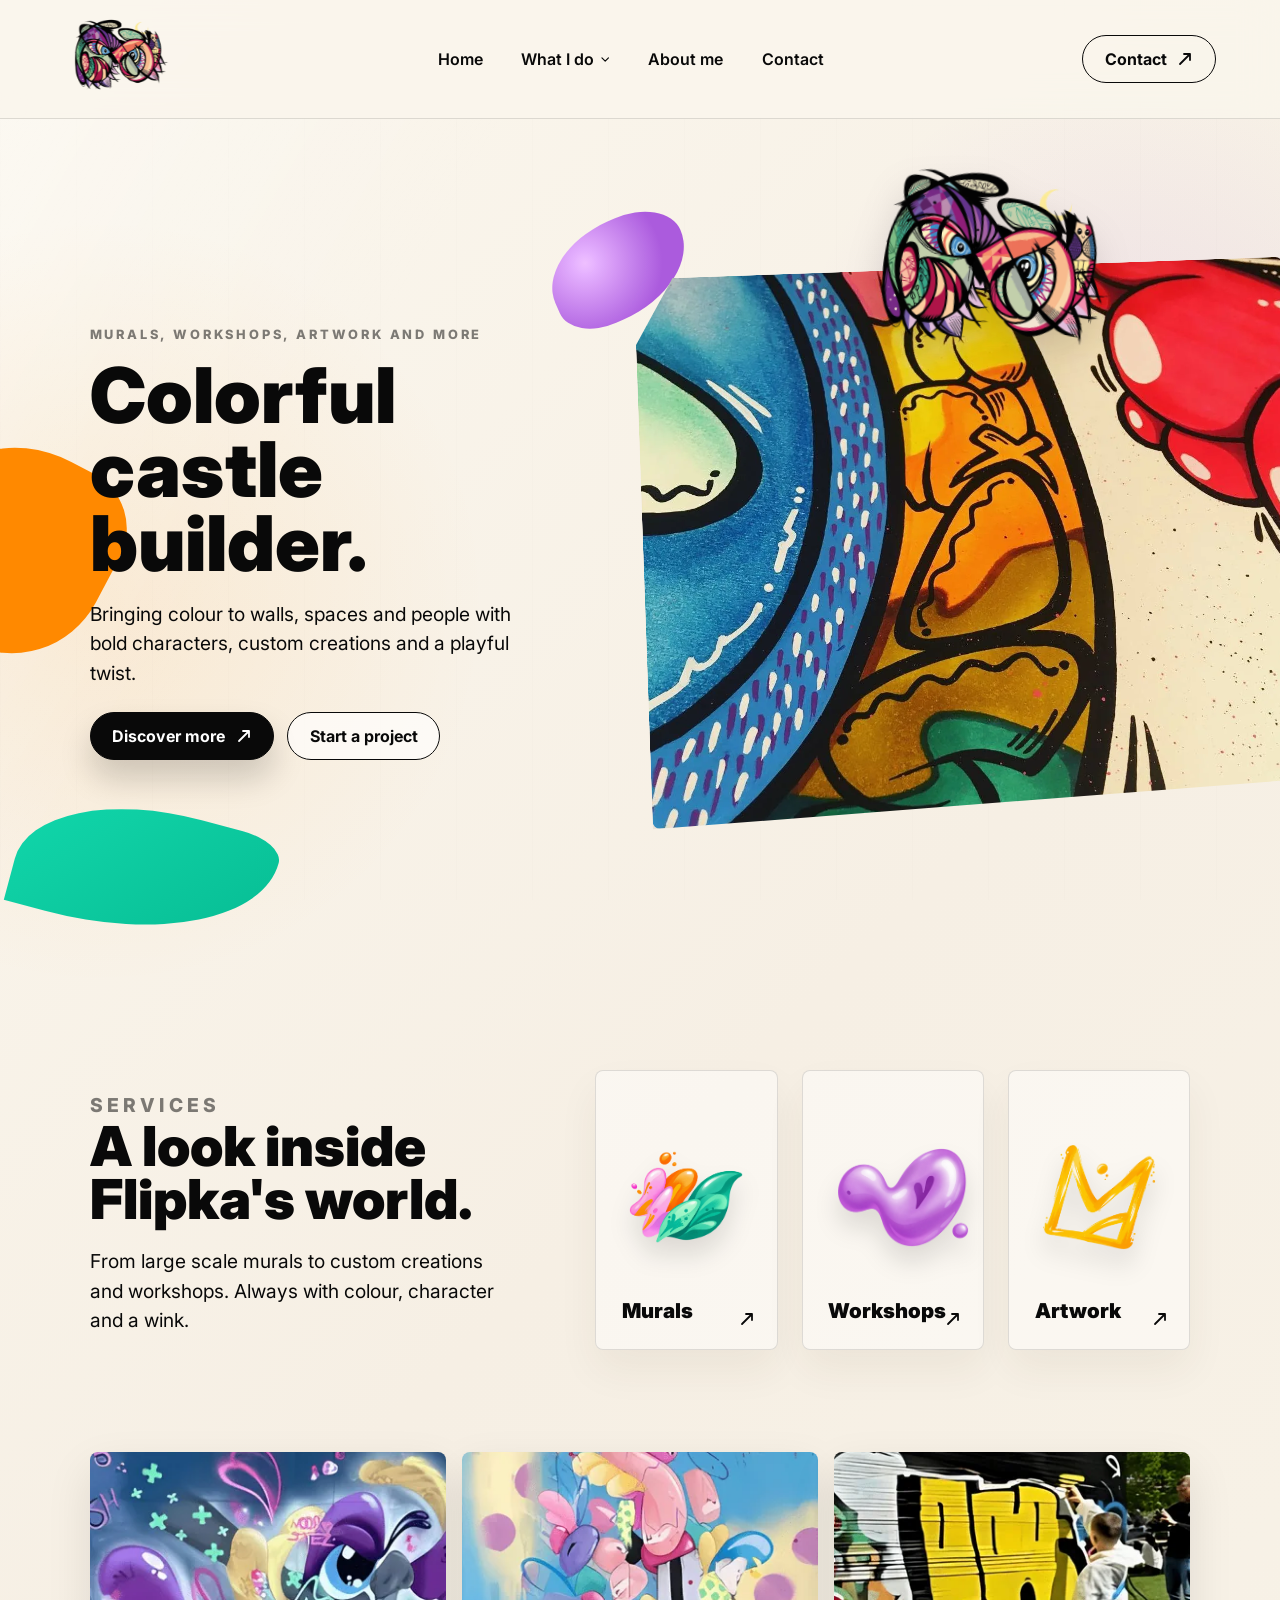
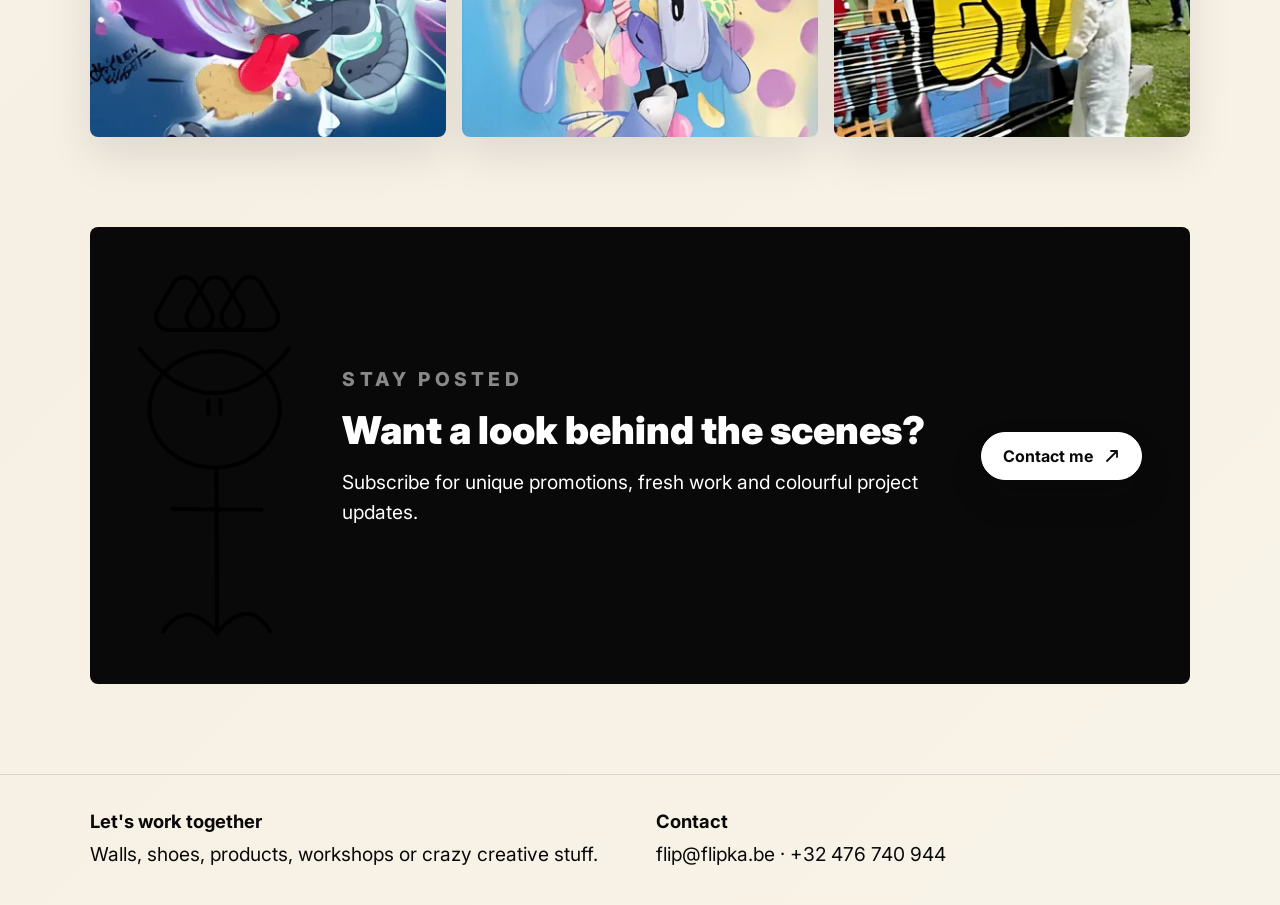
<file: index.html>
<!doctype html>
<html lang="en">
  <head>
    <meta charset="utf-8">
    <meta name="viewport" content="width=device-width, initial-scale=1">
    <title>Flipka | Colorful castle builder</title>
    <link rel="icon" type="image/png" href="assets/flipka-favicon.png">
    <meta name="description" content="Flipka redesign prototype for murals, workshops, artwork and playful custom creations.">
    <link rel="preconnect" href="https://fonts.googleapis.com">
    <link rel="preconnect" href="https://fonts.gstatic.com" crossorigin>
    <link href="https://fonts.googleapis.com/css2?family=Inter:wght@500;600;700;800;900&display=swap" rel="stylesheet">
    <link rel="stylesheet" href="styles.css?v=20261006-mobile-arrows-3">
  </head>
  <body>
    <header class="site-header">
      <a class="brand" href="index.html" aria-label="Flipka home">
        <img src="assets/optimized/flipka-logo-color.webp" alt="Flipka" decoding="async" fetchpriority="high">
      </a>
      <button class="menu-toggle" type="button" aria-label="Open navigation" aria-expanded="false">
        <span></span>
        <span></span>
      </button>
      <nav class="main-nav" aria-label="Primary navigation">
        <a href="index.html">Home</a>
        <div class="nav-dropdown">
          <button class="nav-dropdown-toggle" type="button" aria-expanded="false">
            What I do <svg class="chevron-icon" viewBox="0 0 16 16" aria-hidden="true"><path d="m3 6 5 5 5-5"></path></svg>
          </button>
          <div class="nav-dropdown-menu" hidden>
            <a href="murals.html">Murals</a>
            <a href="workshops.html">Workshops</a>
            <a href="artwork.html">Artwork</a>
            <a href="shoes.html">Shoes</a>
            <a href="on-demand.html">On demand</a>
          </div>
        </div>
        <a href="about-me.html?v=about-clean">About me</a>
        <a href="contact.html">Contact</a>
      </nav>
      <a class="header-cta" href="contact.html">Contact <svg class="arrow-icon" viewBox="0 0 16 16" aria-hidden="true"><path d="M3 13 L13 3 M7 3 L13 3 L13 9"></path></svg></a>
    </header>

    <main>
      <section class="hero" aria-labelledby="hero-title">
        <div class="paint paint-orange"></div>
        <div class="paint paint-purple"></div>
        <div class="paint paint-green"></div>
        <div class="hero-copy">
          <p class="eyebrow">Murals, workshops, artwork and more</p>
          <h1 id="hero-title">Colorful castle builder.</h1>
          <p class="hero-text">Bringing colour to walls, spaces and people with bold characters, custom creations and a playful twist.</p>
          <div class="hero-actions">
            <a class="button button-dark" href="#services">Discover more <svg class="arrow-icon" viewBox="0 0 16 16" aria-hidden="true"><path d="M3 13 L13 3 M7 3 L13 3 L13 9"></path></svg></a>
            <a class="button button-light" href="contact.html">Start a project</a>
          </div>
        </div>
        <div class="hero-stage" aria-label="Flipka mural preview">
          <img class="hero-photo" src="assets/optimized/hero-mural.webp" alt="Colorful Flipka mural" decoding="async" fetchpriority="high">
          <img class="hero-art" src="assets/optimized/flipka-artwork.webp" alt="" decoding="async" fetchpriority="high">
        </div>
      </section>

      <section id="services" class="services" aria-labelledby="services-title">
        <div class="section-intro">
          <p class="eyebrow">Services</p>
          <h2 id="services-title">A look inside Flipka's world.</h2>
          <p>From large scale murals to custom creations and workshops. Always with colour, character and a wink.</p>
        </div>
        <div class="service-grid">
          <a class="service-card" href="murals.html">
            <img class="card-art" src="assets/optimized/icon-murals-trim.webp" alt="" aria-hidden="true" decoding="async" fetchpriority="high">
            <span>Murals</span>
            <svg class="arrow-icon service-arrow" viewBox="0 0 16 16" aria-hidden="true"><path d="M3 13 L13 3 M7 3 L13 3 L13 9"></path></svg>
          </a>
          <a class="service-card" href="workshops.html">
            <img class="card-art" src="assets/optimized/icon-workshops-trim.webp" alt="" aria-hidden="true" decoding="async" fetchpriority="high">
            <span>Workshops</span>
            <svg class="arrow-icon service-arrow" viewBox="0 0 16 16" aria-hidden="true"><path d="M3 13 L13 3 M7 3 L13 3 L13 9"></path></svg>
          </a>
          <a class="service-card" href="artwork.html">
            <img class="card-art" src="assets/optimized/home-artwork-old.webp?v=20261012-home-artwork" alt="" aria-hidden="true" decoding="async" loading="lazy">
            <span>Artwork</span>
            <svg class="arrow-icon service-arrow" viewBox="0 0 16 16" aria-hidden="true"><path d="M3 13 L13 3 M7 3 L13 3 L13 9"></path></svg>
          </a>
        </div>
      </section>

      <section class="portfolio-strip" aria-label="Flipka work samples">
        <img src="assets/optimized/portfolio-1.webp" alt="Flipka colorful artwork sample" decoding="async" loading="lazy">
        <img src="assets/optimized/portfolio-2.webp" alt="Flipka colorful artwork sample" decoding="async" loading="lazy">
        <img src="assets/optimized/portfolio-3.webp" alt="Flipka colorful artwork sample" decoding="async" loading="lazy">
      </section>

      <section class="newsletter" aria-labelledby="newsletter-title">
        <img src="assets/optimized/flipka-character.webp" alt="" decoding="async" loading="lazy">
        <div>
          <p class="eyebrow">Stay posted</p>
          <h2 id="newsletter-title">Want a look behind the scenes?</h2>
          <p>Subscribe for unique promotions, fresh work and colourful project updates.</p>
        </div>
        <a class="button button-dark" href="contact.html">Contact me <svg class="arrow-icon" viewBox="0 0 16 16" aria-hidden="true"><path d="M3 13 L13 3 M7 3 L13 3 L13 9"></path></svg></a>
      </section>
    </main>

    <footer class="site-footer">
      <div>
        <strong>Let's work together</strong>
        <p>Walls, shoes, products, workshops or crazy creative stuff.</p>
      </div>
      <div>
        <strong>Contact</strong>
        <p><a href="mailto:flip@flipka.be">flip@flipka.be</a> · +32 476 740 944</p>
      </div>
    </footer>

    <script src="script.js?v=20261005-dropdown-hidden"></script>
  </body>
</html>
</file>
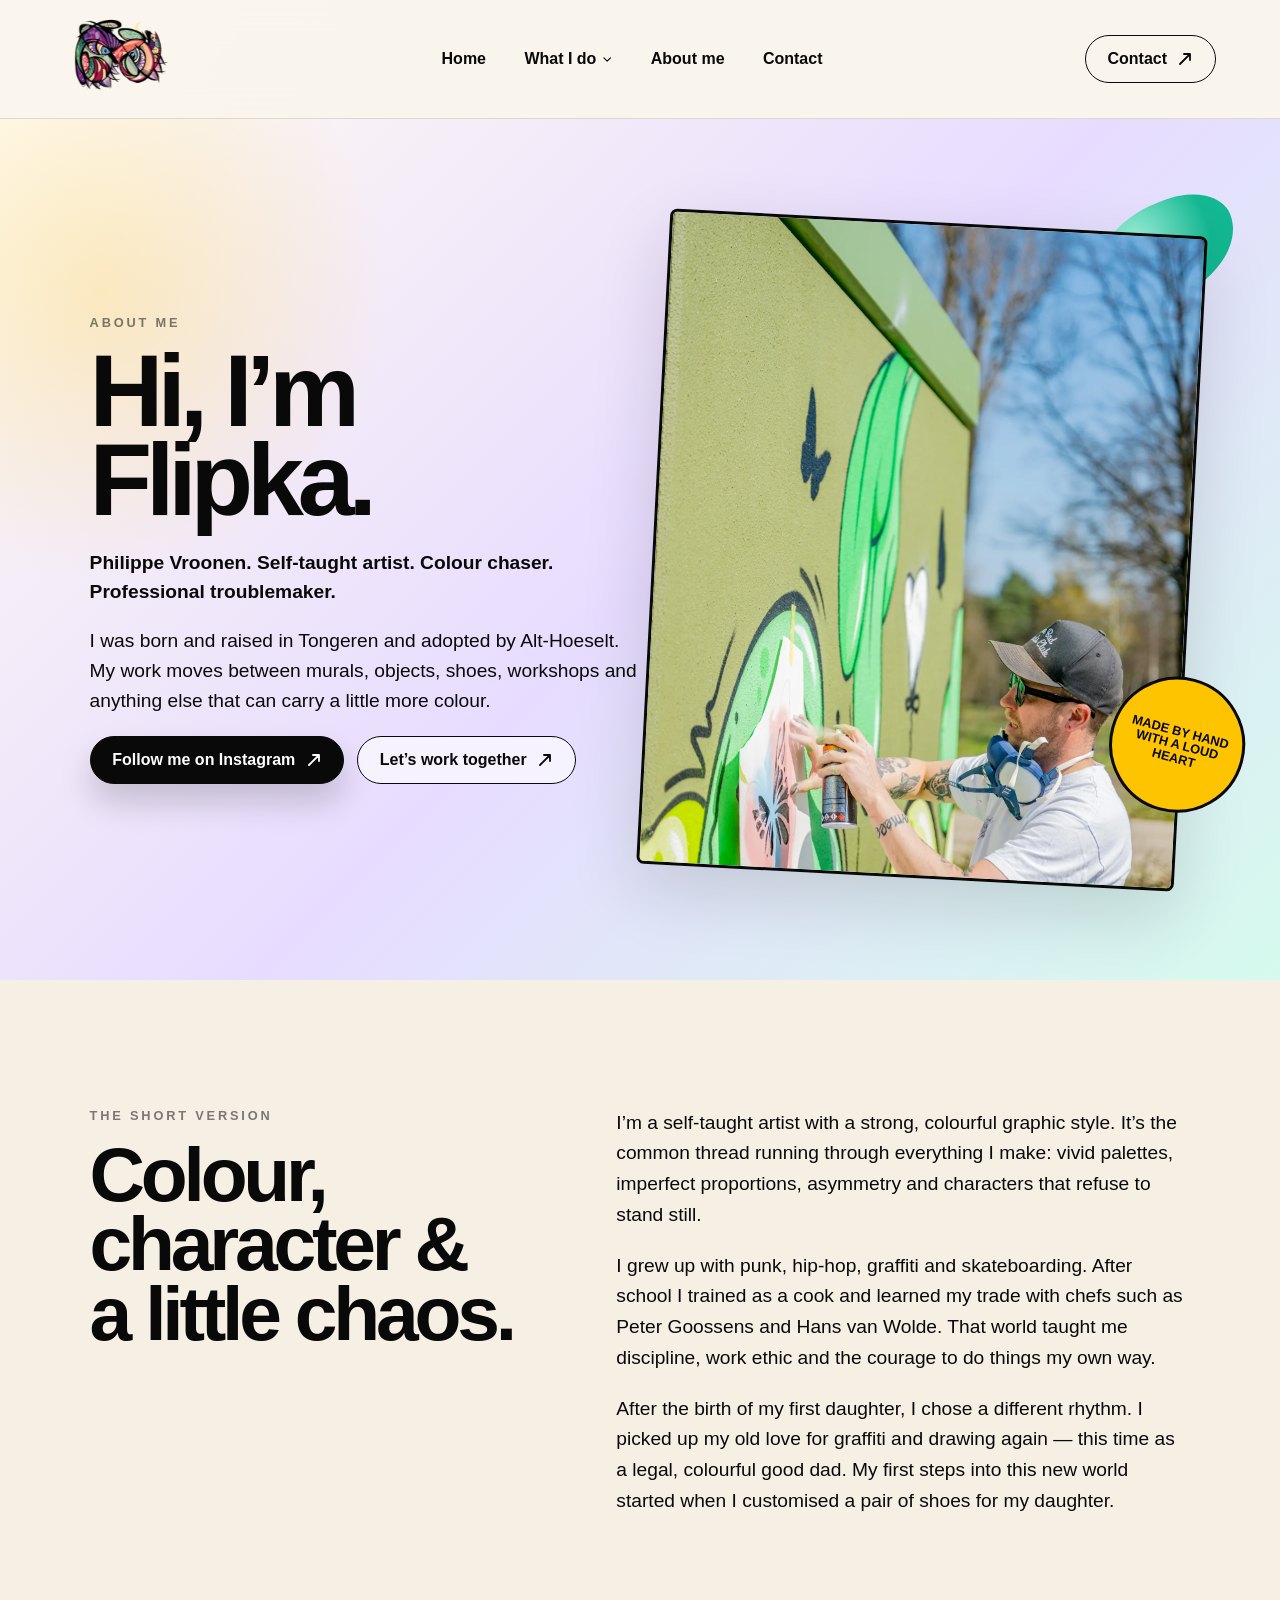
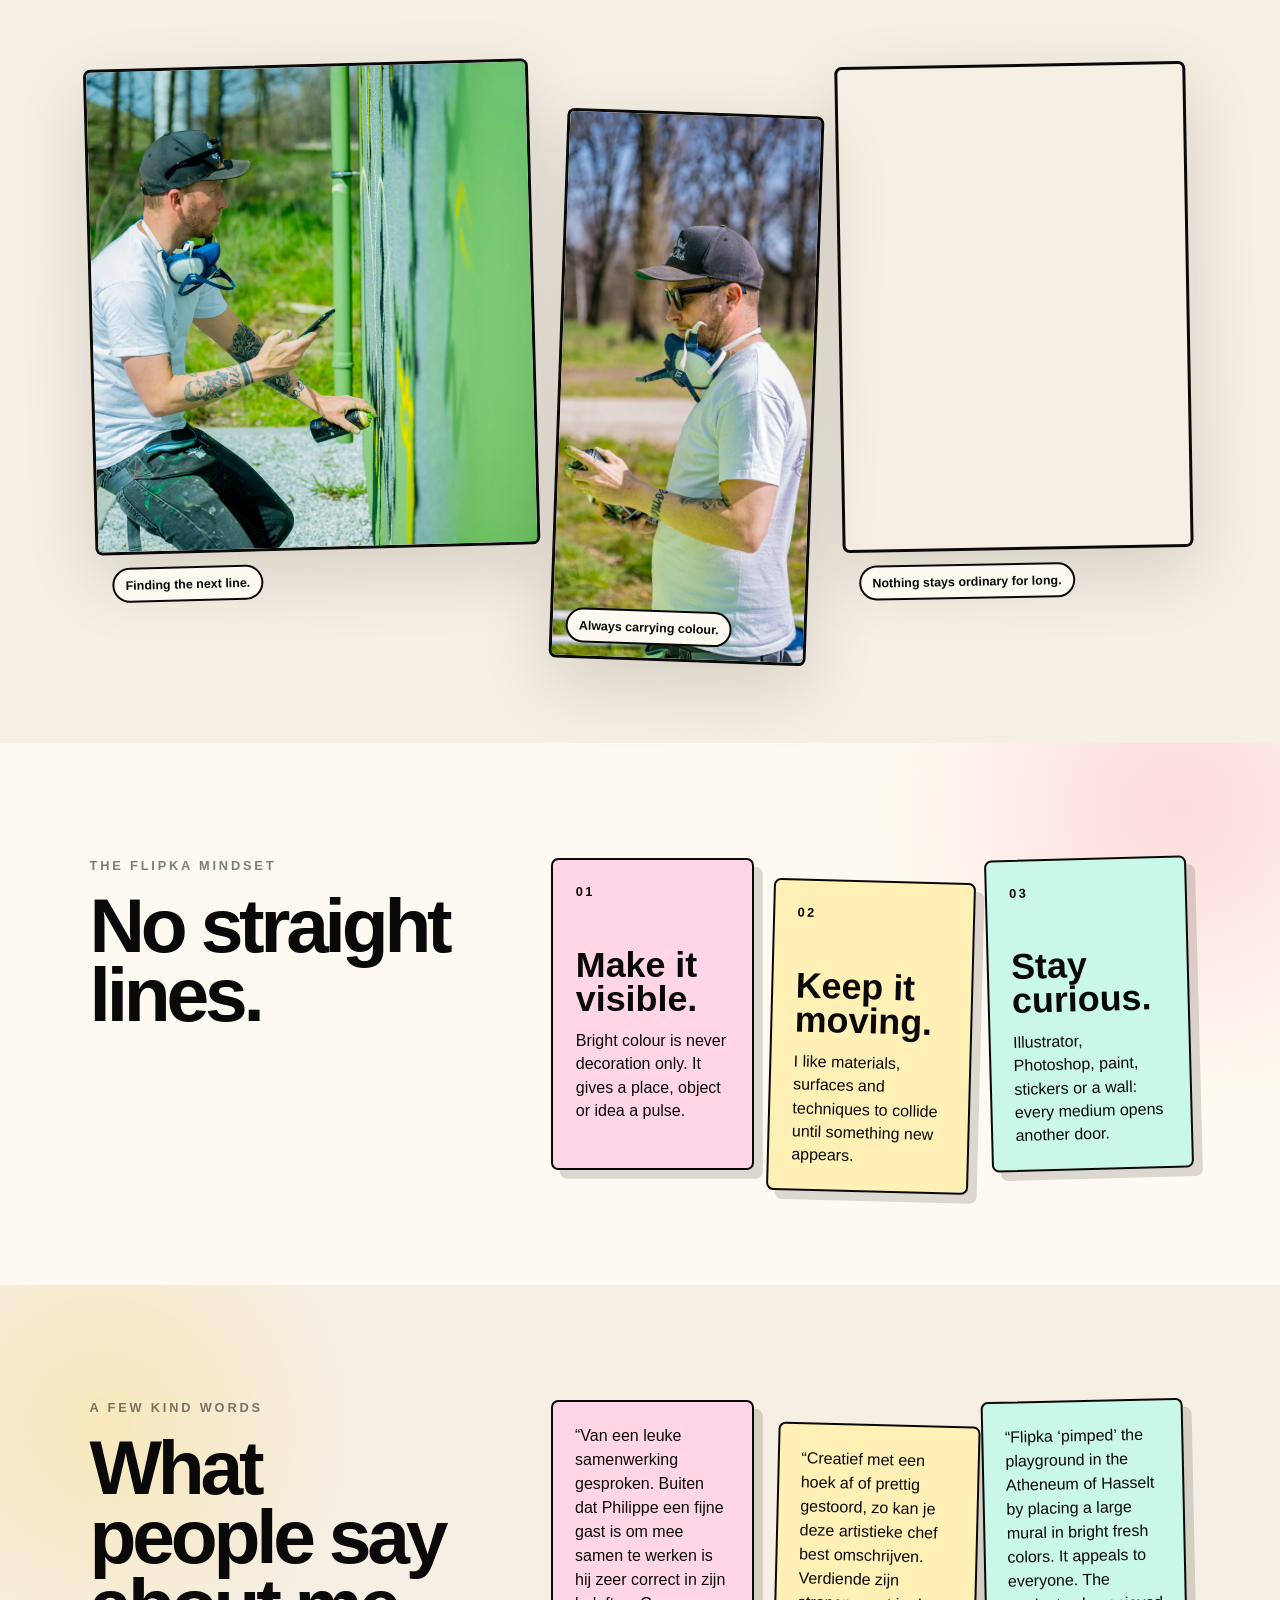
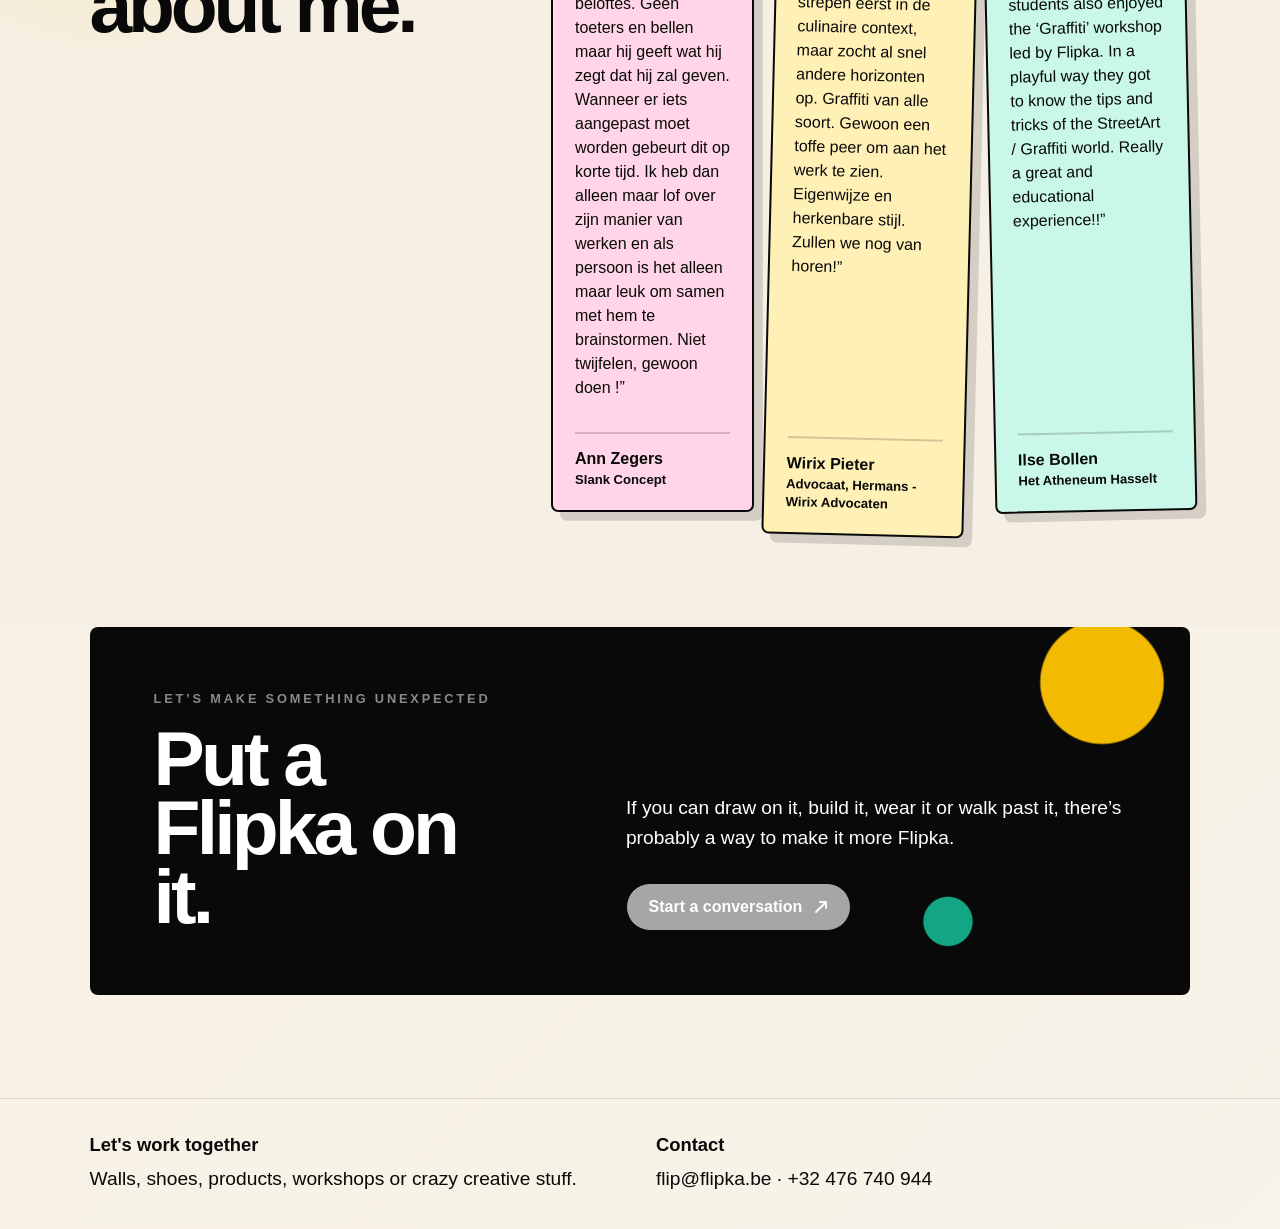
<file: about-me.html>
<!doctype html>
<html lang="en">
  <head>
    <meta charset="utf-8">
    <meta name="viewport" content="width=device-width, initial-scale=1">
    <title>About me | Flipka</title>
    <link rel="icon" type="image/png" href="assets/flipka-favicon.png">
    <link rel="stylesheet" href="styles.css?v=20261012-media-1">
  </head>
  <body>
    <header class="site-header">
      <a class="brand" href="index.html" aria-label="Flipka home">
        <img src="assets/optimized/flipka-logo-color.webp" alt="Flipka" decoding="async" fetchpriority="high">
      </a>
      <button class="menu-toggle" type="button" aria-label="Open navigation" aria-expanded="false">
        <span></span>
        <span></span>
      </button>
      <nav class="main-nav" aria-label="Primary navigation">
        <a href="index.html">Home</a>
        <div class="nav-dropdown">
          <button class="nav-dropdown-toggle" type="button" aria-expanded="false">
            What I do <svg class="chevron-icon" viewBox="0 0 16 16" aria-hidden="true"><path d="m3 6 5 5 5-5"></path></svg>
          </button>
          <div class="nav-dropdown-menu" hidden>
            <a href="murals.html">Murals</a>
            <a href="workshops.html">Workshops</a>
            <a href="artwork.html">Artwork</a>
            <a href="shoes.html">Shoes</a>
            <a href="on-demand.html">On demand</a>
          </div>
        </div>
        <a href="about-me.html">About me</a>
        <a href="contact.html">Contact</a>
      </nav>
      <a class="header-cta" href="contact.html">Contact <svg class="arrow-icon" viewBox="0 0 16 16" aria-hidden="true"><path d="M3 13 L13 3 M7 3 L13 3 L13 9"></path></svg></a>
    </header>

    <main class="about-page">
      <section class="about-hero" aria-labelledby="about-title">
        <div class="about-hero-copy">
          <p class="eyebrow">About me</p>
          <h1 id="about-title">Hi, I’m Flipka.</h1>
          <p class="about-hero-lead">Philippe Vroonen. Self-taught artist. Colour chaser. Professional troublemaker.</p>
          <p>I was born and raised in Tongeren and adopted by Alt-Hoeselt. My work moves between murals, objects, shoes, workshops and anything else that can carry a little more colour.</p>
          <div class="about-hero-actions">
            <a class="button button-dark" href="https://www.instagram.com/Flipvroonen/" target="_blank" rel="noreferrer">Follow me on Instagram <svg class="arrow-icon" viewBox="0 0 16 16" aria-hidden="true"><path d="M3 13 L13 3 M7 3 L13 3 L13 9"></path></svg></a>
            <a class="button button-light" href="contact.html">Let’s work together <svg class="arrow-icon" viewBox="0 0 16 16" aria-hidden="true"><path d="M3 13 L13 3 M7 3 L13 3 L13 9"></path></svg></a>
          </div>
        </div>
        <figure class="about-hero-image">
          <img src="assets/optimized/about-mural-spray.webp" alt="Flipka painting a colourful mural outdoors" decoding="async" loading="eager" fetchpriority="high">
          <span class="about-hero-sticker">made by hand<br>with a loud heart</span>
        </figure>
      </section>

      <section class="about-story" aria-labelledby="about-story-title">
        <div class="about-story-heading">
          <p class="eyebrow">The short version</p>
          <h2 id="about-story-title">Colour, character &amp; a little chaos.</h2>
        </div>
        <div class="about-story-copy">
          <p>I’m a self-taught artist with a strong, colourful graphic style. It’s the common thread running through everything I make: vivid palettes, imperfect proportions, asymmetry and characters that refuse to stand still.</p>
          <p>I grew up with punk, hip-hop, graffiti and skateboarding. After school I trained as a cook and learned my trade with chefs such as Peter Goossens and Hans van Wolde. That world taught me discipline, work ethic and the courage to do things my own way.</p>
          <p>After the birth of my first daughter, I chose a different rhythm. I picked up my old love for graffiti and drawing again — this time as a legal, colourful good dad. My first steps into this new world started when I customised a pair of shoes for my daughter.</p>
        </div>
      </section>

      <section class="about-photo-grid" aria-label="Flipka at work">
        <figure class="about-photo about-photo-detail">
          <img src="assets/optimized/about-mural-detail.webp" alt="Flipka working on a green mural" decoding="async" loading="lazy">
          <figcaption>Finding the next line.</figcaption>
        </figure>
        <figure class="about-photo about-photo-portrait">
          <img src="assets/optimized/about-flipka-portrait.webp" alt="Portrait of Flipka with spray paint" decoding="async" loading="lazy">
          <figcaption>Always carrying colour.</figcaption>
        </figure>
        <figure class="about-photo about-photo-skateboards">
          <img src="assets/optimized/about-skateboards.webp" alt="Flipka checking a colourful skateboard installation" decoding="async" loading="lazy">
          <figcaption>Nothing stays ordinary for long.</figcaption>
        </figure>
      </section>

      <section class="about-principles" aria-labelledby="about-principles-title">
        <div class="about-principles-intro">
          <p class="eyebrow">The Flipka mindset</p>
          <h2 id="about-principles-title">No straight lines.</h2>
        </div>
        <div class="about-principle-grid">
          <article class="about-principle about-principle-pink">
            <span>01</span>
            <h3>Make it visible.</h3>
            <p>Bright colour is never decoration only. It gives a place, object or idea a pulse.</p>
          </article>
          <article class="about-principle about-principle-yellow">
            <span>02</span>
            <h3>Keep it moving.</h3>
            <p>I like materials, surfaces and techniques to collide until something new appears.</p>
          </article>
          <article class="about-principle about-principle-green">
            <span>03</span>
            <h3>Stay curious.</h3>
            <p>Illustrator, Photoshop, paint, stickers or a wall: every medium opens another door.</p>
          </article>
        </div>
      </section>

      <section class="about-reviews" aria-labelledby="about-reviews-title">
        <div class="about-reviews-intro">
          <p class="eyebrow">A few kind words</p>
          <h2 id="about-reviews-title">What people say about me.</h2>
        </div>
        <div class="about-review-grid">
          <article class="about-review about-review-pink">
            <blockquote>“Van een leuke samenwerking gesproken. Buiten dat Philippe een fijne gast is om mee samen te werken is hij zeer correct in zijn beloftes. Geen toeters en bellen maar hij geeft wat hij zegt dat hij zal geven. Wanneer er iets aangepast moet worden gebeurt dit op korte tijd. Ik heb dan alleen maar lof over zijn manier van werken en als persoon is het alleen maar leuk om samen met hem te brainstormen. Niet twijfelen, gewoon doen !”</blockquote>
            <footer><strong>Ann Zegers</strong><span>Slank Concept</span></footer>
          </article>
          <article class="about-review about-review-yellow">
            <blockquote>“Creatief met een hoek af of prettig gestoord, zo kan je deze artistieke chef best omschrijven. Verdiende zijn strepen eerst in de culinaire context, maar zocht al snel andere horizonten op. Graffiti van alle soort. Gewoon een toffe peer om aan het werk te zien. Eigenwijze en herkenbare stijl. Zullen we nog van horen!”</blockquote>
            <footer><strong>Wirix Pieter</strong><span>Advocaat, Hermans - Wirix Advocaten</span></footer>
          </article>
          <article class="about-review about-review-green">
            <blockquote>“Flipka ‘pimped’ the playground in the Atheneum of Hasselt by placing a large mural in bright fresh colors. It appeals to everyone. The students also enjoyed the ‘Graffiti’ workshop led by Flipka. In a playful way they got to know the tips and tricks of the StreetArt / Graffiti world. Really a great and educational experience!!”</blockquote>
            <footer><strong>Ilse Bollen</strong><span>Het Atheneum Hasselt</span></footer>
          </article>
        </div>
      </section>

      <section class="about-cta" aria-labelledby="about-cta-title">
        <div>
          <p class="eyebrow">Let’s make something unexpected</p>
          <h2 id="about-cta-title">Put a Flipka on it.</h2>
        </div>
        <div class="about-cta-copy">
          <p>If you can draw on it, build it, wear it or walk past it, there’s probably a way to make it more Flipka.</p>
          <a class="button button-light" href="contact.html">Start a conversation <svg class="arrow-icon" viewBox="0 0 16 16" aria-hidden="true"><path d="M3 13 L13 3 M7 3 L13 3 L13 9"></path></svg></a>
        </div>
      </section>
    </main>

    <footer class="site-footer">
      <div>
        <strong>Let's work together</strong>
        <p>Walls, shoes, products, workshops or crazy creative stuff.</p>
      </div>
      <div>
        <strong>Contact</strong>
        <p><a href="mailto:flip@flipka.be">flip@flipka.be</a> · +32 476 740 944</p>
      </div>
    </footer>

    <script src="script.js?v=20261005-dropdown-hidden"></script>
  </body>
</html>
</file>
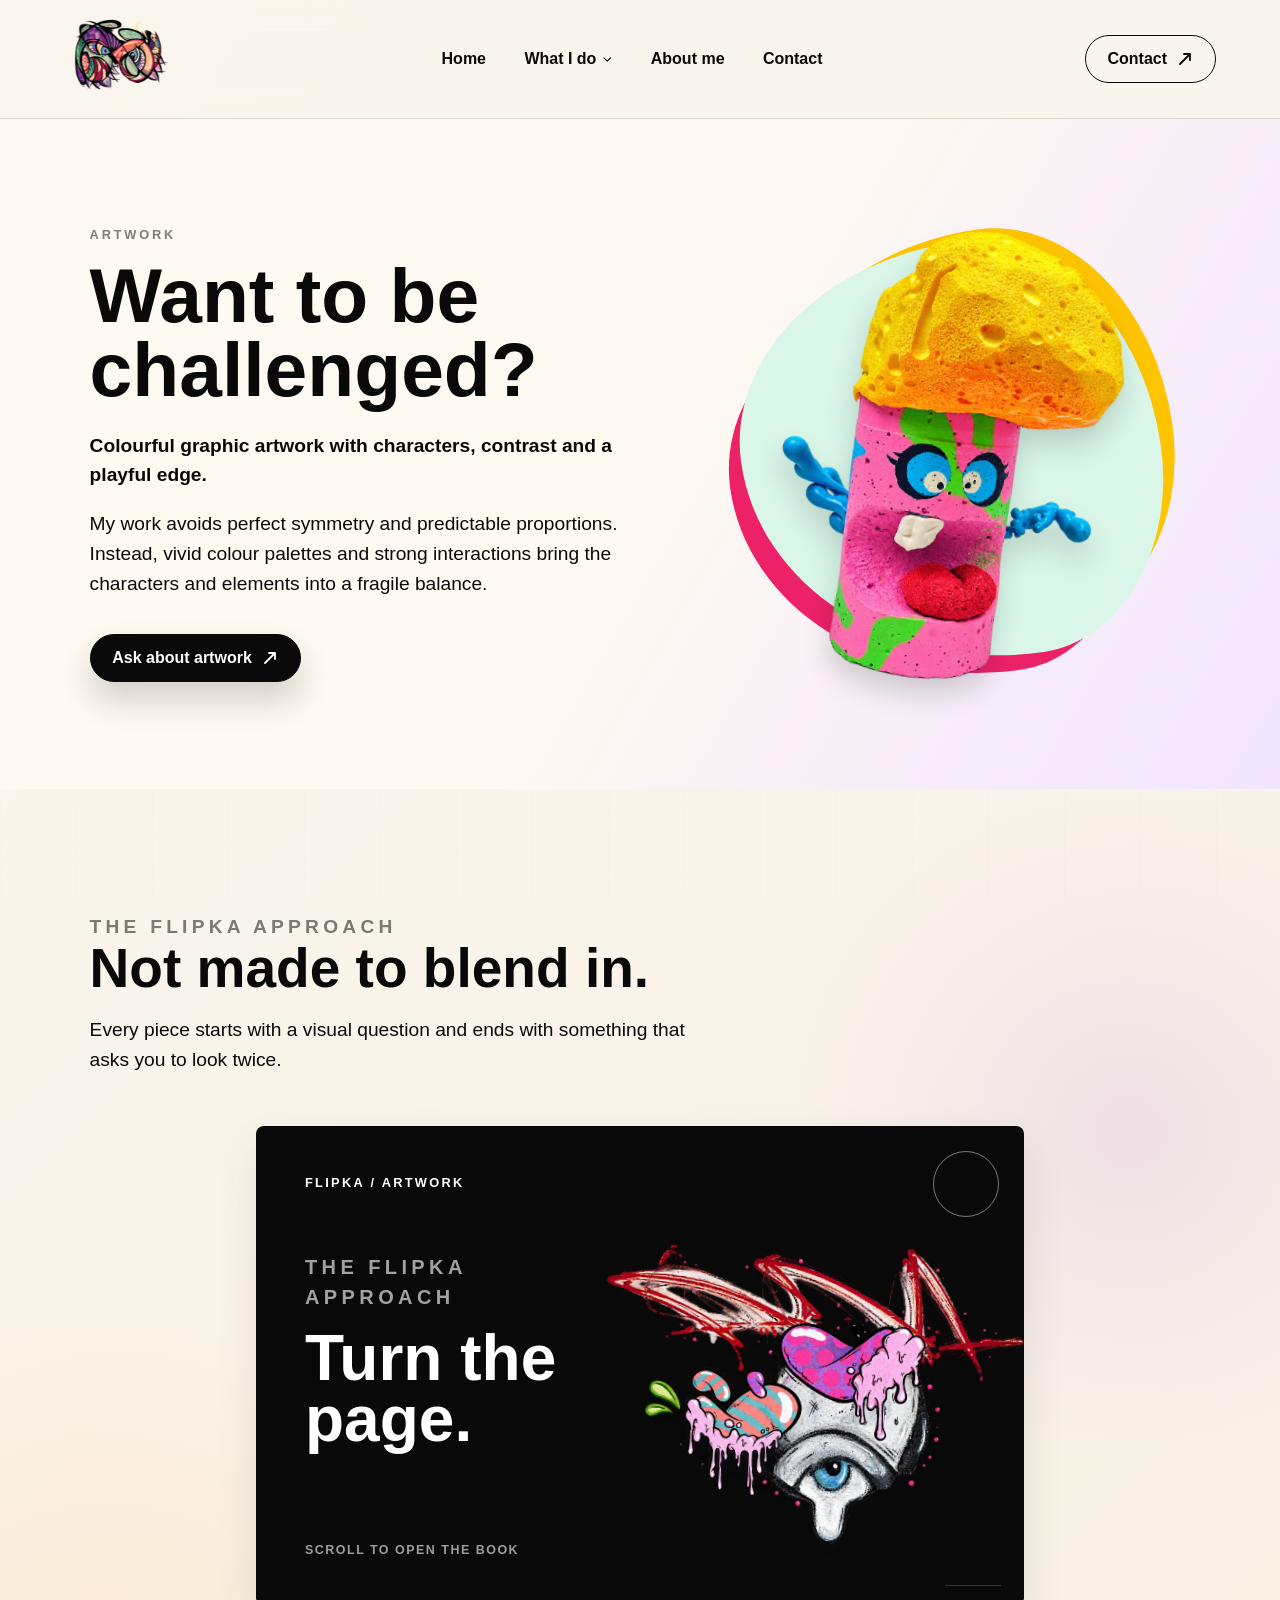
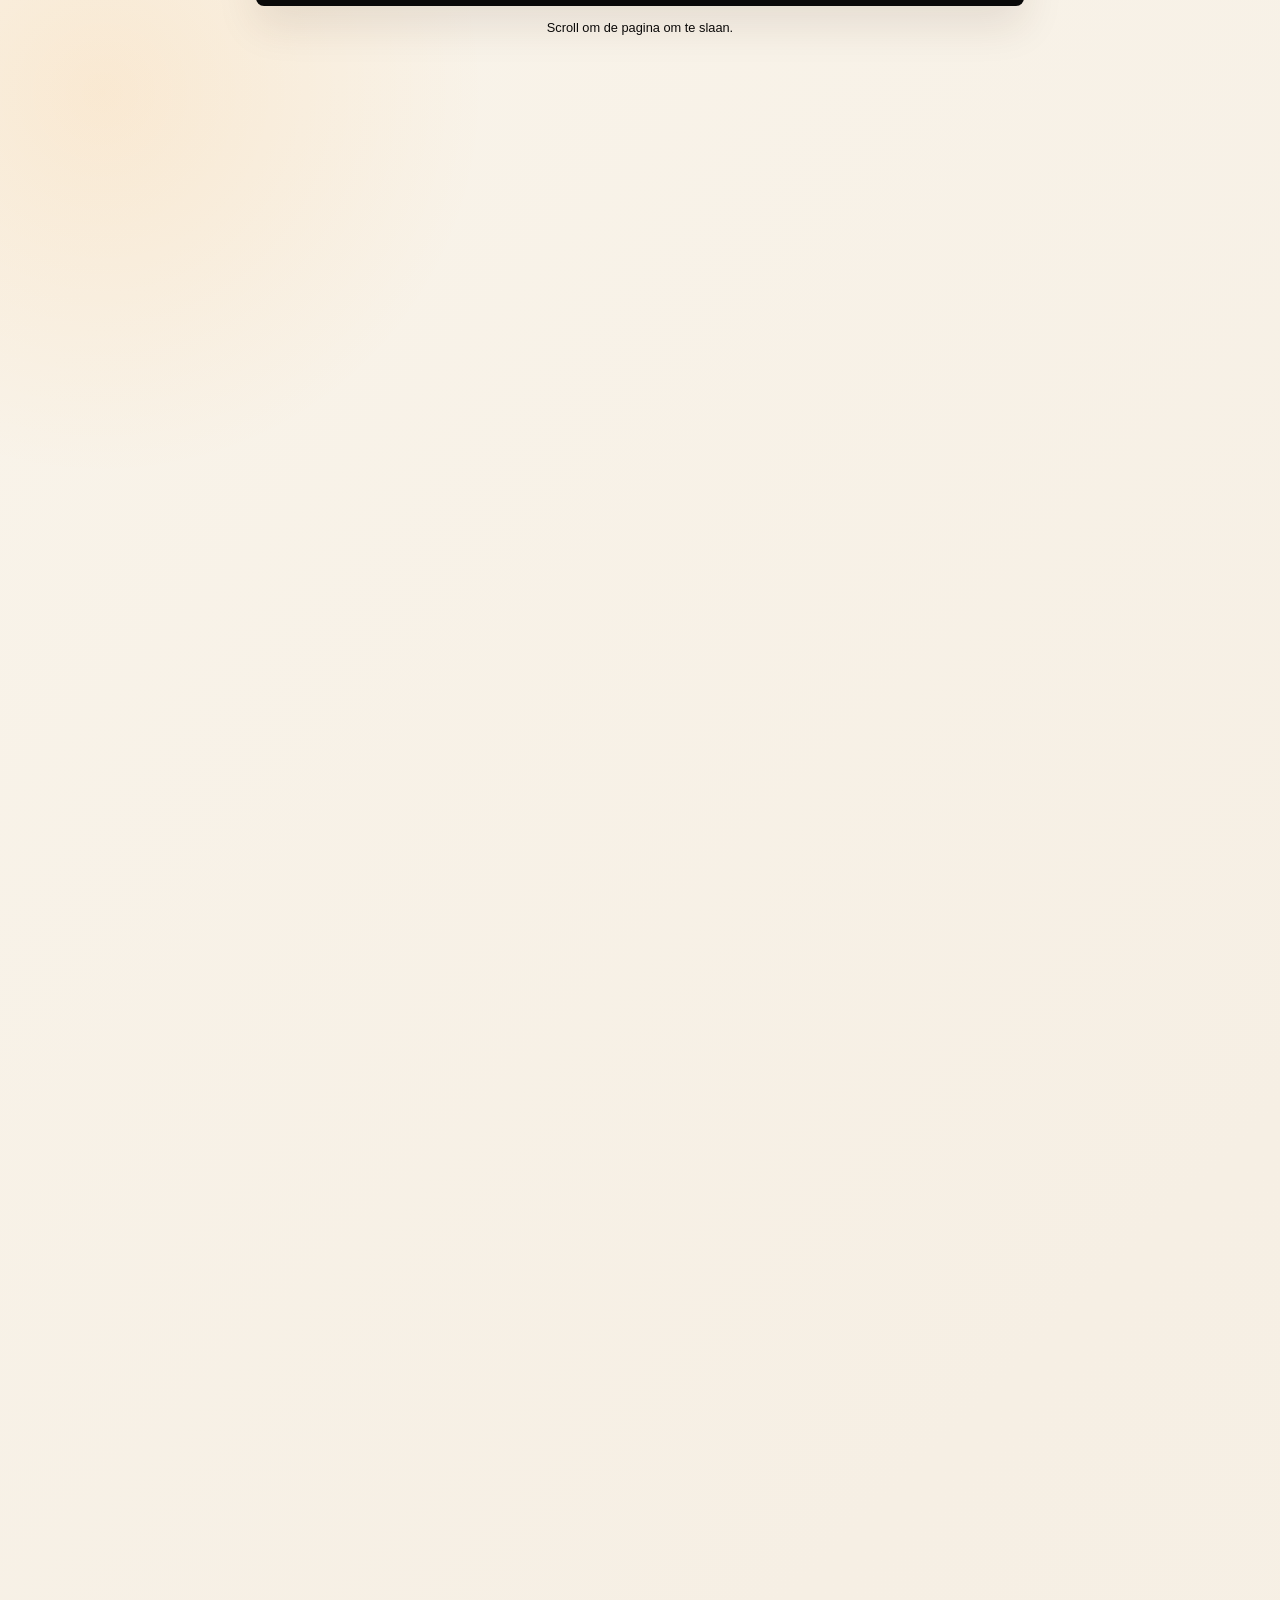
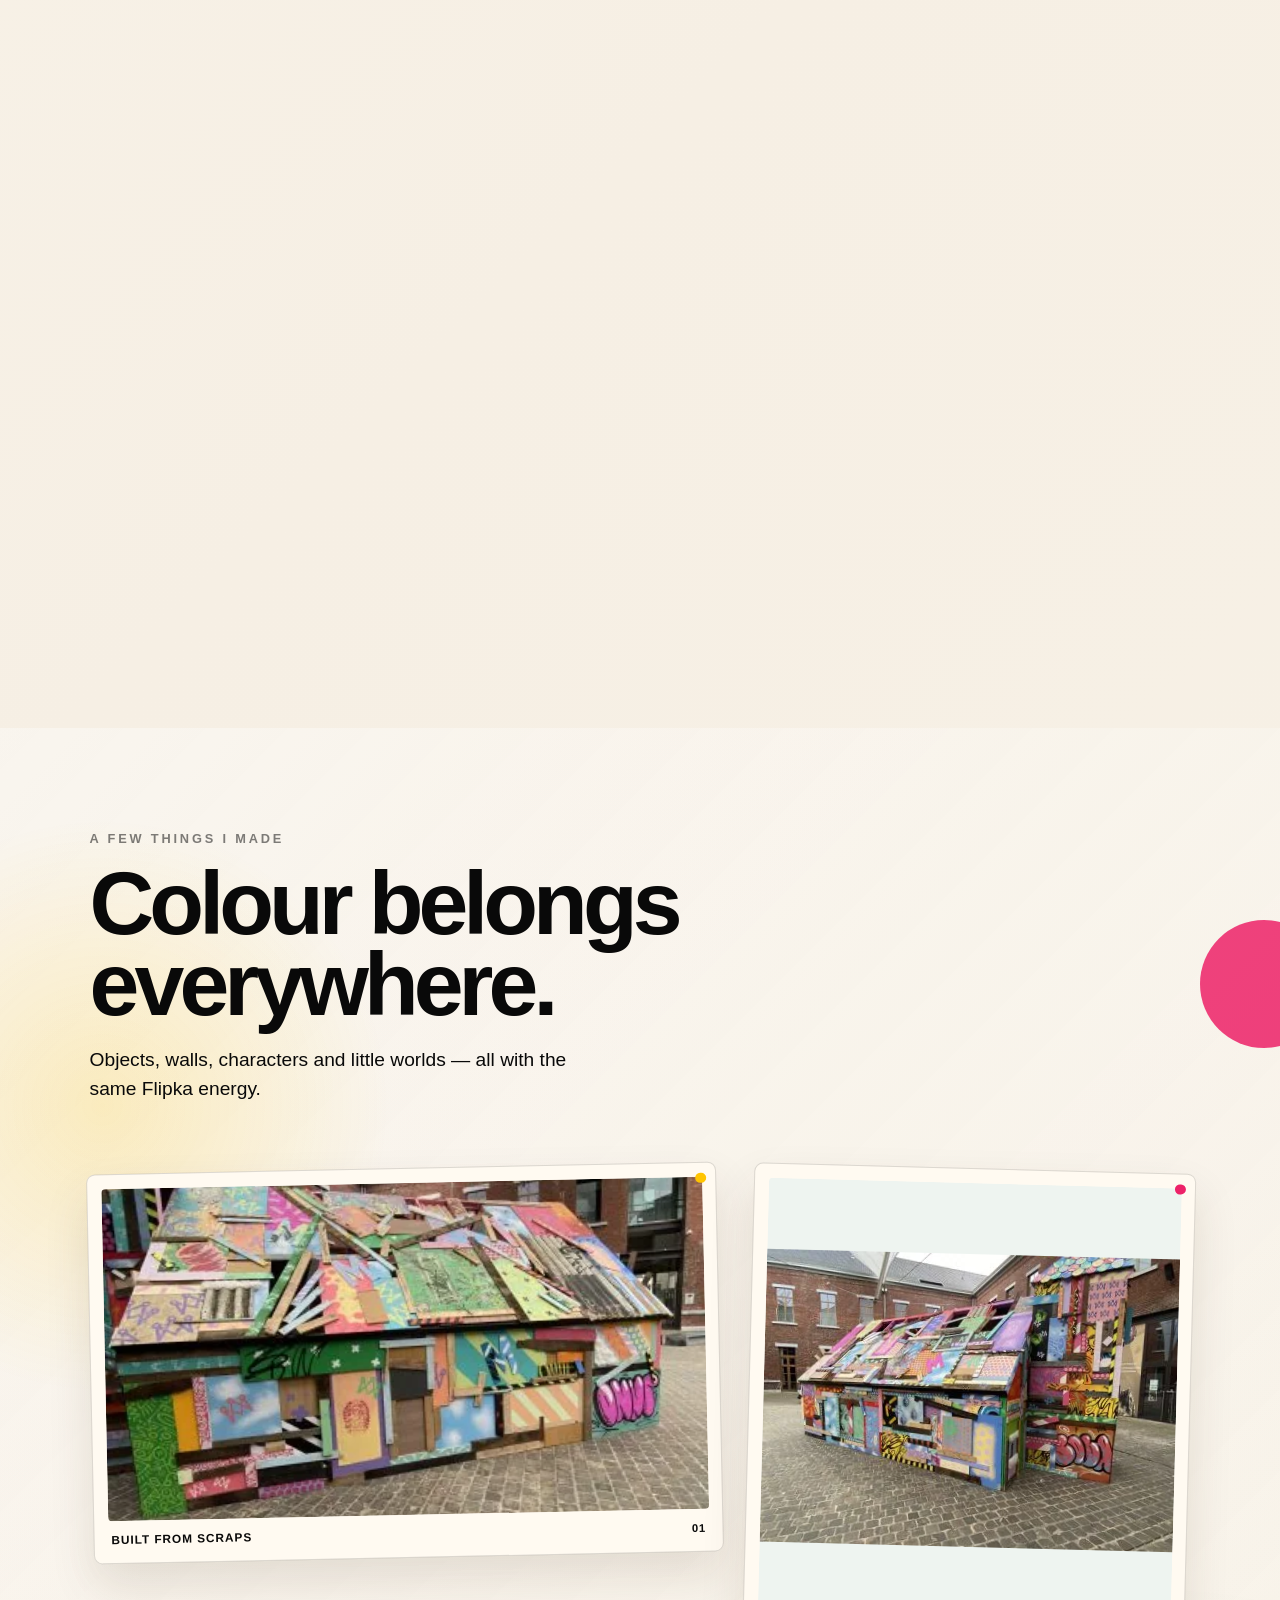
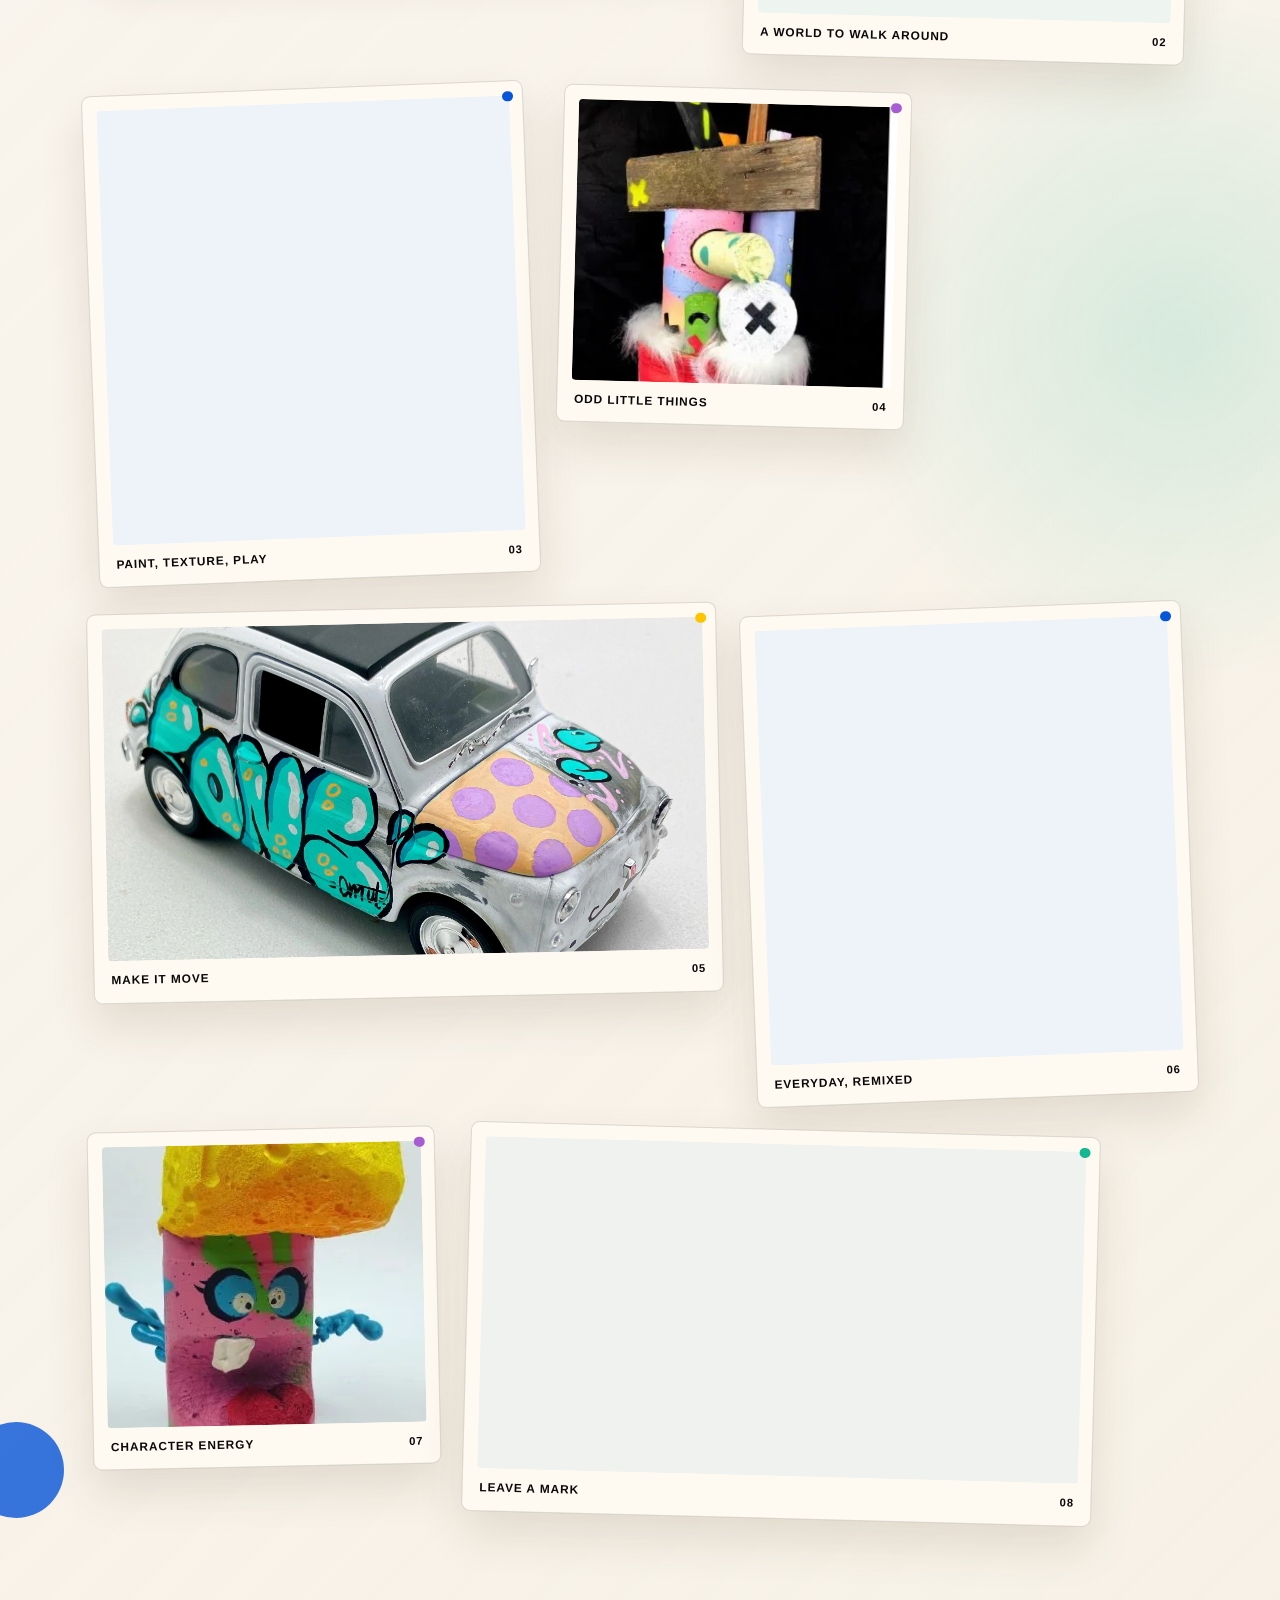
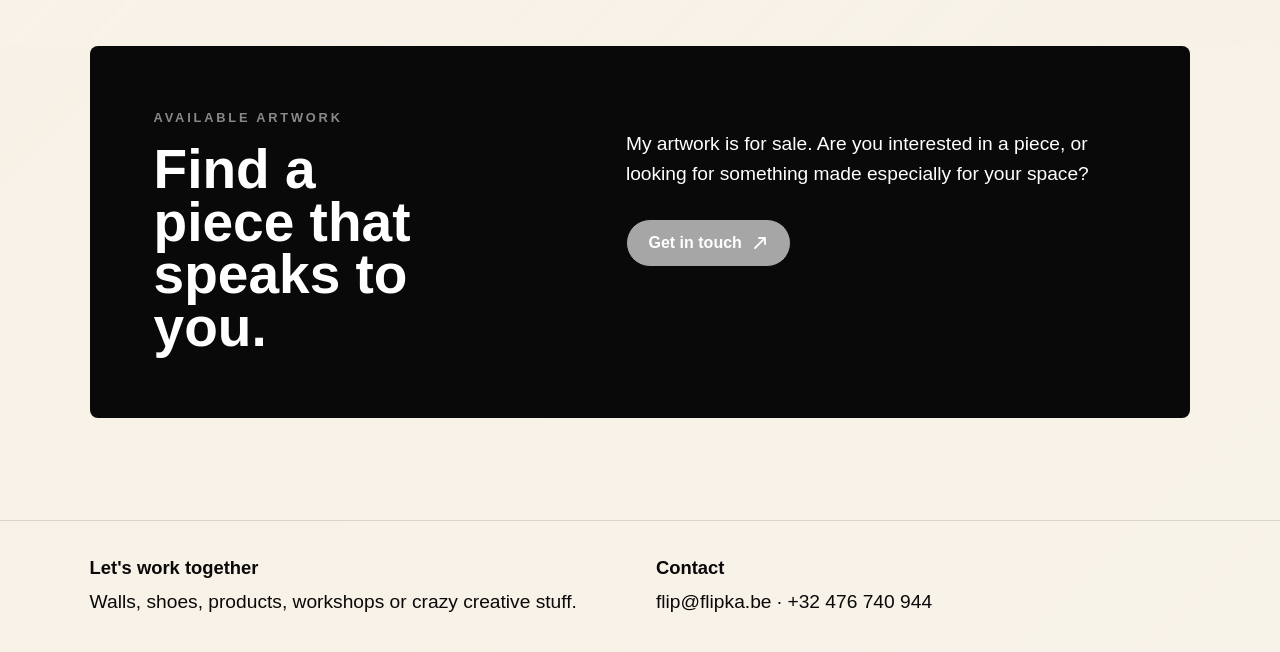
<file: artwork.html>
<!doctype html>
<html lang="en">
  <head>
    <meta charset="utf-8">
    <meta name="viewport" content="width=device-width, initial-scale=1">
    <title>Artwork | Flipka</title>
    <link rel="icon" type="image/png" href="assets/flipka-favicon.png">
    <link rel="stylesheet" href="styles.css?v=20261012-artwork-gallery-1">
  </head>
  <body>
    <header class="site-header">
      <a class="brand" href="index.html" aria-label="Flipka home">
        <img src="assets/optimized/flipka-logo-color.webp" alt="Flipka" decoding="async" fetchpriority="high">
      </a>
      <button class="menu-toggle" type="button" aria-label="Open navigation" aria-expanded="false">
        <span></span>
        <span></span>
      </button>
      <nav class="main-nav" aria-label="Primary navigation">
        <a href="index.html">Home</a>
        <div class="nav-dropdown">
          <button class="nav-dropdown-toggle" type="button" aria-expanded="false">
            What I do <svg class="chevron-icon" viewBox="0 0 16 16" aria-hidden="true"><path d="m3 6 5 5 5-5"></path></svg>
          </button>
          <div class="nav-dropdown-menu" hidden>
            <a href="murals.html">Murals</a>
            <a href="workshops.html">Workshops</a>
            <a href="artwork.html">Artwork</a>
            <a href="shoes.html">Shoes</a>
            <a href="on-demand.html">On demand</a>
          </div>
        </div>
        <a href="about-me.html?v=about-clean">About me</a>
        <a href="contact.html">Contact</a>
      </nav>
      <a class="header-cta" href="contact.html">Contact <svg class="arrow-icon" viewBox="0 0 16 16" aria-hidden="true"><path d="M3 13 L13 3 M7 3 L13 3 L13 9"></path></svg></a>
    </header>

    <main class="artwork-page">
      <section class="artwork-hero" aria-labelledby="artwork-title">
        <div class="artwork-hero-copy">
          <p class="eyebrow">Artwork</p>
          <h1 id="artwork-title">Want to be challenged?</h1>
          <p class="artwork-lead">Colourful graphic artwork with characters, contrast and a playful edge.</p>
          <p>My work avoids perfect symmetry and predictable proportions. Instead, vivid colour palettes and strong interactions bring the characters and elements into a fragile balance.</p>
          <a class="button button-dark" href="contact.html">Ask about artwork <svg class="arrow-icon" viewBox="0 0 16 16" aria-hidden="true"><path d="M3 13 L13 3 M7 3 L13 3 L13 9"></path></svg></a>
        </div>
        <div class="artwork-hero-art" aria-hidden="true">
          <div class="artwork-hero-shape"></div>
          <img src="assets/optimized/icon-artwork-trim.webp?v=20261012-character" alt="" decoding="async" fetchpriority="high">
        </div>
      </section>

      <section class="artwork-principles" aria-labelledby="principles-title">
        <div class="section-intro">
          <p class="eyebrow">The Flipka approach</p>
          <h2 id="principles-title">Not made to blend in.</h2>
          <p>Every piece starts with a visual question and ends with something that asks you to look twice.</p>
        </div>
        <div class="artwork-flipbook-scroll" data-flipbook-scroll>
          <div class="artwork-flipbook" data-flipbook>
            <div class="artwork-book" aria-live="polite">
              <article class="artwork-book-page artwork-book-cover" data-page="0">
                <span>FLIPKA / ARTWORK</span>
                <div>
                  <p class="eyebrow">The Flipka approach</p>
                  <h3>Turn the page.</h3>
                </div>
                <small>Scroll to open the book</small>
                <img class="artwork-book-page-art" src="assets/optimized/artwork-book-cover.webp?v=20261012-book-art" alt="" decoding="async" loading="lazy">
              </article>
              <article class="artwork-book-page artwork-principle-pink" data-page="1">
                <span>01</span>
                <h3>Bold colour</h3>
                <p>Vivid palettes that keep the energy moving through every detail.</p>
                <small>Scroll to turn the page</small>
                <img class="artwork-book-page-art" src="assets/optimized/artwork-book-bold.webp?v=20261012-book-art" alt="" decoding="async" loading="lazy">
              </article>
              <article class="artwork-book-page artwork-principle-green" data-page="2">
                <span>02</span>
                <h3>Unbalanced on purpose</h3>
                <p>Asymmetry, unexpected proportions and characters with their own rhythm.</p>
                <small>Scroll to turn the page</small>
                <img class="artwork-book-page-art" src="assets/optimized/artwork-book-unbalanced.webp?v=20261012-book-art" alt="" decoding="async" loading="lazy">
              </article>
              <article class="artwork-book-page artwork-principle-purple" data-page="3">
                <span>03</span>
                <h3>Made to connect</h3>
                <p>Strong interactions between shapes, messages and the people who see them.</p>
                <small>End of the book</small>
              </article>
            </div>
            <p class="artwork-flipbook-hint">Scroll om de pagina om te slaan.</p>
          </div>
        </div>
      </section>

      <section class="artwork-gallery" aria-labelledby="artwork-gallery-title">
        <div class="artwork-gallery-intro">
          <p class="eyebrow">A few things I made</p>
          <h2 id="artwork-gallery-title">Colour belongs everywhere.</h2>
          <p>Objects, walls, characters and little worlds — all with the same Flipka energy.</p>
        </div>
        <div class="artwork-gallery-grid">
          <figure class="artwork-gallery-card artwork-gallery-card-wide artwork-gallery-card-house">
            <img src="assets/optimized/artwork-gallery-01.webp?v=20261012-gallery" alt="Colourful handmade art house viewed from the front" loading="lazy" decoding="async">
            <figcaption><span>Built from scraps</span><strong>01</strong></figcaption>
          </figure>
          <figure class="artwork-gallery-card artwork-gallery-card-tall artwork-gallery-card-house-side">
            <img src="assets/optimized/artwork-gallery-02.webp?v=20261012-gallery" alt="Colourful handmade art house viewed from the side" loading="lazy" decoding="async">
            <figcaption><span>A world to walk around</span><strong>02</strong></figcaption>
          </figure>
          <figure class="artwork-gallery-card artwork-gallery-card-tall artwork-gallery-card-blue">
            <img src="assets/optimized/artwork-gallery-03.webp?v=20261012-gallery" alt="Blue canvas with a colourful illustrated character" loading="lazy" decoding="async">
            <figcaption><span>Paint, texture, play</span><strong>03</strong></figcaption>
          </figure>
          <figure class="artwork-gallery-card artwork-gallery-card-small artwork-gallery-card-object">
            <img src="assets/optimized/artwork-gallery-04.webp?v=20261012-gallery" alt="Small colourful painted sculptural object" loading="lazy" decoding="async">
            <figcaption><span>Odd little things</span><strong>04</strong></figcaption>
          </figure>
          <figure class="artwork-gallery-card artwork-gallery-card-wide artwork-gallery-card-car">
            <img src="assets/optimized/artwork-gallery-05.webp?v=20261012-gallery" alt="Toy car painted with turquoise and purple graffiti shapes" loading="lazy" decoding="async">
            <figcaption><span>Make it move</span><strong>05</strong></figcaption>
          </figure>
          <figure class="artwork-gallery-card artwork-gallery-card-tall artwork-gallery-card-pencil">
            <img src="assets/optimized/artwork-gallery-06.webp?v=20261012-gallery" alt="Hand-painted pink and yellow pencil-shaped object" loading="lazy" decoding="async">
            <figcaption><span>Everyday, remixed</span><strong>06</strong></figcaption>
          </figure>
          <figure class="artwork-gallery-card artwork-gallery-card-small artwork-gallery-card-mushroom">
            <img src="assets/optimized/artwork-gallery-07.webp?v=20261012-gallery" alt="Close-up of a colourful mushroom character" loading="lazy" decoding="async">
            <figcaption><span>Character energy</span><strong>07</strong></figcaption>
          </figure>
          <figure class="artwork-gallery-card artwork-gallery-card-wide artwork-gallery-card-mural">
            <img src="assets/optimized/artwork-gallery-08.webp?v=20261012-gallery" alt="Colourful illustrated mural with layered shapes and lettering" loading="lazy" decoding="async">
            <figcaption><span>Leave a mark</span><strong>08</strong></figcaption>
          </figure>
        </div>
      </section>

      <section class="artwork-availability" aria-labelledby="availability-title">
        <div>
          <p class="eyebrow">Available artwork</p>
          <h2 id="availability-title">Find a piece that speaks to you.</h2>
        </div>
        <div class="artwork-availability-copy">
          <p>My artwork is for sale. Are you interested in a piece, or looking for something made especially for your space?</p>
          <a class="button button-light" href="contact.html">Get in touch <svg class="arrow-icon" viewBox="0 0 16 16" aria-hidden="true"><path d="M3 13 L13 3 M7 3 L13 3 L13 9"></path></svg></a>
        </div>
      </section>
    </main>

    <footer class="site-footer">
      <div>
        <strong>Let's work together</strong>
        <p>Walls, shoes, products, workshops or crazy creative stuff.</p>
      </div>
      <div>
        <strong>Contact</strong>
        <p><a href="mailto:flip@flipka.be">flip@flipka.be</a> · +32 476 740 944</p>
      </div>
    </footer>

    <script src="script.js?v=20261012-artwork-scrollbook-5"></script>
  </body>
</html>
</file>
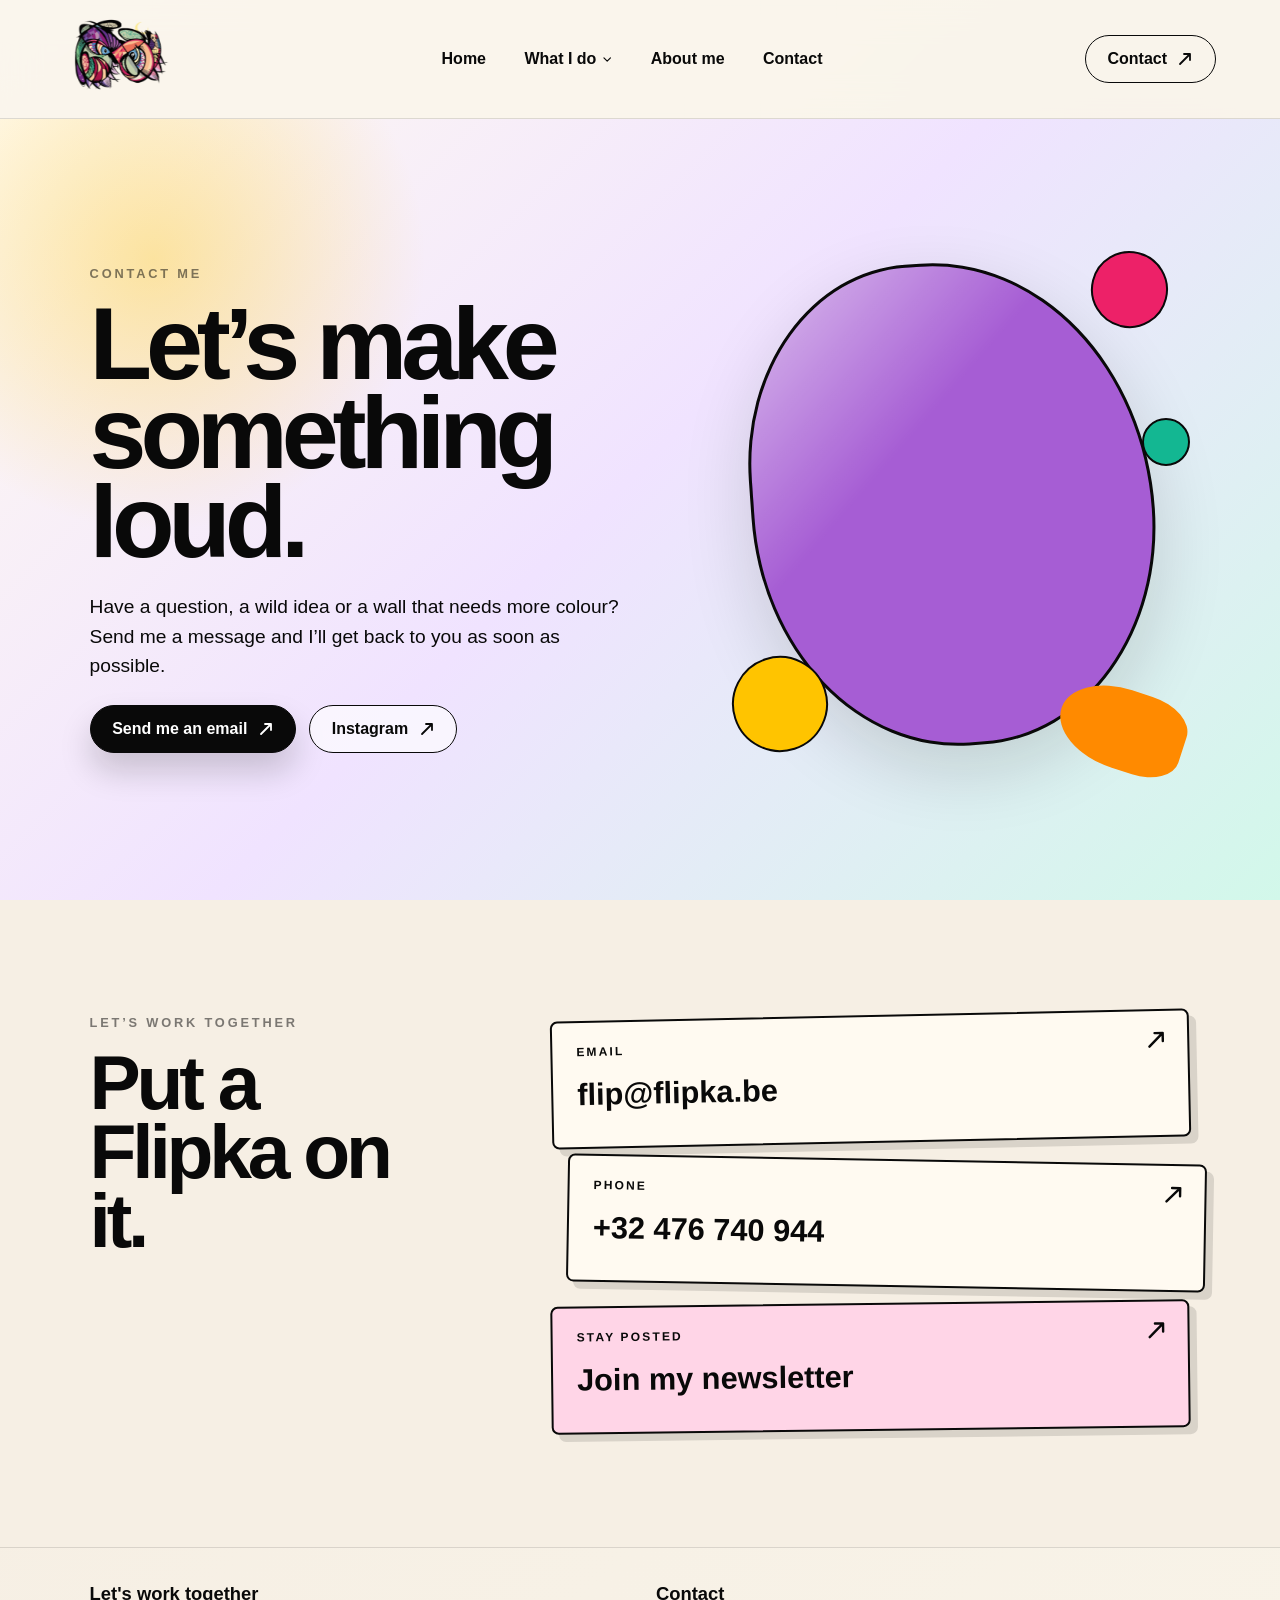
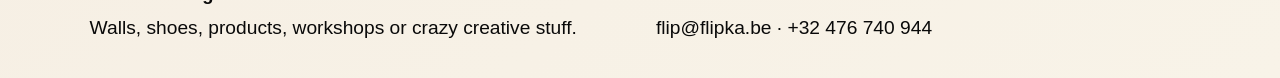
<file: contact.html>
<!doctype html>
<html lang="en">
  <head>
    <meta charset="utf-8">
    <meta name="viewport" content="width=device-width, initial-scale=1">
    <title>Contact | Flipka</title>
    <link rel="icon" type="image/png" href="assets/flipka-favicon.png">
    <link rel="stylesheet" href="styles.css?v=20261012-media-1">
  </head>
  <body class="contact-page">
    <header class="site-header">
      <a class="brand" href="index.html" aria-label="Flipka home">
        <img src="assets/optimized/flipka-logo-color.webp" alt="Flipka" decoding="async" fetchpriority="high">
      </a>
      <button class="menu-toggle" type="button" aria-label="Open navigation" aria-expanded="false">
        <span></span>
        <span></span>
      </button>
      <nav class="main-nav" aria-label="Primary navigation">
        <a href="index.html">Home</a>
        <div class="nav-dropdown">
          <button class="nav-dropdown-toggle" type="button" aria-expanded="false">
            What I do <svg class="chevron-icon" viewBox="0 0 16 16" aria-hidden="true"><path d="m3 6 5 5 5-5"></path></svg>
          </button>
          <div class="nav-dropdown-menu" hidden>
            <a href="murals.html">Murals</a>
            <a href="workshops.html">Workshops</a>
            <a href="artwork.html">Artwork</a>
            <a href="shoes.html">Shoes</a>
            <a href="on-demand.html">On demand</a>
          </div>
        </div>
        <a href="about-me.html">About me</a>
        <a href="contact.html" aria-current="page">Contact</a>
      </nav>
      <a class="header-cta" href="mailto:flip@flipka.be">Contact <svg class="arrow-icon" viewBox="0 0 16 16" aria-hidden="true"><path d="M3 13 L13 3 M7 3 L13 3 L13 9"></path></svg></a>
    </header>

    <main class="contact-main">
      <section class="contact-hero" aria-labelledby="contact-title">
        <div class="contact-copy">
          <p class="eyebrow">Contact me</p>
          <h1 id="contact-title">Let’s make something loud.</h1>
          <p class="contact-lead">Have a question, a wild idea or a wall that needs more colour? Send me a message and I’ll get back to you as soon as possible.</p>
          <div class="contact-actions">
            <a class="button button-dark" href="mailto:flip@flipka.be">Send me an email <svg class="arrow-icon" viewBox="0 0 16 16" aria-hidden="true"><path d="M3 13 L13 3 M7 3 L13 3 L13 9"></path></svg></a>
            <a class="button button-light" href="https://www.instagram.com/Flipvroonen/" target="_blank" rel="noreferrer">Instagram <svg class="arrow-icon" viewBox="0 0 16 16" aria-hidden="true"><path d="M3 13 L13 3 M7 3 L13 3 L13 9"></path></svg></a>
          </div>
        </div>
        <div class="contact-scribble" aria-hidden="true">
          <span class="contact-scribble-dot contact-scribble-dot-pink"></span>
          <span class="contact-scribble-dot contact-scribble-dot-yellow"></span>
          <span class="contact-scribble-dot contact-scribble-dot-green"></span>
        </div>
      </section>

      <section class="contact-details" aria-label="Contactgegevens">
        <div class="contact-detail-intro">
          <p class="eyebrow">Let’s work together</p>
          <h2>Put a Flipka on it.</h2>
        </div>
        <div class="contact-detail-list">
          <a class="contact-detail" href="mailto:flip@flipka.be">
            <span class="contact-detail-label">Email</span>
            <strong>flip@flipka.be</strong>
            <svg class="contact-detail-arrow" viewBox="0 0 16 16" aria-hidden="true"><path d="M3 13 L13 3 M7 3 L13 3 L13 9"></path></svg>
          </a>
          <a class="contact-detail" href="tel:+32476740944">
            <span class="contact-detail-label">Phone</span>
            <strong>+32 476 740 944</strong>
            <svg class="contact-detail-arrow" viewBox="0 0 16 16" aria-hidden="true"><path d="M3 13 L13 3 M7 3 L13 3 L13 9"></path></svg>
          </a>
          <a class="contact-detail contact-detail-pink" href="https://mailchi.mp/73aec5a082b0/flipka" target="_blank" rel="noreferrer">
            <span class="contact-detail-label">Stay posted</span>
            <strong>Join my newsletter</strong>
            <svg class="contact-detail-arrow" viewBox="0 0 16 16" aria-hidden="true"><path d="M3 13 L13 3 M7 3 L13 3 L13 9"></path></svg>
          </a>
        </div>
      </section>
    </main>

    <footer class="site-footer">
      <div>
        <strong>Let's work together</strong>
        <p>Walls, shoes, products, workshops or crazy creative stuff.</p>
      </div>
      <div>
        <strong>Contact</strong>
        <p><a href="mailto:flip@flipka.be">flip@flipka.be</a> · +32 476 740 944</p>
      </div>
    </footer>

    <script src="script.js?v=20261005-dropdown-hidden"></script>
  </body>
</html>
</file>
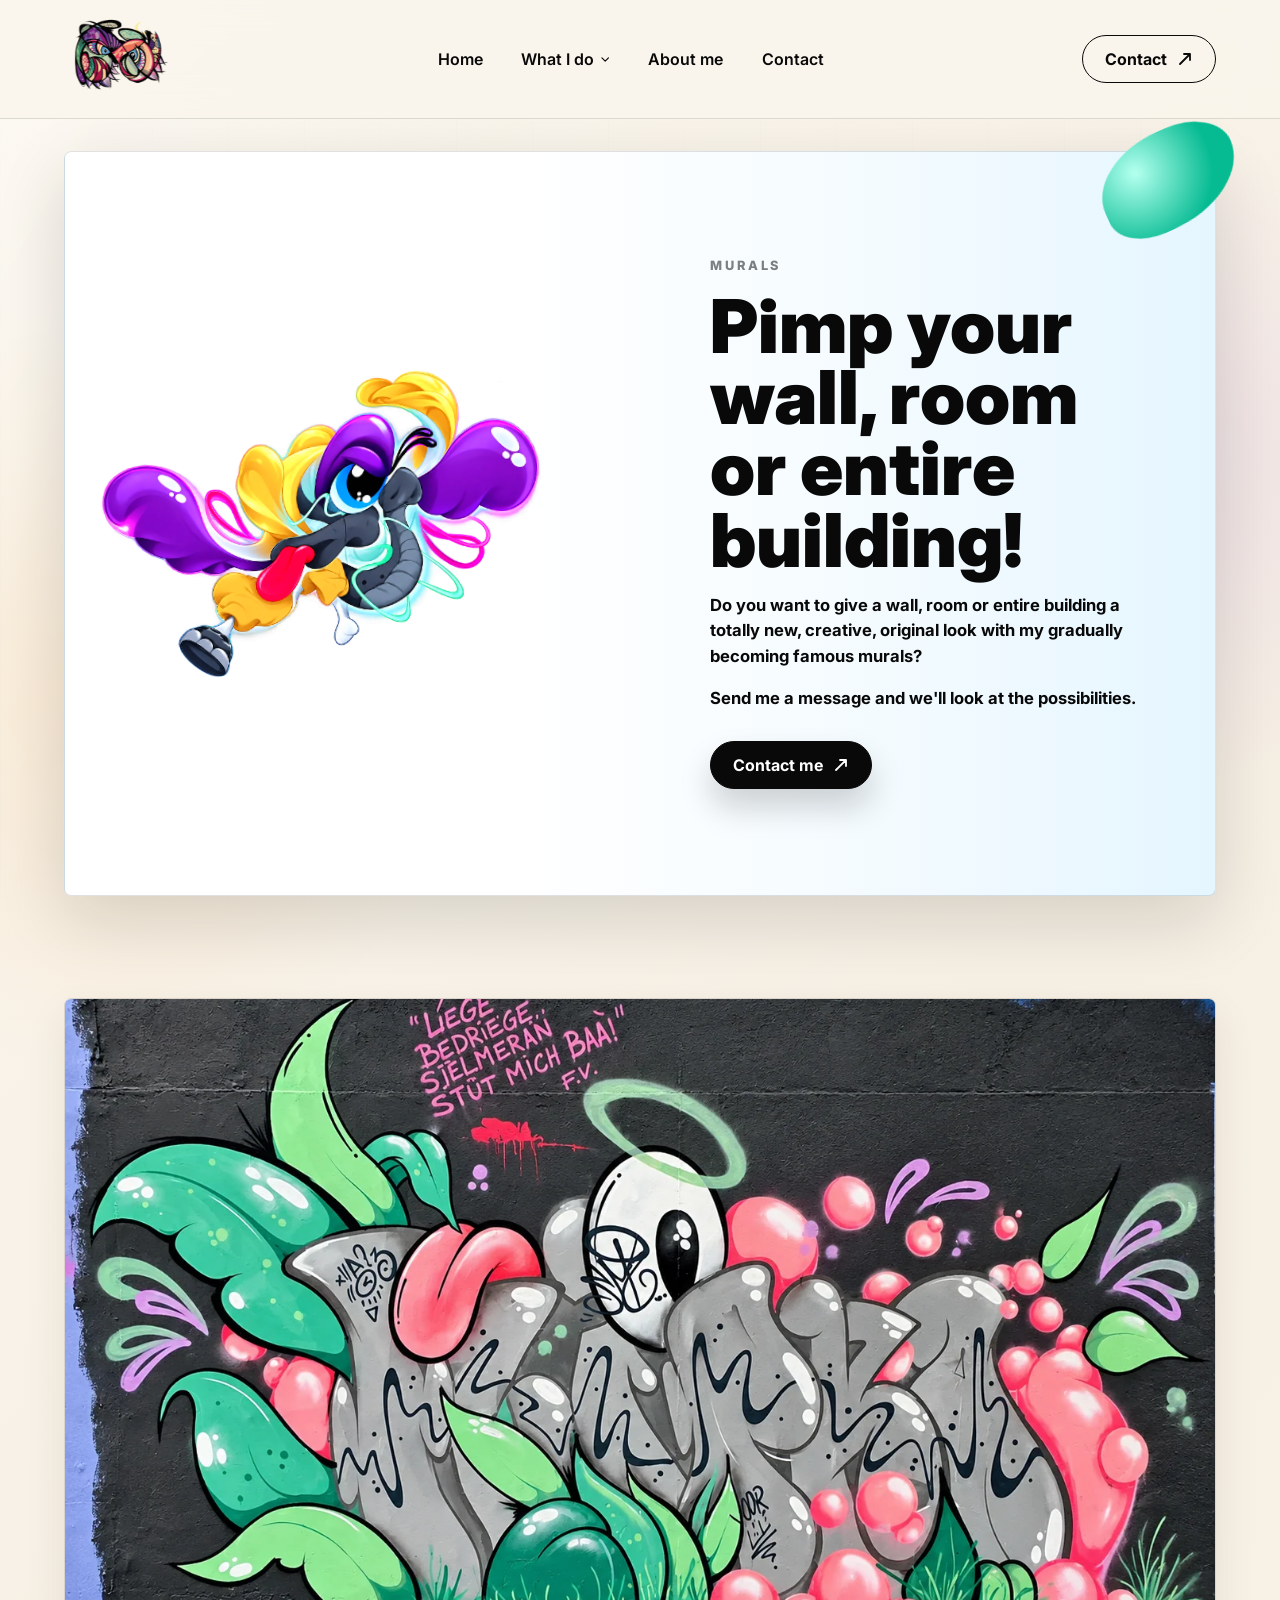
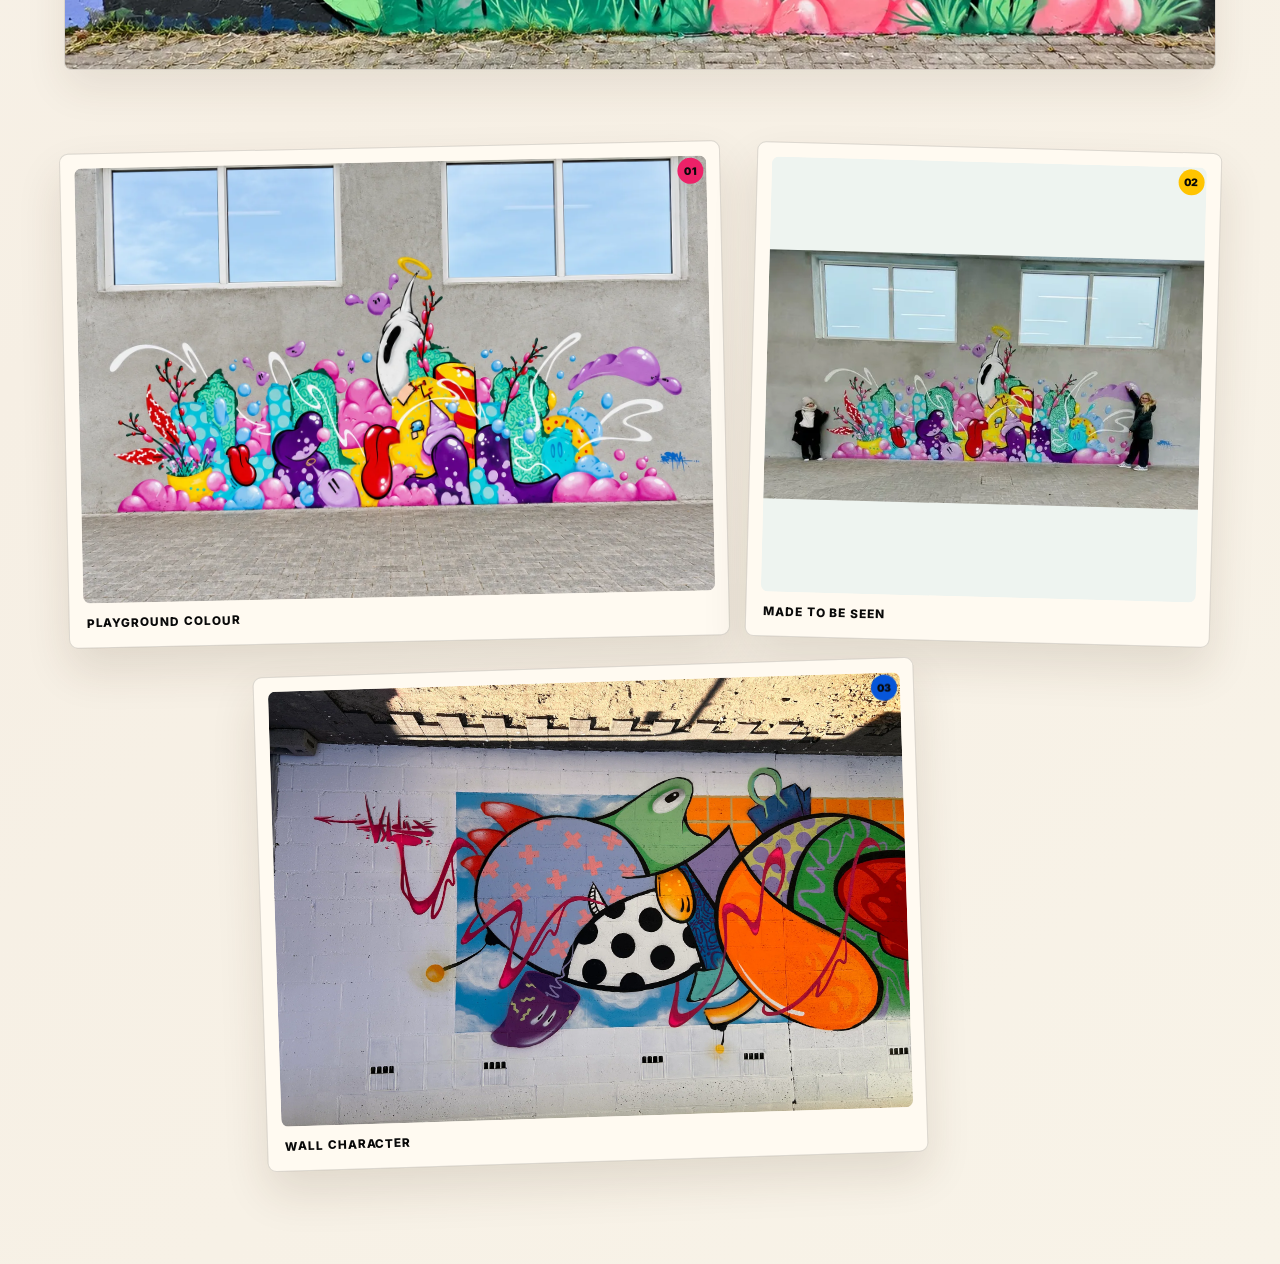
<file: murals.html>
<!doctype html>
<html lang="en">
  <head>
    <meta charset="utf-8">
    <meta name="viewport" content="width=device-width, initial-scale=1">
    <title>Murals | Flipka</title>
    <link rel="icon" type="image/png" href="assets/flipka-favicon.png">
    <link rel="preconnect" href="https://fonts.googleapis.com">
    <link rel="preconnect" href="https://fonts.gstatic.com" crossorigin>
    <link href="https://fonts.googleapis.com/css2?family=Inter:wght@500;600;700;800;900&display=swap" rel="stylesheet">
    <link rel="stylesheet" href="styles.css?v=20261012-mural-gallery-1">
  </head>
  <body>
    <header class="site-header">
      <a class="brand" href="index.html" aria-label="Flipka home">
        <img src="assets/optimized/flipka-logo-color.webp" alt="Flipka" decoding="async" fetchpriority="high">
      </a>
      <button class="menu-toggle" type="button" aria-label="Open navigation" aria-expanded="false">
        <span></span>
        <span></span>
      </button>
      <nav class="main-nav" aria-label="Primary navigation">
        <a href="index.html">Home</a>
        <div class="nav-dropdown">
          <button class="nav-dropdown-toggle" type="button" aria-expanded="false">
            What I do <svg class="chevron-icon" viewBox="0 0 16 16" aria-hidden="true"><path d="m3 6 5 5 5-5"></path></svg>
          </button>
          <div class="nav-dropdown-menu" hidden>
            <a href="murals.html">Murals</a>
            <a href="workshops.html">Workshops</a>
            <a href="artwork.html">Artwork</a>
            <a href="shoes.html">Shoes</a>
            <a href="on-demand.html">On demand</a>
          </div>
        </div>
        <a href="about-me.html?v=about-clean">About me</a>
        <a href="contact.html">Contact</a>
      </nav>
      <a class="header-cta" href="contact.html">Contact <svg class="arrow-icon" viewBox="0 0 16 16" aria-hidden="true"><path d="M3 13 L13 3 M7 3 L13 3 L13 9"></path></svg></a>
    </header>

    <main class="mural-page">
      <section class="mural-showcase" aria-labelledby="mural-title">
        <div class="mural-corner-blob" aria-hidden="true"></div>
        <div class="mural-wall-art" aria-label="Graffiti mural preview">
          <div class="spray-cloud spray-cloud-one"></div>
          <div class="spray-cloud spray-cloud-two"></div>
          <div class="paint-drip paint-drip-purple" aria-hidden="true"></div>
          <div class="paint-drip paint-drip-pink" aria-hidden="true"></div>
          <div class="paint-drip paint-drip-blue" aria-hidden="true"></div>
          <div class="paint-drip paint-drip-yellow" aria-hidden="true"></div>
          <img class="spray-art spray-art-base" src="assets/optimized/mural-graffiti-creature.webp" alt="Colorful Flipka graffiti creature sprayed on a wall" decoding="async" fetchpriority="high">
          <img class="spray-art spray-stripe stripe-one" src="assets/optimized/mural-graffiti-creature.webp" alt="" decoding="async" fetchpriority="high">
          <img class="spray-art spray-stripe stripe-two" src="assets/optimized/mural-graffiti-creature.webp" alt="" decoding="async" fetchpriority="high">
          <img class="spray-art spray-stripe stripe-three" src="assets/optimized/mural-graffiti-creature.webp" alt="" decoding="async" fetchpriority="high">
          <img class="spray-art spray-stripe stripe-four" src="assets/optimized/mural-graffiti-creature.webp" alt="" decoding="async" fetchpriority="high">
          <img class="spray-art spray-stripe stripe-five" src="assets/optimized/mural-graffiti-creature.webp" alt="" decoding="async" fetchpriority="high">
          <img class="spray-art spray-stripe stripe-six" src="assets/optimized/mural-graffiti-creature.webp" alt="" decoding="async" fetchpriority="high">
          <img class="spray-art spray-stripe stripe-seven" src="assets/optimized/mural-graffiti-creature.webp" alt="" decoding="async" fetchpriority="high">
          <img class="spray-art spray-art-finish" src="assets/optimized/mural-graffiti-creature.webp" alt="" decoding="async" fetchpriority="high">
        </div>

        <div class="mural-copy">
          <p class="eyebrow">Murals</p>
          <h1 id="mural-title">Pimp your wall, room or entire building!</h1>
          <p><strong>Do you want to give a wall, room or entire building a totally new, creative, original look with my gradually becoming famous murals?</strong></p>
          <p><strong>Send me a message and we'll look at the possibilities.</strong></p>
          <a class="button button-dark" href="contact.html">Contact me <svg class="arrow-icon" viewBox="0 0 16 16" aria-hidden="true"><path d="M3 13 L13 3 M7 3 L13 3 L13 9"></path></svg></a>
        </div>
      </section>

      <section class="mural-gallery" aria-label="Murals gallery">
        <figure class="mural-gallery-intro">
          <img src="assets/optimized/mural-intro.webp" alt="Kleurrijke graffiti mural van Flipka op een buitenmuur" decoding="async" loading="lazy">
        </figure>
        <div class="mural-photo-grid">
          <figure class="mural-photo-card mural-photo-card-school">
            <span class="mural-photo-index">01</span>
            <img src="assets/optimized/mural-basisschool.webp" alt="Kleurrijke mural op de muur van een basisschool, onder ramen" decoding="async" loading="lazy">
            <figcaption>Playground colour</figcaption>
          </figure>
          <figure class="mural-photo-card mural-photo-card-context">
            <span class="mural-photo-index">02</span>
            <img src="assets/optimized/mural-basisschool-context.webp" alt="De mural op de basisschool in beeld met twee mensen voor de muur" decoding="async" loading="lazy">
            <figcaption>Made to be seen</figcaption>
          </figure>
          <figure class="mural-photo-card mural-photo-card-new">
            <span class="mural-photo-index">03</span>
            <img src="assets/optimized/mural-gallery-03.webp?v=20261012-mural-gallery" alt="Kleurrijke graffiti mural met een speels personage op een bakstenen muur" loading="lazy" decoding="async">
            <figcaption>Wall character</figcaption>
          </figure>
        </div>
      </section>
    </main>

    <script src="script.js?v=20261005-dropdown-hidden"></script>
  </body>
</html>
</file>
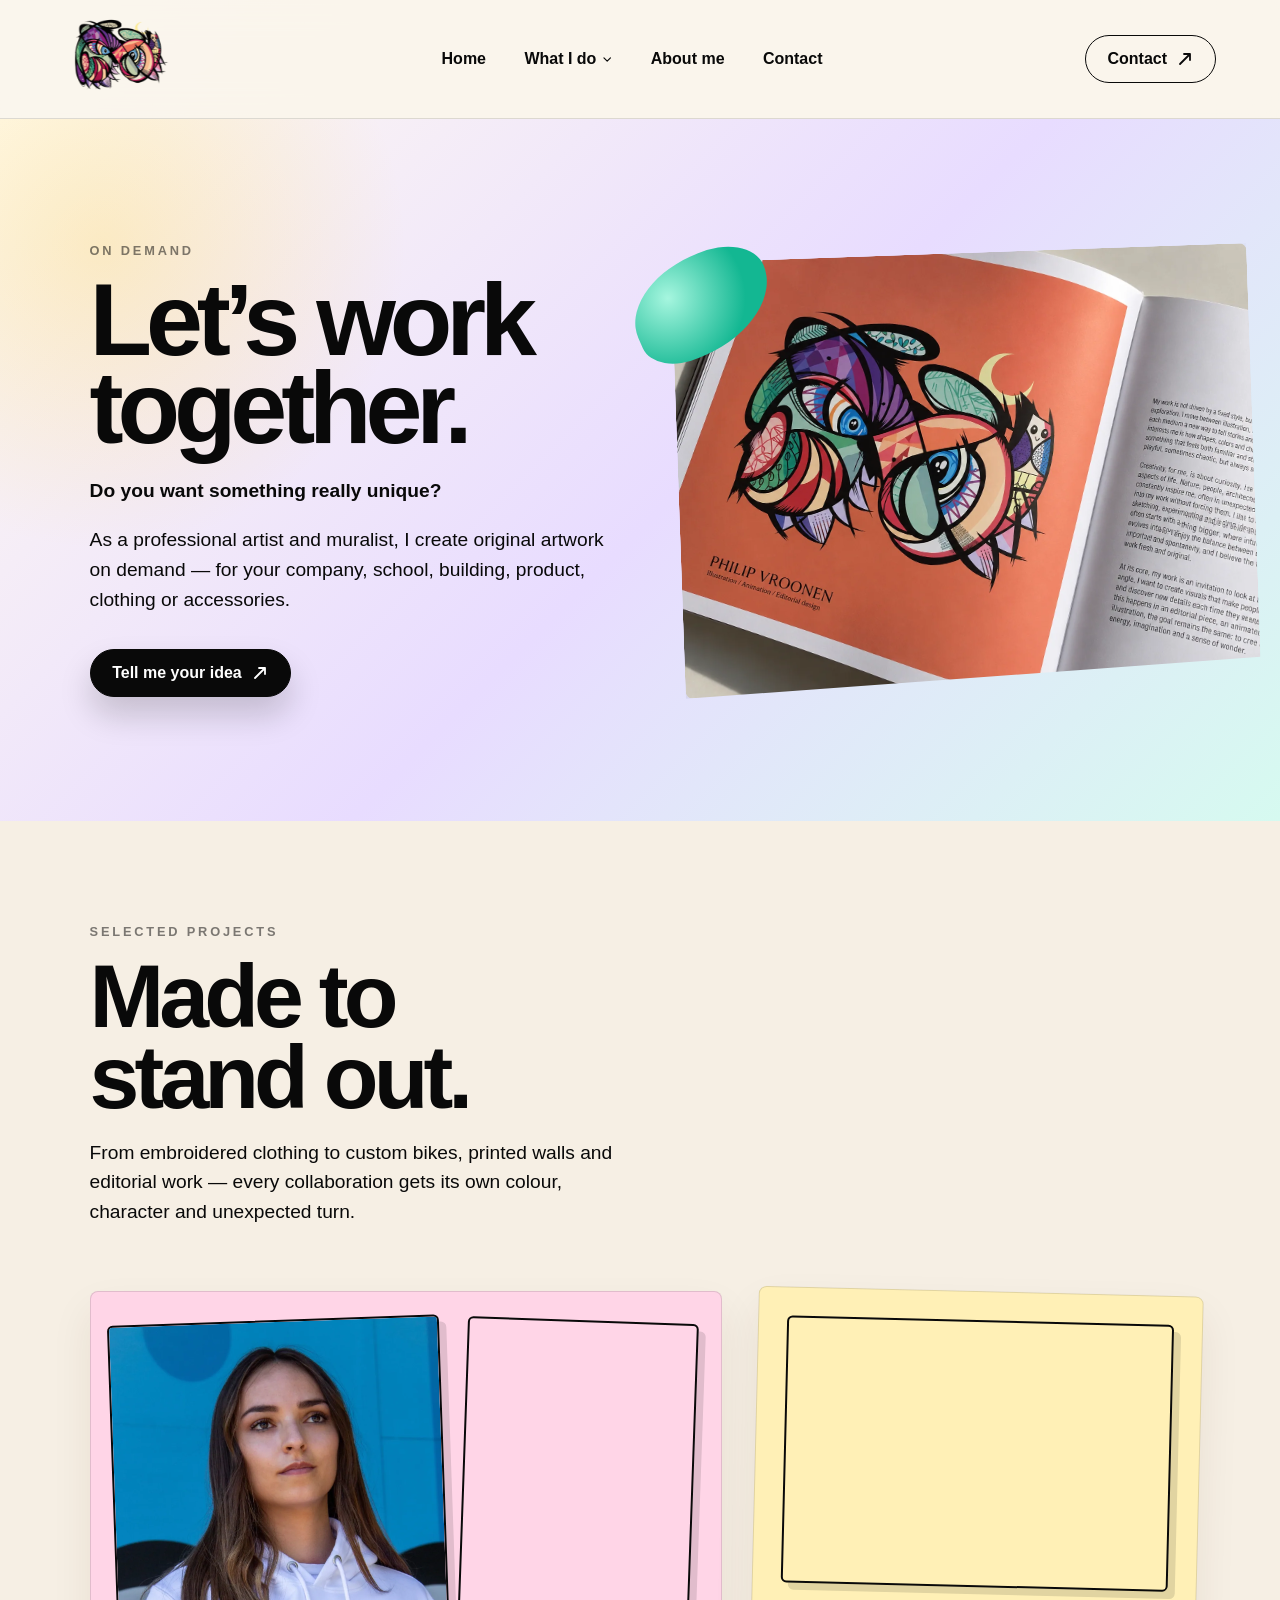
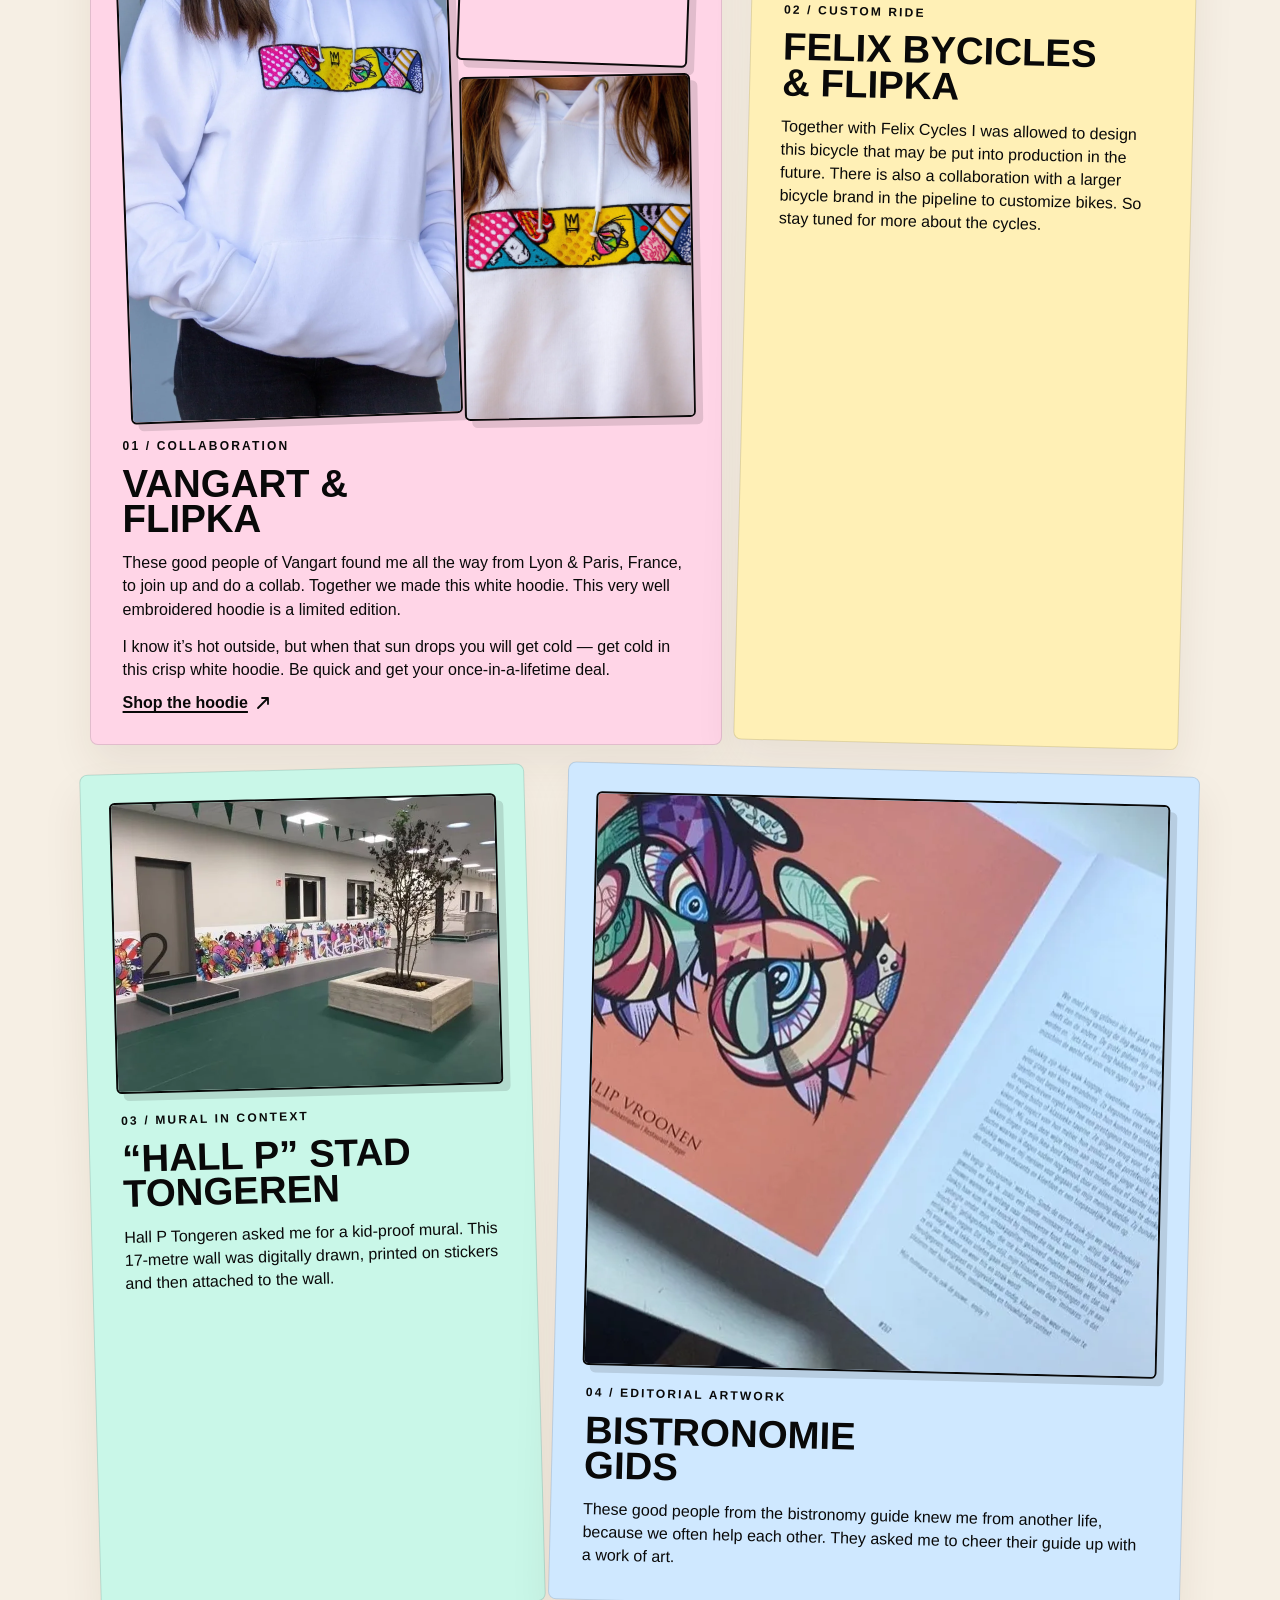
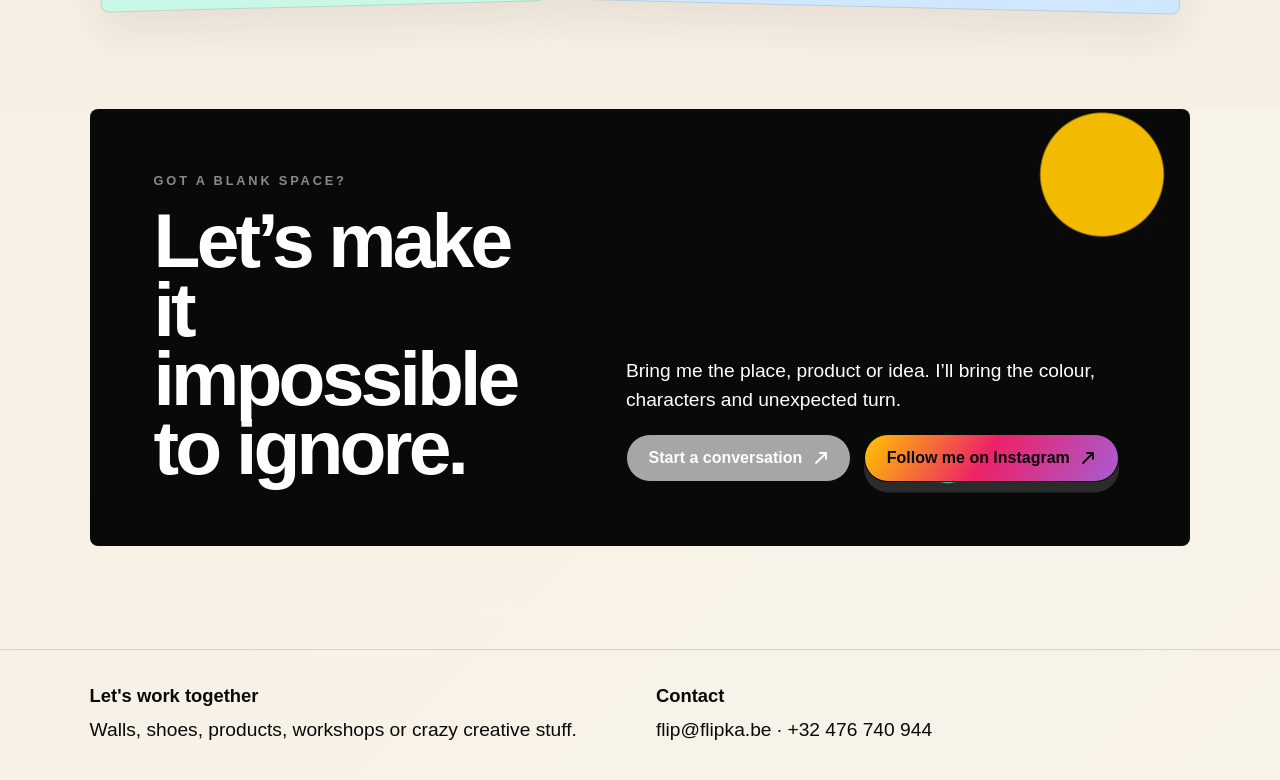
<file: on-demand.html>
<!doctype html>
<html lang="en">
  <head>
    <meta charset="utf-8">
    <meta name="viewport" content="width=device-width, initial-scale=1">
    <title>On demand | Flipka</title>
    <link rel="icon" type="image/png" href="assets/flipka-favicon.png">
    <link rel="stylesheet" href="styles.css?v=20261012-on-demand-page-12">
  </head>
  <body>
    <header class="site-header">
      <a class="brand" href="index.html" aria-label="Flipka home">
        <img src="assets/optimized/flipka-logo-color.webp" alt="Flipka" decoding="async" fetchpriority="high">
      </a>
      <button class="menu-toggle" type="button" aria-label="Open navigation" aria-expanded="false">
        <span></span>
        <span></span>
      </button>
      <nav class="main-nav" aria-label="Primary navigation">
        <a href="index.html">Home</a>
        <div class="nav-dropdown">
          <button class="nav-dropdown-toggle" type="button" aria-expanded="false">
            What I do <svg class="chevron-icon" viewBox="0 0 16 16" aria-hidden="true"><path d="m3 6 5 5 5-5"></path></svg>
          </button>
          <div class="nav-dropdown-menu" hidden>
            <a href="murals.html">Murals</a>
            <a href="workshops.html">Workshops</a>
            <a href="artwork.html">Artwork</a>
            <a href="shoes.html">Shoes</a>
            <a href="on-demand.html">On demand</a>
          </div>
        </div>
        <a href="about-me.html?v=about-clean">About me</a>
        <a href="contact.html">Contact</a>
      </nav>
      <a class="header-cta" href="contact.html">Contact <svg class="arrow-icon" viewBox="0 0 16 16" aria-hidden="true"><path d="M3 13 L13 3 M7 3 L13 3 L13 9"></path></svg></a>
    </header>

    <main class="on-demand-page">
      <section class="on-demand-hero" aria-labelledby="on-demand-title">
        <div class="on-demand-hero-copy">
          <p class="eyebrow">On demand</p>
          <h1 id="on-demand-title">Let’s work together.</h1>
          <p class="on-demand-lead">Do you want something really unique?</p>
          <p>As a professional artist and muralist, I create original artwork on demand — for your company, school, building, product, clothing or accessories.</p>
          <a class="button button-dark" href="contact.html">Tell me your idea <svg class="arrow-icon" viewBox="0 0 16 16" aria-hidden="true"><path d="M3 13 L13 3 M7 3 L13 3 L13 9"></path></svg></a>
        </div>
        <figure class="on-demand-hero-image">
          <img src="assets/optimized/on-demand-hero-book.webp" alt="Flipka artwork in a printed portfolio book" decoding="async" fetchpriority="high">
        </figure>
      </section>

      <section class="on-demand-projects" aria-labelledby="on-demand-projects-title">
        <div class="on-demand-projects-intro">
          <p class="eyebrow">Selected projects</p>
          <h2 id="on-demand-projects-title">Made to stand out.</h2>
          <p>From embroidered clothing to custom bikes, printed walls and editorial work — every collaboration gets its own colour, character and unexpected turn.</p>
        </div>

        <div class="on-demand-project-grid">
          <article class="on-demand-project on-demand-project-hoodie on-demand-project-pink">
            <div class="on-demand-project-media on-demand-project-media-hoodie">
              <img src="assets/optimized/on-demand-hoodie-01.webp" alt="Model wearing the white Vangart and Flipka hoodie" decoding="async" loading="lazy">
              <img src="assets/optimized/on-demand-hoodie-02.webp" alt="Detail of the embroidered Vangart and Flipka hoodie" decoding="async" loading="lazy">
              <img src="assets/optimized/on-demand-hoodie-03.webp" alt="Close-up of the colourful embroidery on the hoodie" decoding="async" loading="lazy">
            </div>
            <div class="on-demand-project-copy">
              <span>01 / collaboration</span>
              <h3>VANGART &amp; FLIPKA</h3>
              <p>These good people of Vangart found me all the way from Lyon &amp; Paris, France, to join up and do a collab. Together we made this white hoodie. This very well embroidered hoodie is a limited edition.</p>
              <p>I know it’s hot outside, but when that sun drops you will get cold — get cold in this crisp white hoodie. Be quick and get your once-in-a-lifetime deal.</p>
              <a class="on-demand-project-link" href="https://vangart.fr/" target="_blank" rel="noreferrer">Shop the hoodie <svg class="arrow-icon" viewBox="0 0 16 16" aria-hidden="true"><path d="M3 13 L13 3 M7 3 L13 3 L13 9"></path></svg></a>
            </div>
          </article>

          <article class="on-demand-project on-demand-project-bike on-demand-project-yellow">
            <div class="on-demand-project-media">
              <img src="assets/optimized/on-demand-bike.webp" alt="Custom colourful Felix Bicycles and Flipka bicycle" decoding="async" loading="lazy">
            </div>
            <div class="on-demand-project-copy">
              <span>02 / custom ride</span>
              <h3>FELIX BYCICLES &amp; FLIPKA</h3>
              <p>Together with Felix Cycles I was allowed to design this bicycle that may be put into production in the future. There is also a collaboration with a larger bicycle brand in the pipeline to customize bikes. So stay tuned for more about the cycles.</p>
            </div>
          </article>

          <article class="on-demand-project on-demand-project-hall on-demand-project-green">
            <div class="on-demand-project-media">
              <img src="assets/optimized/on-demand-hall-p.webp" alt="Hall P mural in Stad Tongeren around an indoor tree" decoding="async" loading="lazy">
            </div>
            <div class="on-demand-project-copy">
              <span>03 / mural in context</span>
              <h3>“HALL P” STAD TONGEREN</h3>
              <p>Hall P Tongeren asked me for a kid-proof mural. This 17-metre wall was digitally drawn, printed on stickers and then attached to the wall.</p>
            </div>
          </article>

          <article class="on-demand-project on-demand-project-bistronomy on-demand-project-blue">
            <div class="on-demand-project-media">
              <img src="assets/optimized/on-demand-bistronomy.webp" alt="Bistronomie guide featuring Flipka artwork" decoding="async" loading="lazy">
            </div>
            <div class="on-demand-project-copy">
              <span>04 / editorial artwork</span>
              <h3>BISTRONOMIE GIDS</h3>
              <p>These good people from the bistronomy guide knew me from another life, because we often help each other. They asked me to cheer their guide up with a work of art.</p>
            </div>
          </article>
        </div>
      </section>

      <section class="on-demand-cta" aria-labelledby="on-demand-cta-title">
        <div>
          <p class="eyebrow">Got a blank space?</p>
          <h2 id="on-demand-cta-title">Let’s make it impossible to ignore.</h2>
        </div>
        <div class="on-demand-cta-copy">
          <p>Bring me the place, product or idea. I’ll bring the colour, characters and unexpected turn.</p>
          <div class="on-demand-cta-actions">
            <a class="button button-light" href="contact.html">Start a conversation <svg class="arrow-icon" viewBox="0 0 16 16" aria-hidden="true"><path d="M3 13 L13 3 M7 3 L13 3 L13 9"></path></svg></a>
            <a class="button button-instagram" href="https://www.instagram.com/Flipvroonen/" target="_blank" rel="noreferrer">Follow me on Instagram <svg class="arrow-icon" viewBox="0 0 16 16" aria-hidden="true"><path d="M3 13 L13 3 M7 3 L13 3 L13 9"></path></svg></a>
          </div>
        </div>
      </section>
    </main>

    <footer class="site-footer">
      <div>
        <strong>Let's work together</strong>
        <p>Walls, shoes, products, workshops or crazy creative stuff.</p>
      </div>
      <div>
        <strong>Contact</strong>
        <p><a href="mailto:flip@flipka.be">flip@flipka.be</a> · +32 476 740 944</p>
      </div>
    </footer>

    <script src="script.js?v=20261005-dropdown-hidden"></script>
  </body>
</html>
</file>
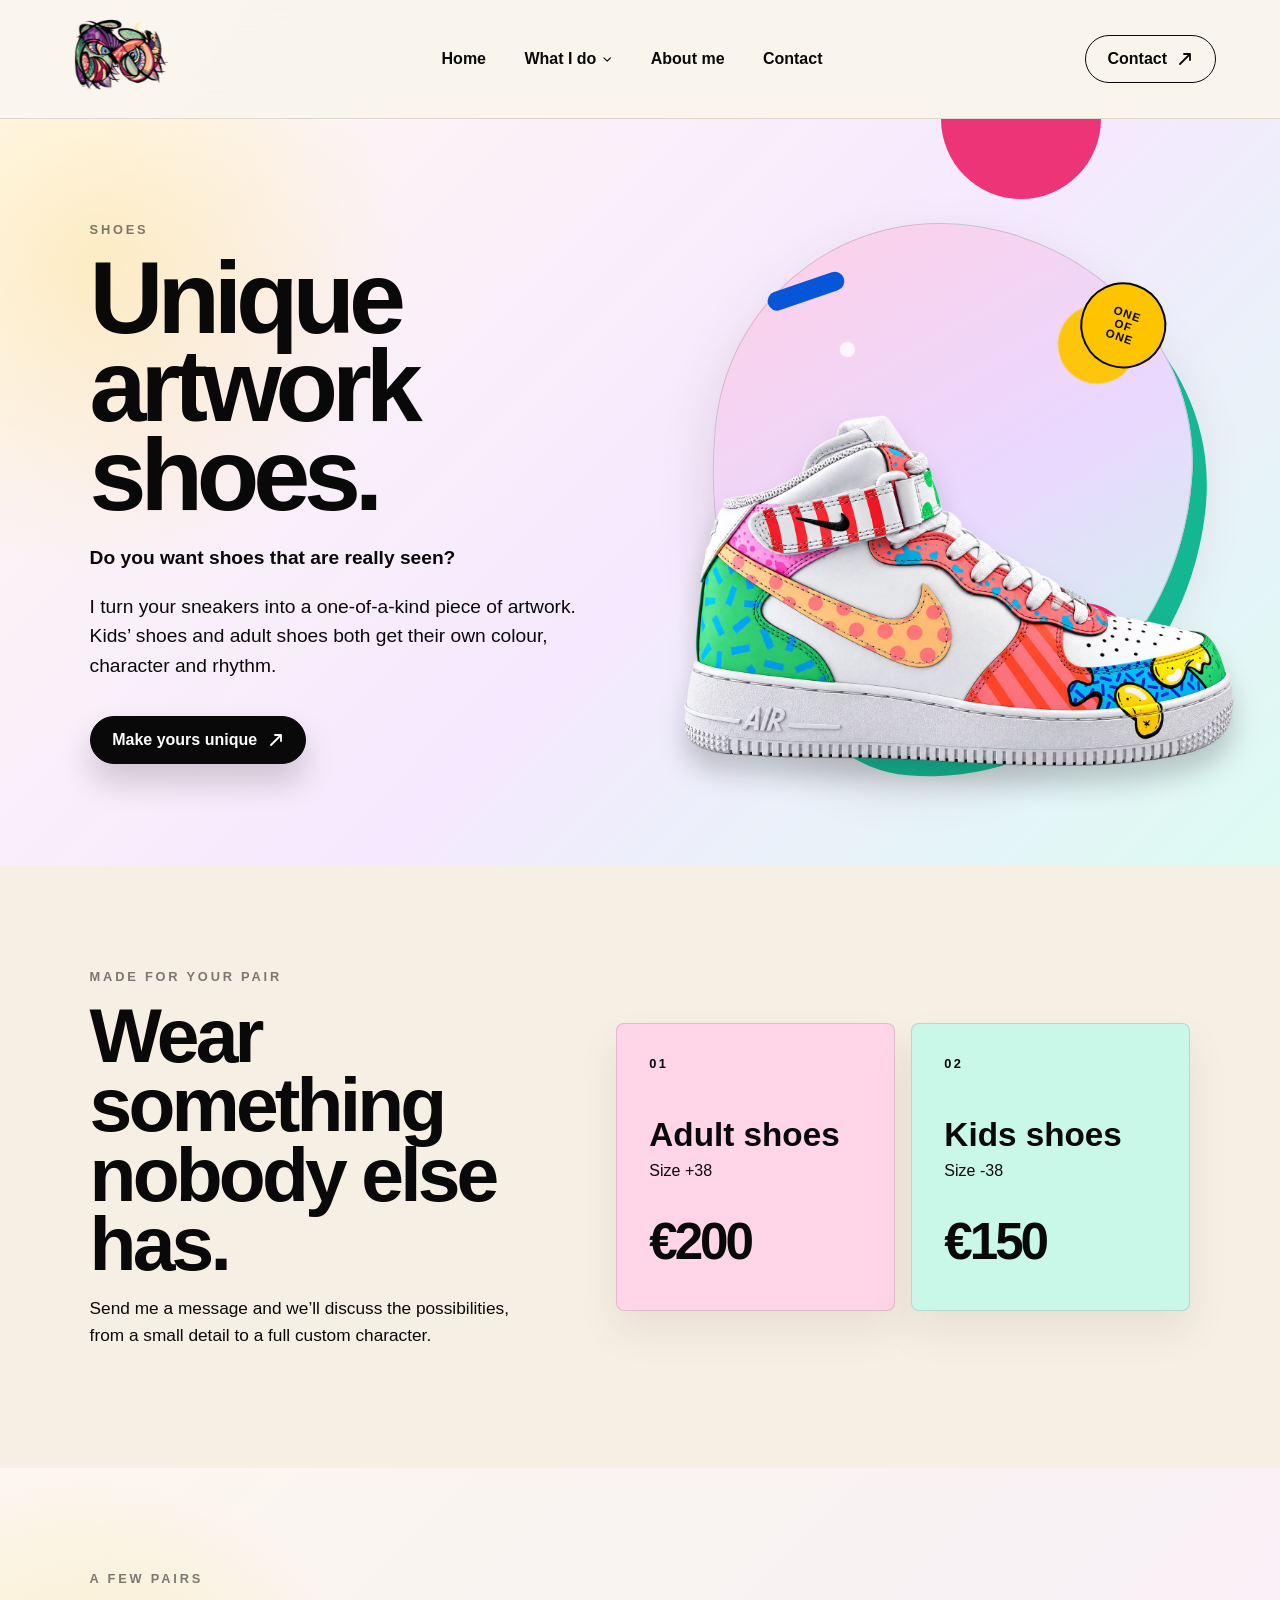
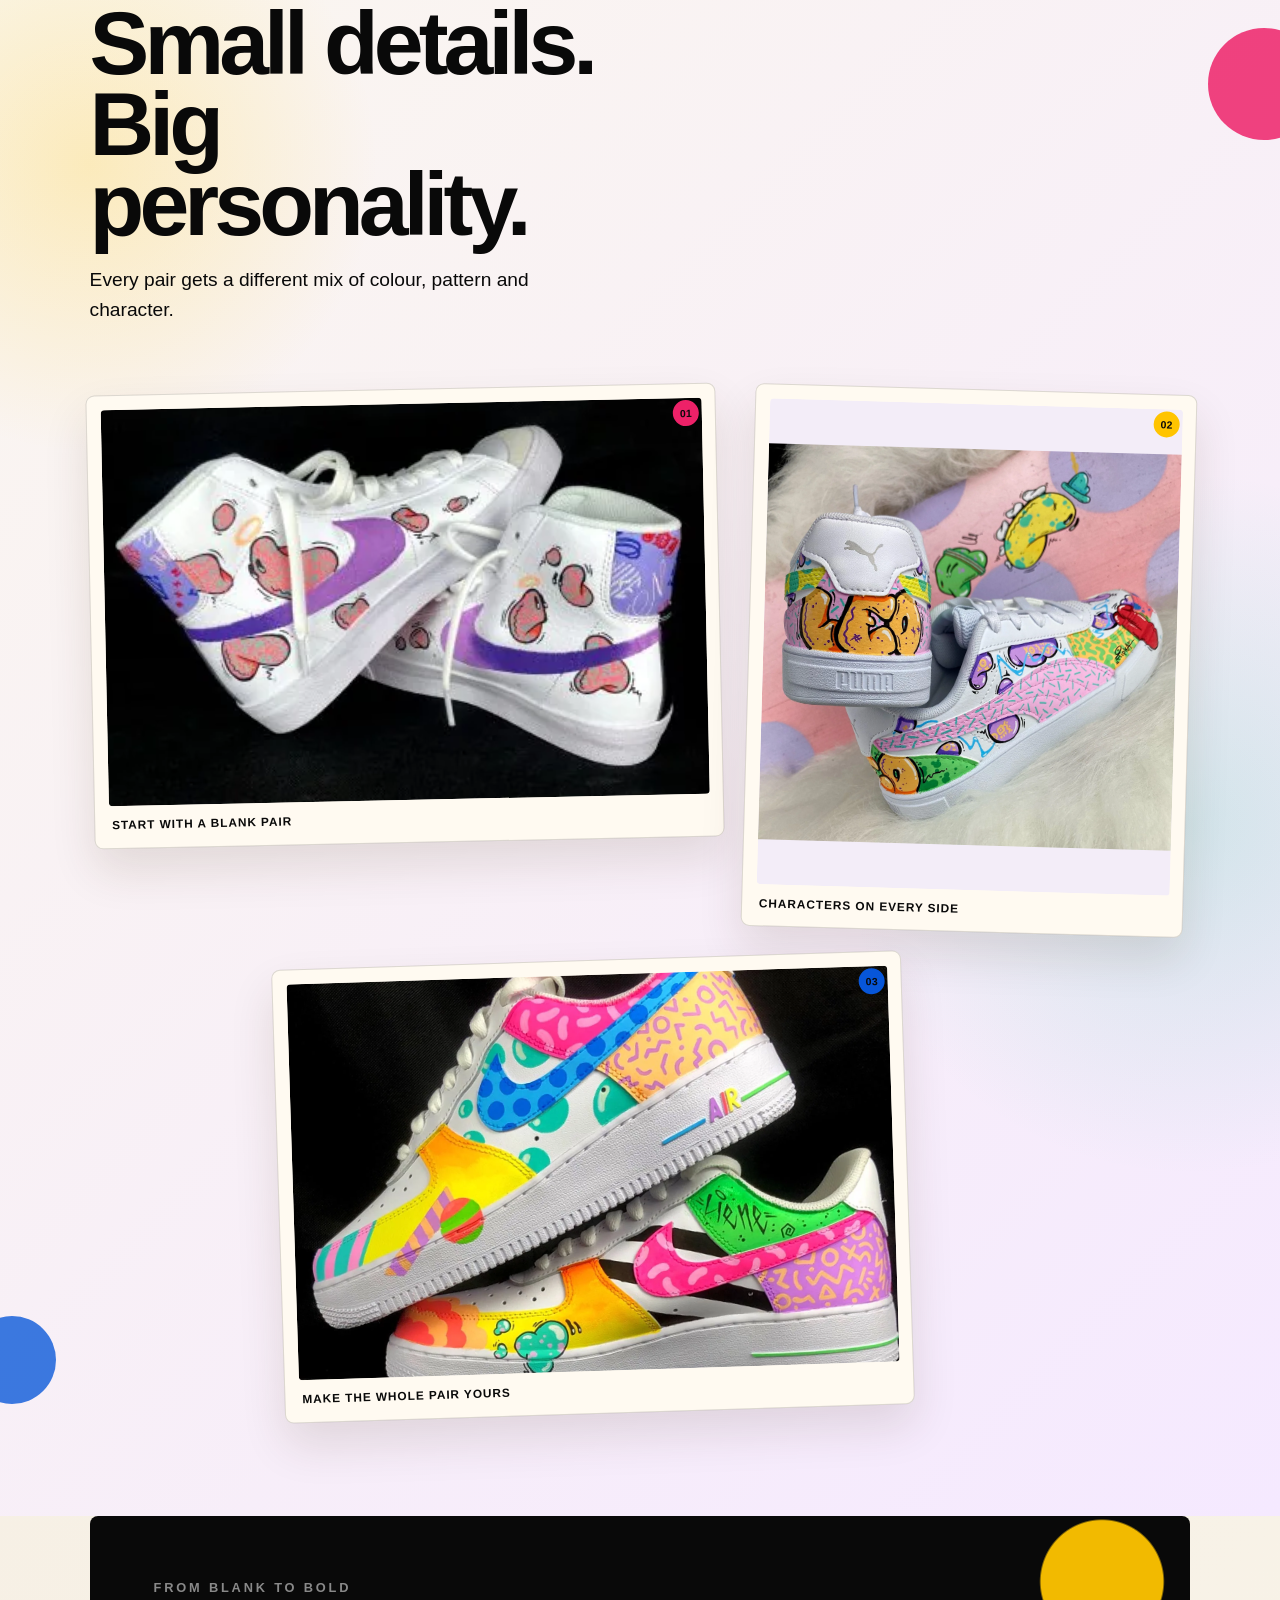
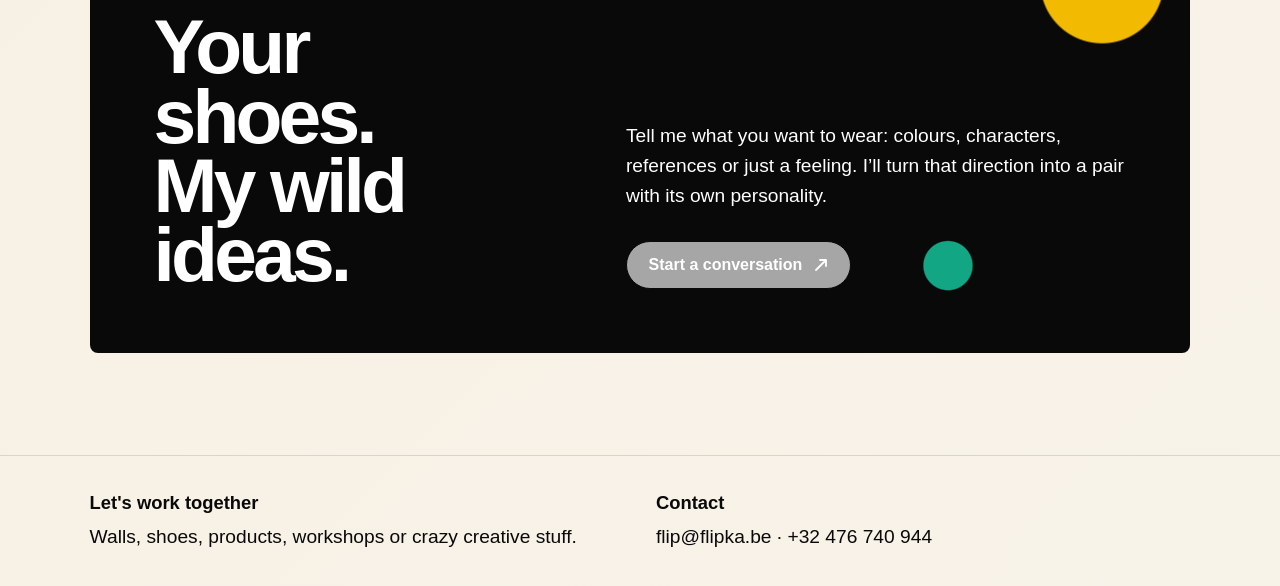
<file: shoes.html>
<!doctype html>
<html lang="en">
  <head>
    <meta charset="utf-8">
    <meta name="viewport" content="width=device-width, initial-scale=1">
    <title>Shoes | Flipka</title>
    <link rel="icon" type="image/png" href="assets/flipka-favicon.png">
    <link rel="stylesheet" href="styles.css?v=20261013-mobile-animation-3">
  </head>
  <body>
    <header class="site-header">
      <a class="brand" href="index.html" aria-label="Flipka home">
        <img src="assets/optimized/flipka-logo-color.webp" alt="Flipka" decoding="async" fetchpriority="high">
      </a>
      <button class="menu-toggle" type="button" aria-label="Open navigation" aria-expanded="false">
        <span></span>
        <span></span>
      </button>
      <nav class="main-nav" aria-label="Primary navigation">
        <a href="index.html">Home</a>
        <div class="nav-dropdown">
          <button class="nav-dropdown-toggle" type="button" aria-expanded="false">
            What I do <svg class="chevron-icon" viewBox="0 0 16 16" aria-hidden="true"><path d="m3 6 5 5 5-5"></path></svg>
          </button>
          <div class="nav-dropdown-menu" hidden>
            <a href="murals.html">Murals</a>
            <a href="workshops.html">Workshops</a>
            <a href="artwork.html">Artwork</a>
            <a href="shoes.html">Shoes</a>
            <a href="on-demand.html">On demand</a>
          </div>
        </div>
        <a href="about-me.html?v=about-clean">About me</a>
        <a href="contact.html">Contact</a>
      </nav>
      <a class="header-cta" href="contact.html">Contact <svg class="arrow-icon" viewBox="0 0 16 16" aria-hidden="true"><path d="M3 13 L13 3 M7 3 L13 3 L13 9"></path></svg></a>
    </header>

    <main class="shoes-page">
      <section class="shoes-hero" aria-labelledby="shoes-title">
        <div class="shoes-hero-copy">
          <p class="eyebrow">Shoes</p>
          <h1 id="shoes-title">Unique artwork shoes.</h1>
          <p class="shoes-lead">Do you want shoes that are really seen?</p>
          <p>I turn your sneakers into a one-of-a-kind piece of artwork. Kids’ shoes and adult shoes both get their own colour, character and rhythm.</p>
          <a class="button button-dark" href="contact.html">Make yours unique <svg class="arrow-icon" viewBox="0 0 16 16" aria-hidden="true"><path d="M3 13 L13 3 M7 3 L13 3 L13 9"></path></svg></a>
        </div>
        <div class="shoes-hero-art" aria-hidden="true">
          <div class="shoes-hero-sticker">ONE<br>OF<br>ONE</div>
          <img class="shoes-hero-image" src="assets/optimized/shoes-hero.webp?v=20261012-shoes-hero" alt="Felgekleurde custom artwork sneaker" decoding="async" fetchpriority="high">
        </div>
      </section>

      <section class="shoes-offer" aria-labelledby="shoes-offer-title">
        <div class="shoes-offer-intro">
          <p class="eyebrow">Made for your pair</p>
          <h2 id="shoes-offer-title">Wear something nobody else has.</h2>
          <p>Send me a message and we’ll discuss the possibilities, from a small detail to a full custom character.</p>
        </div>
        <div class="shoes-price-grid">
          <article class="shoes-price-card shoes-price-card-pink">
            <span>01</span>
            <h3>Adult shoes</h3>
            <p>Size +38</p>
            <strong>€200</strong>
          </article>
          <article class="shoes-price-card shoes-price-card-green">
            <span>02</span>
            <h3>Kids shoes</h3>
            <p>Size -38</p>
            <strong>€150</strong>
          </article>
        </div>
      </section>

      <section class="shoes-gallery" aria-labelledby="shoes-gallery-title">
        <div class="shoes-gallery-intro">
          <p class="eyebrow">A few pairs</p>
          <h2 id="shoes-gallery-title">Small details. Big personality.</h2>
          <p>Every pair gets a different mix of colour, pattern and character.</p>
        </div>
        <div class="shoes-gallery-grid">
          <figure class="shoes-gallery-card shoes-gallery-card-wide">
            <span class="shoes-gallery-index">01</span>
            <img src="assets/optimized/shoes-gallery-01.webp?v=20261012-shoes-gallery" alt="Custom white sneakers decorated with colourful illustrated shapes" loading="lazy" decoding="async">
            <figcaption>Start with a blank pair</figcaption>
          </figure>
          <figure class="shoes-gallery-card shoes-gallery-card-tall">
            <span class="shoes-gallery-index">02</span>
            <img src="assets/optimized/shoes-gallery-02.webp?v=20261012-shoes-gallery" alt="Colourful custom sneakers with illustrated characters and patterns" loading="lazy" decoding="async">
            <figcaption>Characters on every side</figcaption>
          </figure>
          <figure class="shoes-gallery-card shoes-gallery-card-wide shoes-gallery-card-last">
            <span class="shoes-gallery-index">03</span>
            <img src="assets/optimized/shoes-gallery-03.webp?v=20261012-shoes-gallery" alt="Bright custom sneakers with playful patterns and lettering" loading="lazy" decoding="async">
            <figcaption>Make the whole pair yours</figcaption>
          </figure>
        </div>
      </section>

      <section class="shoes-process" aria-labelledby="shoes-process-title">
        <div>
          <p class="eyebrow">From blank to bold</p>
          <h2 id="shoes-process-title">Your shoes.<br>My wild ideas.</h2>
        </div>
        <div class="shoes-process-copy">
          <p>Tell me what you want to wear: colours, characters, references or just a feeling. I’ll turn that direction into a pair with its own personality.</p>
          <a class="button button-light" href="contact.html">Start a conversation <svg class="arrow-icon" viewBox="0 0 16 16" aria-hidden="true"><path d="M3 13 L13 3 M7 3 L13 3 L13 9"></path></svg></a>
        </div>
      </section>
    </main>

    <footer class="site-footer">
      <div>
        <strong>Let's work together</strong>
        <p>Walls, shoes, products, workshops or crazy creative stuff.</p>
      </div>
      <div>
        <strong>Contact</strong>
        <p><a href="mailto:flip@flipka.be">flip@flipka.be</a> · +32 476 740 944</p>
      </div>
    </footer>

    <script src="script.js?v=20261005-dropdown-hidden"></script>
  </body>
</html>
</file>
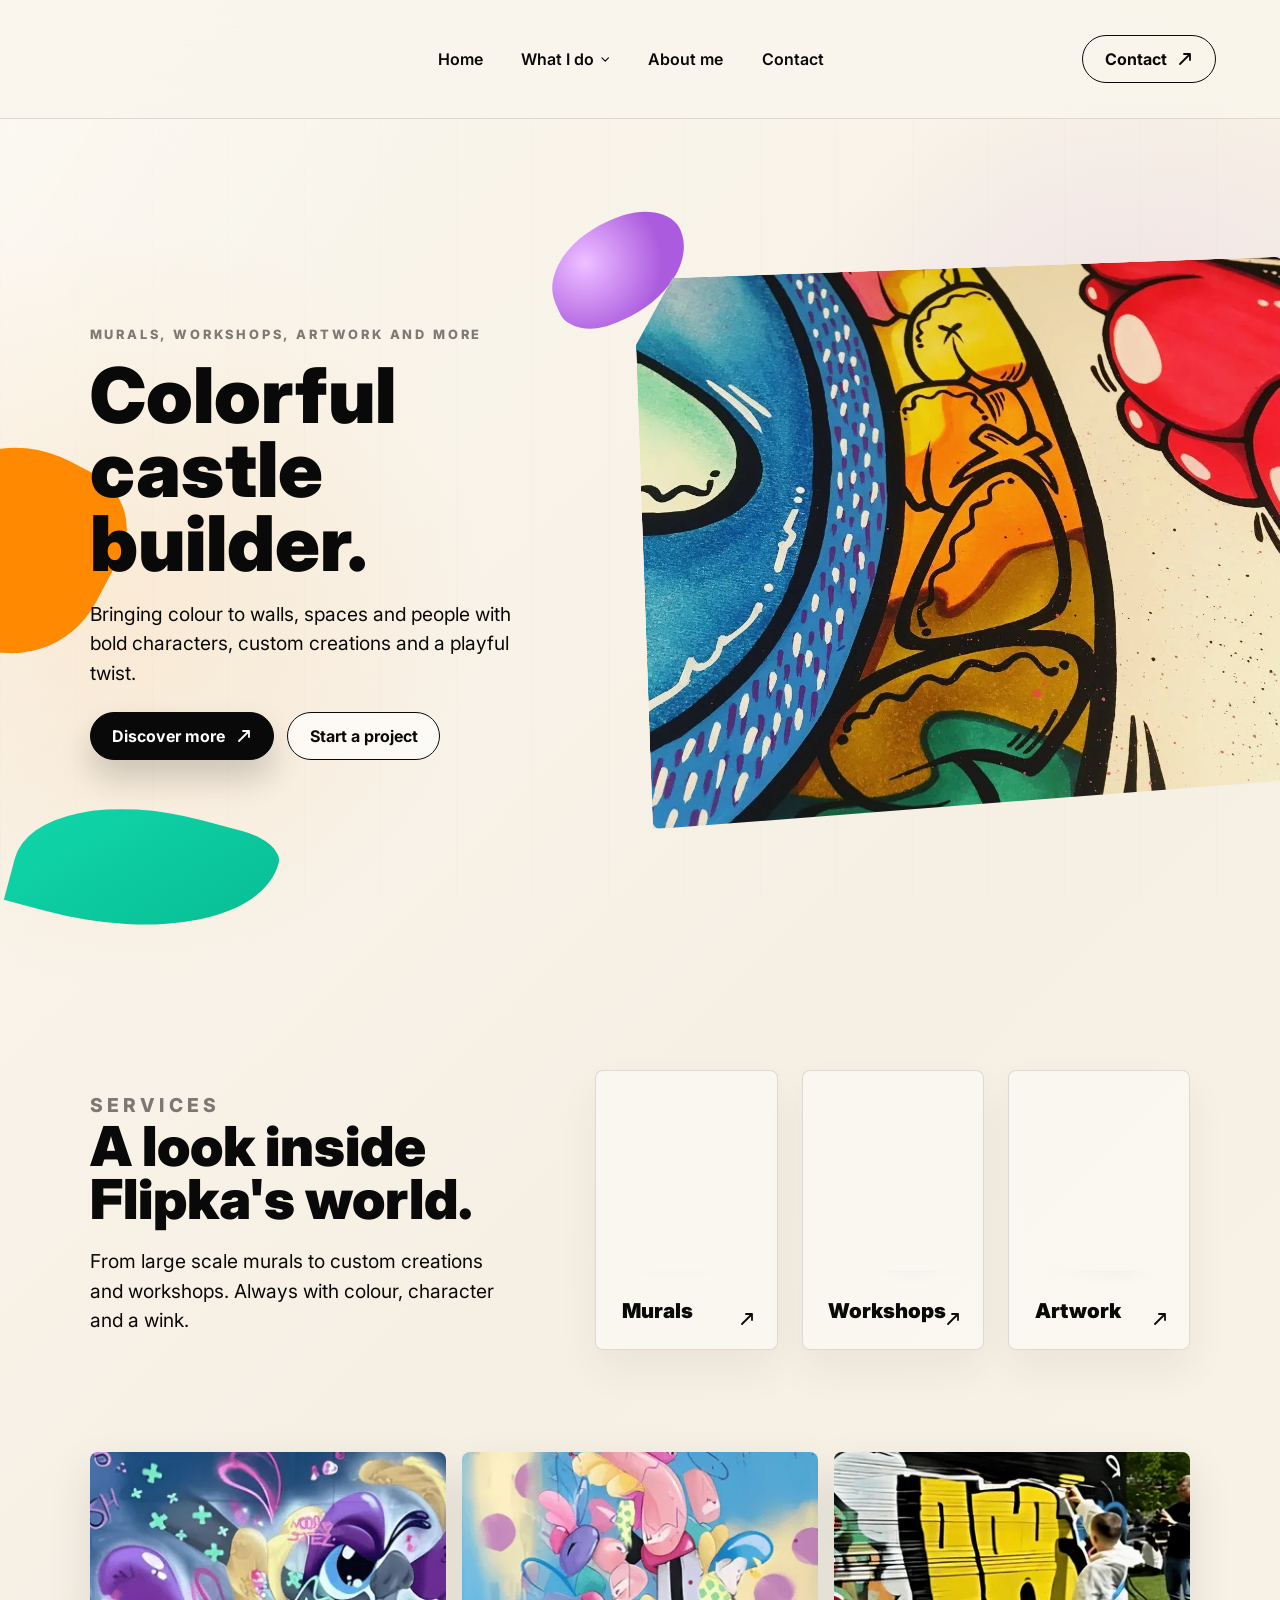
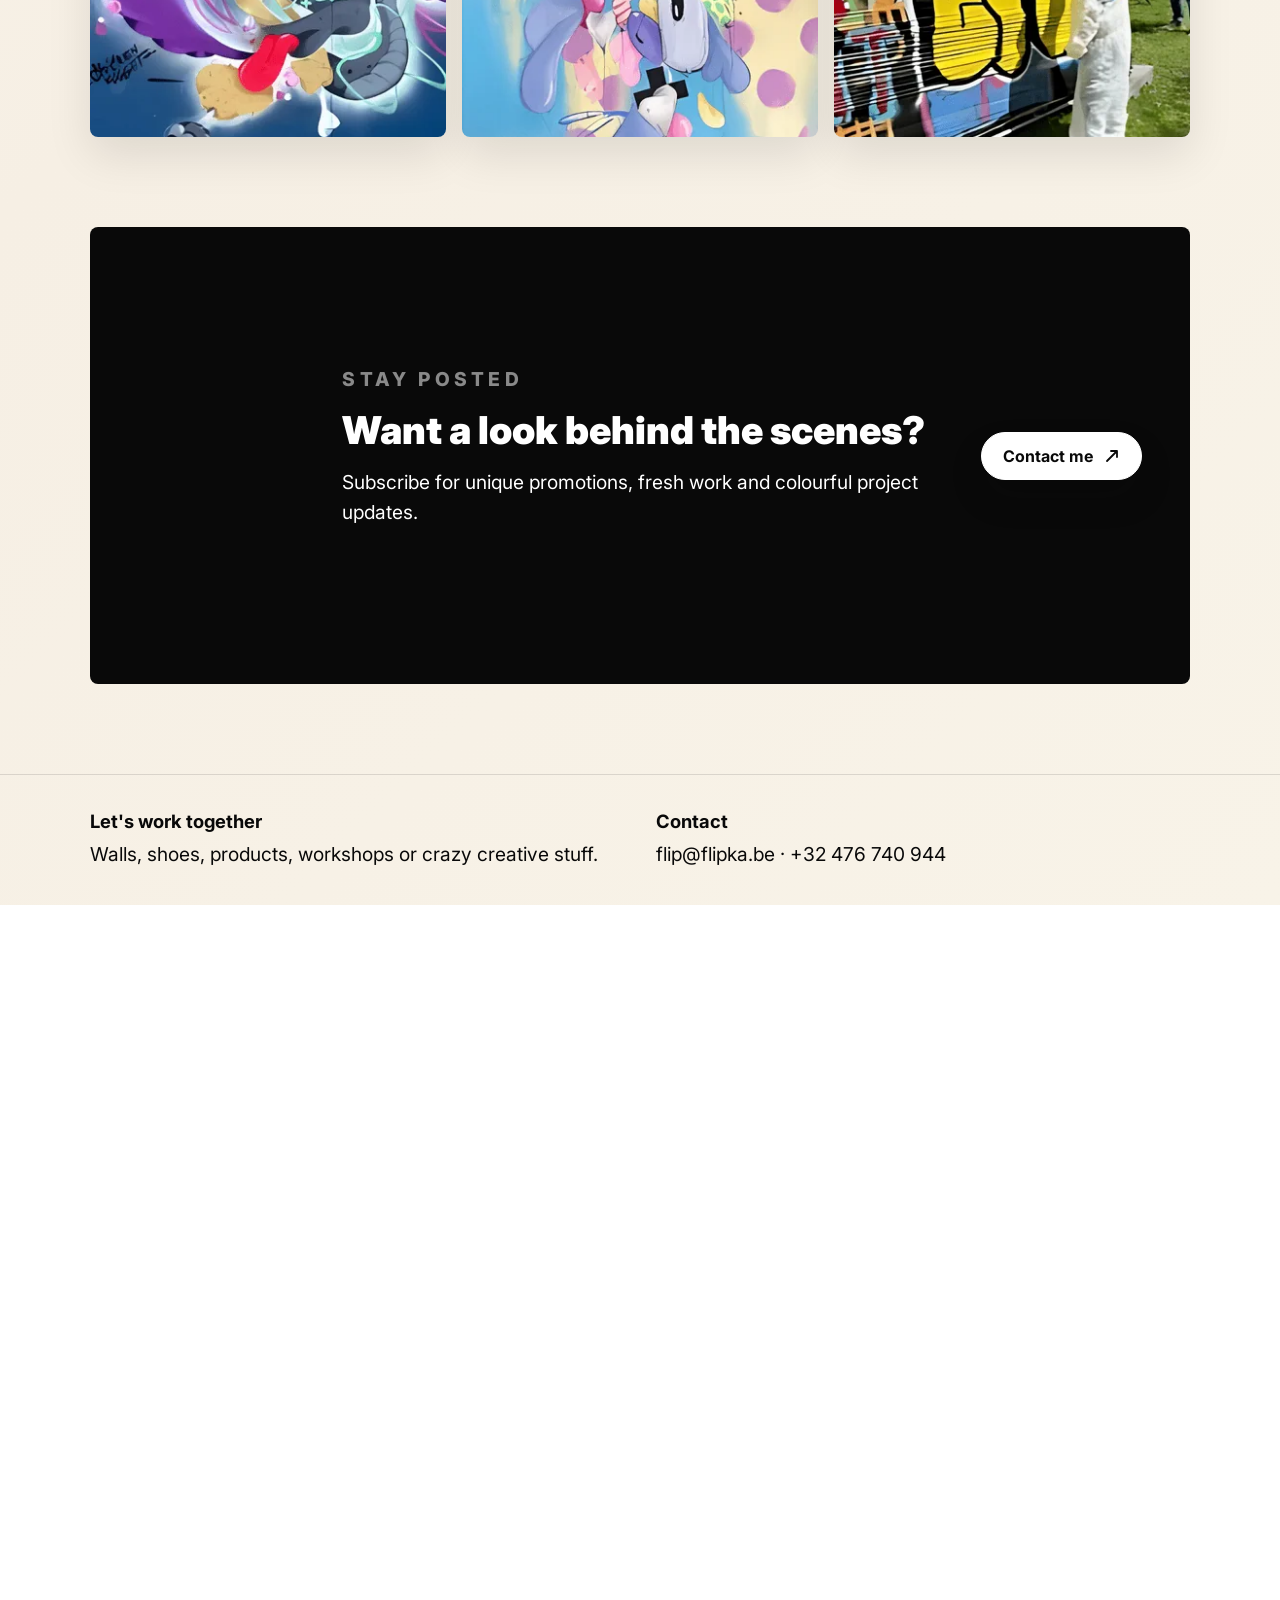
<file: what-i-do.html>
<!doctype html>
<html lang="en">
  <head>
    <meta charset="utf-8">
    <meta name="viewport" content="width=device-width, initial-scale=1">
    <title>What I do | Flipka</title>
    <link rel="icon" type="image/png" href="assets/flipka-favicon.png">
    <meta http-equiv="refresh" content="0; url=index.html">
    <link rel="stylesheet" href="styles.css?v=20261005-nav-dropdown">
  </head>
  <body class="maintenance-page">
    <main class="maintenance-card">
      <img src="assets/optimized/flipka-logo-color.webp" alt="Flipka" decoding="async" fetchpriority="high">
      <p class="eyebrow">Menu</p>
      <h1>What I do</h1>
      <p>Deze opties staan nu rechtstreeks in het menu onder What I do.</p>
      <a class="button button-dark" href="index.html">Terug naar home</a>
    </main>
  </body>
</html>
</file>
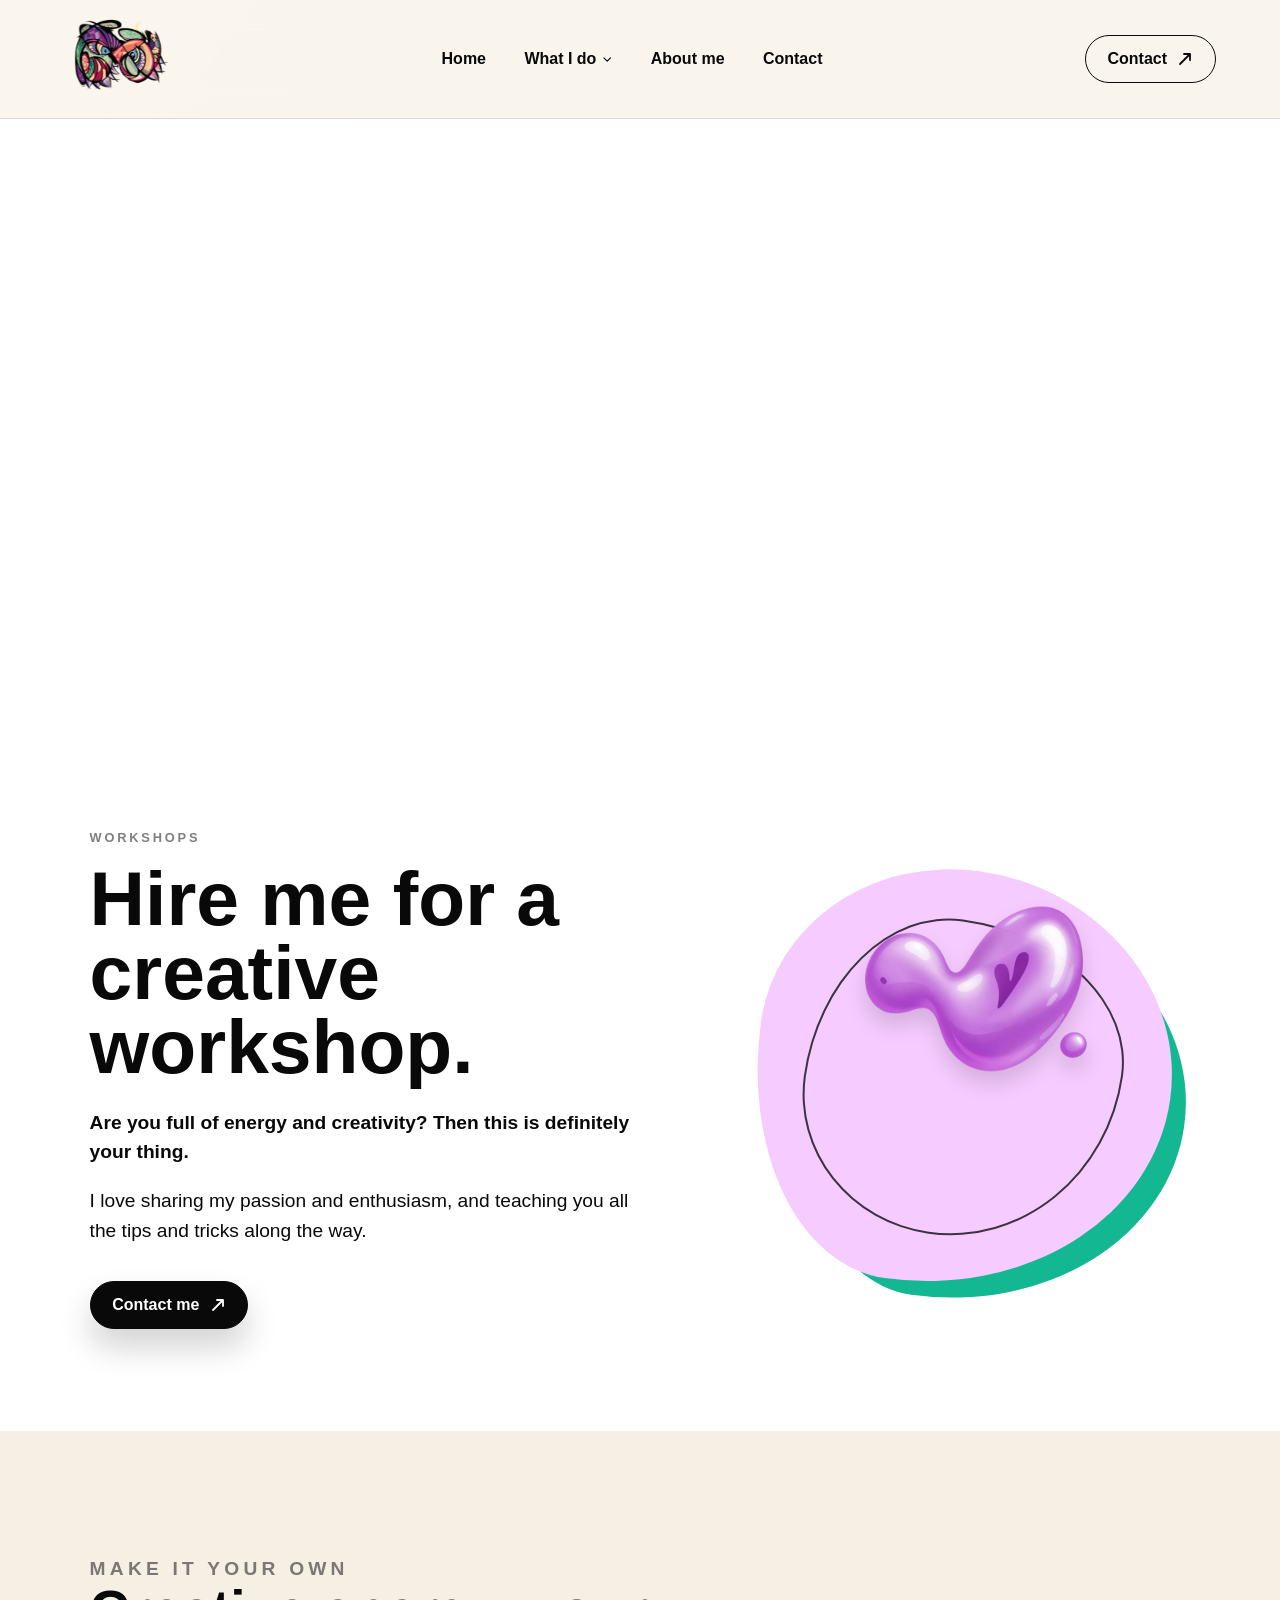
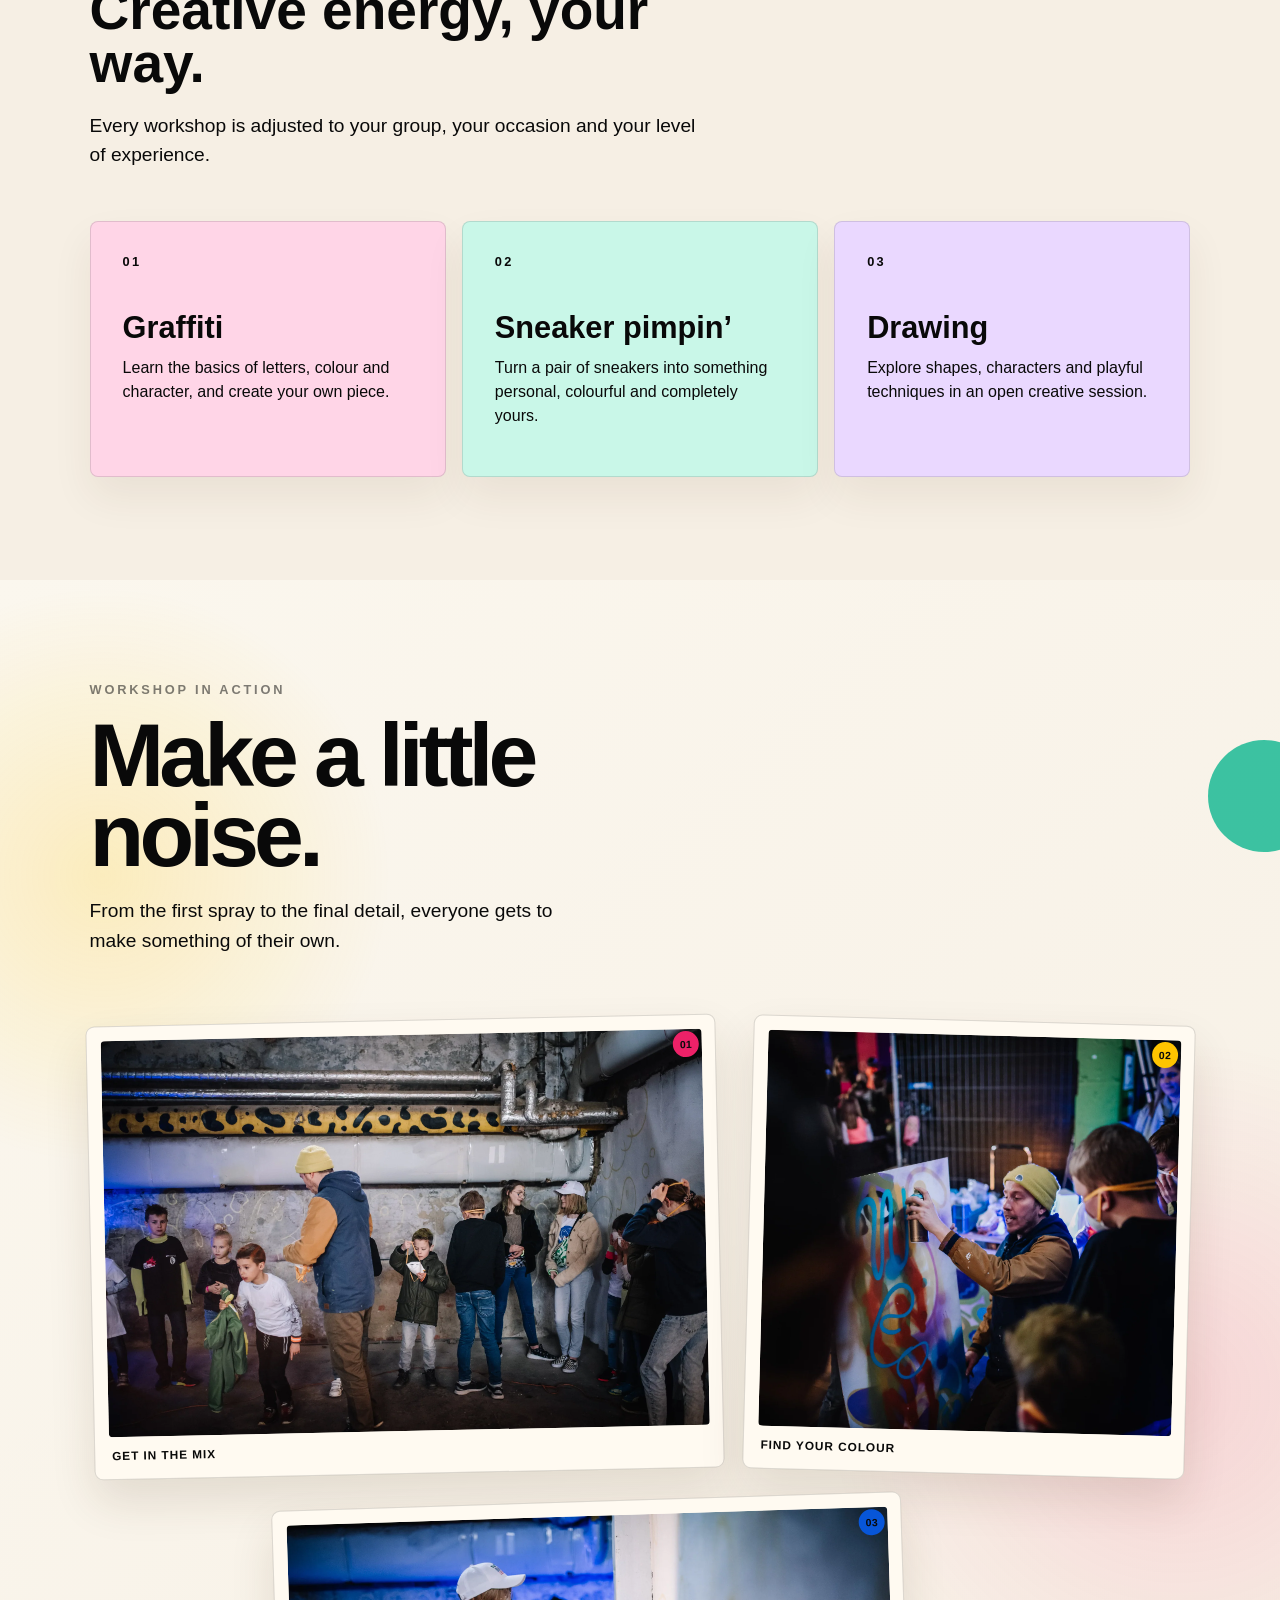
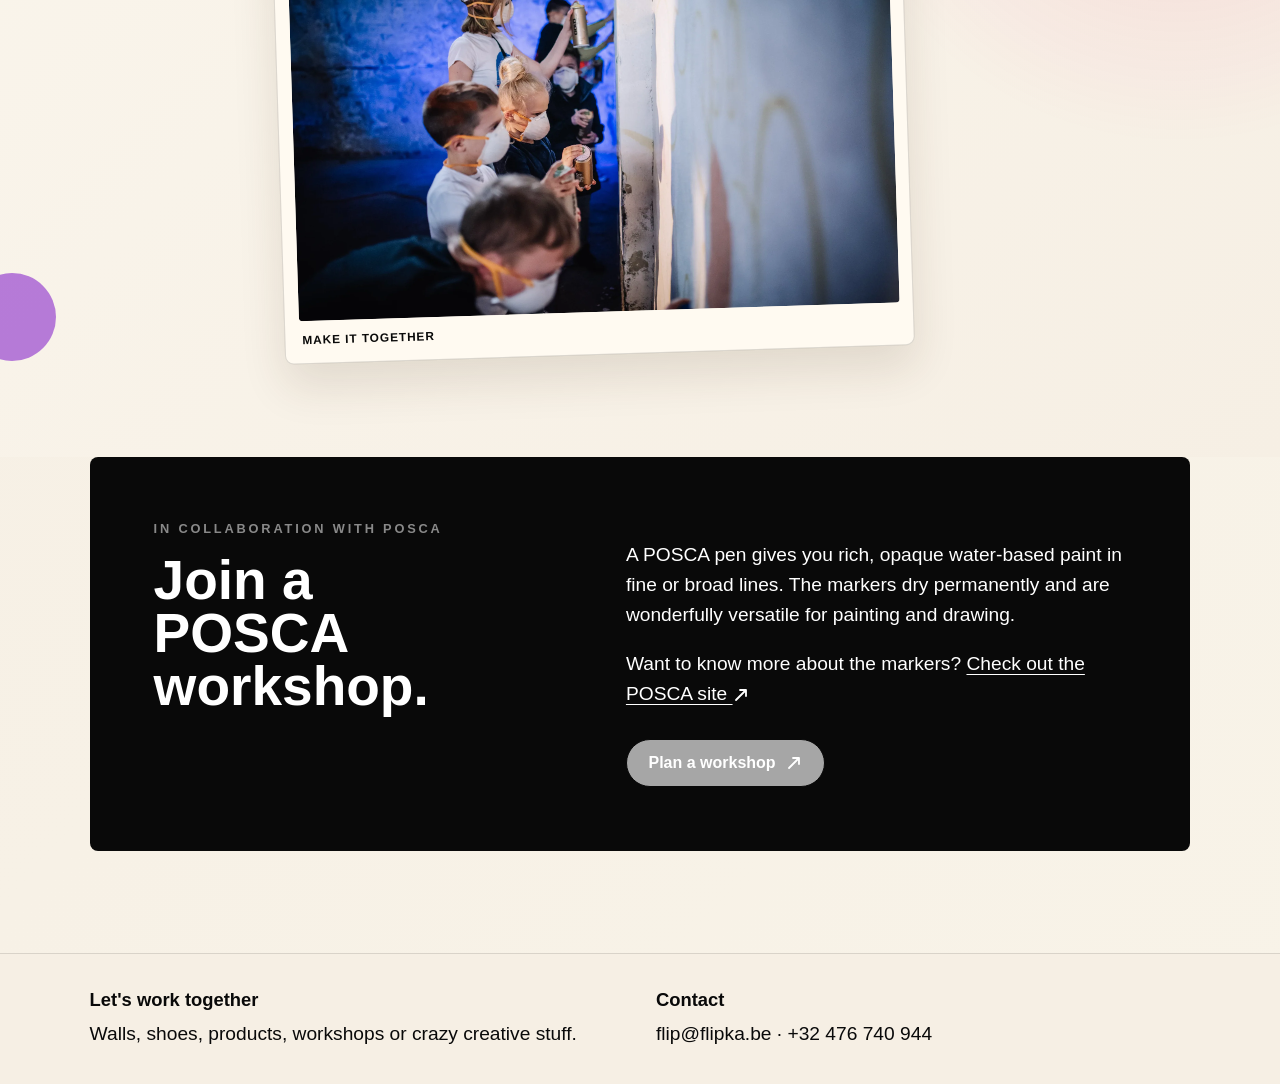
<file: workshops.html>
<!doctype html>
<html lang="en">
  <head>
    <meta charset="utf-8">
    <meta name="viewport" content="width=device-width, initial-scale=1">
    <title>Workshops | Flipka</title>
    <link rel="icon" type="image/png" href="assets/flipka-favicon.png">
    <link rel="stylesheet" href="styles.css?v=20261013-mobile-animation-3">
  </head>
  <body>
    <header class="site-header">
      <a class="brand" href="index.html" aria-label="Flipka home">
        <img src="assets/optimized/flipka-logo-color.webp" alt="Flipka" decoding="async" fetchpriority="high">
      </a>
      <button class="menu-toggle" type="button" aria-label="Open navigation" aria-expanded="false">
        <span></span>
        <span></span>
      </button>
      <nav class="main-nav" aria-label="Primary navigation">
        <a href="index.html">Home</a>
        <div class="nav-dropdown">
          <button class="nav-dropdown-toggle" type="button" aria-expanded="false">
            What I do <svg class="chevron-icon" viewBox="0 0 16 16" aria-hidden="true"><path d="m3 6 5 5 5-5"></path></svg>
          </button>
          <div class="nav-dropdown-menu" hidden>
            <a href="murals.html">Murals</a>
            <a href="workshops.html">Workshops</a>
            <a href="artwork.html">Artwork</a>
            <a href="shoes.html">Shoes</a>
            <a href="on-demand.html">On demand</a>
          </div>
        </div>
        <a href="about-me.html?v=about-clean">About me</a>
        <a href="contact.html">Contact</a>
      </nav>
      <a class="header-cta" href="contact.html">Contact <svg class="arrow-icon" viewBox="0 0 16 16" aria-hidden="true"><path d="M3 13 L13 3 M7 3 L13 3 L13 9"></path></svg></a>
    </header>

    <main class="workshop-page">
      <div class="workshop-banner">
        <video class="workshop-banner-video" hidden autoplay muted loop playsinline preload="none" aria-label="Animatie voor de workshops" data-desktop-video="assets/workshop-banner.mp4"></video>
        <img class="workshop-banner-mobile" src="assets/workshop-banner-mobile.webp" alt="Animatie voor de workshops" decoding="async" fetchpriority="high">
      </div>
      <section class="workshop-hero" aria-labelledby="workshop-title">
        <div class="workshop-hero-copy">
          <p class="eyebrow">Workshops</p>
          <h1 id="workshop-title">Hire me for a creative workshop.</h1>
          <p class="workshop-lead">Are you full of energy and creativity? Then this is definitely your thing.</p>
          <p>I love sharing my passion and enthusiasm, and teaching you all the tips and tricks along the way.</p>
          <a class="button button-dark" href="contact.html">Contact me <svg class="arrow-icon" viewBox="0 0 16 16" aria-hidden="true"><path d="M3 13 L13 3 M7 3 L13 3 L13 9"></path></svg></a>
        </div>
        <div class="workshop-hero-note" aria-hidden="true">
          <img src="assets/optimized/icon-workshops-trim.webp" alt="" decoding="async" fetchpriority="high">
        </div>
      </section>

      <section class="workshop-offer" aria-labelledby="offer-title">
        <div class="section-intro">
          <p class="eyebrow">Make it your own</p>
          <h2 id="offer-title">Creative energy, your way.</h2>
          <p>Every workshop is adjusted to your group, your occasion and your level of experience.</p>
        </div>
        <div class="workshop-type-grid">
          <article class="workshop-type workshop-type-pink">
            <span class="workshop-number">01</span>
            <h3>Graffiti</h3>
            <p>Learn the basics of letters, colour and character, and create your own piece.</p>
          </article>
          <article class="workshop-type workshop-type-green">
            <span class="workshop-number">02</span>
            <h3>Sneaker pimpin’</h3>
            <p>Turn a pair of sneakers into something personal, colourful and completely yours.</p>
          </article>
          <article class="workshop-type workshop-type-purple">
            <span class="workshop-number">03</span>
            <h3>Drawing</h3>
            <p>Explore shapes, characters and playful techniques in an open creative session.</p>
          </article>
        </div>
      </section>

      <section class="workshop-gallery" aria-labelledby="workshop-gallery-title">
        <div class="workshop-gallery-intro">
          <p class="eyebrow">Workshop in action</p>
          <h2 id="workshop-gallery-title">Make a little noise.</h2>
          <p>From the first spray to the final detail, everyone gets to make something of their own.</p>
        </div>
        <div class="workshop-gallery-grid">
          <figure class="workshop-gallery-card workshop-gallery-card-wide">
            <span class="workshop-gallery-index">01</span>
            <img src="assets/optimized/workshop-gallery-01.webp?v=20261012-workshop-gallery" alt="Workshopgroep aan het werk in een creatieve ruimte" loading="lazy" decoding="async">
            <figcaption>Get in the mix</figcaption>
          </figure>
          <figure class="workshop-gallery-card workshop-gallery-card-focus">
            <span class="workshop-gallery-index">02</span>
            <img src="assets/optimized/workshop-gallery-02.webp?v=20261012-workshop-gallery" alt="Workshopdeelnemer die met spray paint werkt" loading="lazy" decoding="async">
            <figcaption>Find your colour</figcaption>
          </figure>
          <figure class="workshop-gallery-card workshop-gallery-card-tall">
            <span class="workshop-gallery-index">03</span>
            <img src="assets/optimized/workshop-gallery-03.webp?v=20261012-workshop-gallery" alt="Jonge deelnemers die samen een muur beschilderen" loading="lazy" decoding="async">
            <figcaption>Make it together</figcaption>
          </figure>
        </div>
      </section>

      <section class="workshop-posca" aria-labelledby="posca-title">
        <div>
          <p class="eyebrow">In collaboration with POSCA</p>
          <h2 id="posca-title">Join a POSCA workshop.</h2>
        </div>
        <div class="workshop-posca-copy">
          <p>A POSCA pen gives you rich, opaque water-based paint in fine or broad lines. The markers dry permanently and are wonderfully versatile for painting and drawing.</p>
          <p>Want to know more about the markers? <a class="text-link" href="https://www.posca.com" target="_blank" rel="noreferrer">Check out the POSCA site <svg class="arrow-icon" viewBox="0 0 16 16" aria-hidden="true"><path d="M3 13 L13 3 M7 3 L13 3 L13 9"></path></svg></a></p>
          <a class="button button-light" href="contact.html">Plan a workshop <svg class="arrow-icon" viewBox="0 0 16 16" aria-hidden="true"><path d="M3 13 L13 3 M7 3 L13 3 L13 9"></path></svg></a>
        </div>
      </section>
    </main>

    <footer class="site-footer">
      <div>
        <strong>Let's work together</strong>
        <p>Walls, shoes, products, workshops or crazy creative stuff.</p>
      </div>
      <div>
        <strong>Contact</strong>
        <p><a href="mailto:flip@flipka.be">flip@flipka.be</a> · +32 476 740 944</p>
      </div>
    </footer>

    <script src="script.js?v=20261013-mobile-animation-2"></script>
  </body>
</html>
</file>
<file: styles.css>
:root {
  --ink: #090909;
  --paper: #f6efe4;
  --paper-strong: #fffaf1;
  --line: rgba(9, 9, 9, 0.12);
  --blue: #0756d9;
  --pink: #ed2168;
  --purple: #a65dd4;
  --green: #13b792;
  --orange: #ff8a00;
  --yellow: #ffc400;
  --shadow: 0 24px 70px rgba(17, 12, 7, 0.14);
}

* {
  box-sizing: border-box;
}

html {
  scroll-behavior: smooth;
}

body {
  margin: 0;
  color: var(--ink);
  font-family: Inter, Arial, sans-serif;
  background:
    radial-gradient(circle at 8% 24%, rgba(255, 138, 0, 0.1), transparent 24rem),
    radial-gradient(circle at 88% 16%, rgba(166, 93, 212, 0.12), transparent 21rem),
    linear-gradient(135deg, #fbf7ee 0%, var(--paper) 48%, #f8f3e8 100%);
}

body::before {
  content: "";
  position: fixed;
  inset: 0;
  pointer-events: none;
  opacity: 0.42;
  background-image:
    linear-gradient(120deg, rgba(255, 255, 255, 0.68), transparent 32%),
    repeating-linear-gradient(90deg, rgba(9, 9, 9, 0.018) 0 1px, transparent 1px 76px);
  z-index: -1;
}

a {
  color: inherit;
  text-decoration: none;
}

img {
  display: block;
  max-width: 100%;
}

.site-header {
  position: sticky;
  top: 0;
  z-index: 20;
  display: grid;
  grid-template-columns: auto 1fr auto;
  align-items: center;
  gap: 2rem;
  padding: 1rem clamp(1rem, 5vw, 8rem);
  background: rgba(250, 245, 236, 0.88);
  border-bottom: 1px solid var(--line);
  backdrop-filter: blur(18px);
  will-change: padding, background, box-shadow;
  transition: padding 360ms cubic-bezier(0.22, 1, 0.36, 1), background 360ms ease, box-shadow 360ms ease;
}

.brand img {
  width: clamp(7rem, 9vw, 9.5rem);
  aspect-ratio: 4 / 3;
  object-fit: contain;
  transform-origin: left center;
  will-change: transform;
  transition: transform 360ms cubic-bezier(0.22, 1, 0.36, 1);
}

.site-header.is-scrolled {
  padding-top: 0.45rem;
  padding-bottom: 0.45rem;
  background: rgba(250, 245, 236, 0.94);
  box-shadow: 0 10px 35px rgba(9, 9, 9, 0.08);
}

.site-header.is-scrolled .brand img {
  transform: scale(0.68);
}

.main-nav {
  display: flex;
  justify-content: center;
  align-items: center;
  gap: clamp(1rem, 3vw, 3rem);
  font-weight: 600;
}

.main-nav a,
.nav-dropdown-toggle,
.header-cta {
  transition: transform 180ms ease, color 180ms ease, background 180ms ease;
}

.main-nav a:hover,
.nav-dropdown-toggle:hover {
  color: var(--pink);
  transform: translateY(-1px);
}

.nav-dropdown {
  position: relative;
}

.nav-dropdown-toggle {
  display: inline-flex;
  align-items: center;
  gap: 0.35rem;
  padding: 0;
  color: inherit;
  font: inherit;
  background: transparent;
  border: 0;
  cursor: pointer;
}

.nav-dropdown-toggle .chevron-icon {
  width: 0.65rem;
  height: 0.65rem;
  transition: transform 200ms ease;
}

.chevron-icon {
  fill: none;
  stroke: currentColor;
  stroke-width: 1.8;
  stroke-linecap: round;
  stroke-linejoin: round;
}

.nav-dropdown.is-open .nav-dropdown-toggle .chevron-icon {
  transform: rotate(180deg);
}

.arrow-icon {
  display: inline-block;
  flex: 0 0 1rem;
  width: 1rem;
  height: 1rem;
  overflow: visible;
  vertical-align: middle;
  color: currentColor;
}

.arrow-icon path {
  fill: none;
  stroke: currentColor;
  stroke-width: 1.8;
  stroke-linecap: round;
  stroke-linejoin: round;
}

.nav-dropdown-menu {
  position: absolute;
  top: calc(100% + 1rem);
  left: 50%;
  display: grid;
  min-width: 12rem;
  padding: 0.55rem;
  background: rgba(255, 250, 241, 0.96);
  border: 1px solid var(--line);
  border-radius: 0.45rem;
  box-shadow: 0 18px 40px rgba(9, 9, 9, 0.12);
  opacity: 0;
  pointer-events: none;
  transform: translate(-50%, -0.35rem);
  transition: opacity 180ms ease, transform 180ms ease;
}

.nav-dropdown.is-open .nav-dropdown-menu {
  opacity: 1;
  pointer-events: auto;
  transform: translate(-50%, 0);
}

.nav-dropdown-menu a {
  padding: 0.75rem 0.85rem;
  border-radius: 0.35rem;
  white-space: nowrap;
}

.nav-dropdown-menu a:hover {
  color: var(--ink);
  background: rgba(237, 33, 104, 0.08);
  transform: none;
}

.header-cta,
.button {
  display: inline-flex;
  align-items: center;
  justify-content: center;
  gap: 0.65rem;
  min-height: 3rem;
  padding: 0.85rem 1.35rem;
  border: 1px solid var(--ink);
  border-radius: 999px;
  font-weight: 700;
  line-height: 1;
}

.header-cta:hover,
.button:hover {
  transform: translateY(-2px);
}

.menu-toggle {
  display: none;
}

.hero {
  position: relative;
  display: grid;
  grid-template-columns: minmax(22rem, 0.82fr) minmax(28rem, 1.18fr);
  align-items: center;
  min-height: calc(100vh - 5.1rem);
  overflow: hidden;
  padding: clamp(2rem, 5vw, 5rem) clamp(1rem, 7vw, 8rem) clamp(3rem, 5vw, 5rem);
}

.hero-copy {
  position: relative;
  z-index: 2;
  max-width: 43rem;
}

.eyebrow {
  margin: 0 0 1.1rem;
  color: rgba(9, 9, 9, 0.52);
  font-size: 0.8rem;
  font-weight: 800;
  letter-spacing: 0.22em;
  text-transform: uppercase;
}

h1,
h2 {
  margin: 0;
  font-weight: 900;
  letter-spacing: 0;
  line-height: 0.96;
}

h1 {
  max-width: 16ch;
  font-size: clamp(3.8rem, 6vw, 6.25rem);
}

h2 {
  font-size: clamp(2.4rem, 4.3vw, 5rem);
}

.hero-text,
.section-intro p,
.newsletter p,
.site-footer p {
  font-size: clamp(1rem, 1.5vw, 1.25rem);
  line-height: 1.55;
}

.hero-text {
  max-width: 36rem;
  margin: 1.2rem 0 1.45rem;
}

.hero-actions {
  display: flex;
  flex-wrap: wrap;
  gap: 0.8rem;
}

.button-dark {
  color: white;
  background: var(--ink);
  box-shadow: 0 18px 32px rgba(9, 9, 9, 0.18);
}

.button-light {
  background: rgba(255, 255, 255, 0.64);
}

.hero-stage {
  position: relative;
  z-index: 1;
  min-height: min(45rem, 64vw);
}

.hero-photo {
  position: absolute;
  top: 50%;
  right: -8vw;
  width: min(62vw, 64rem);
  height: min(43vw, 42rem);
  object-fit: cover;
  object-position: 50% 45%;
  transform: translateY(-50%) rotate(-2deg);
  border-radius: 0.45rem;
  box-shadow: var(--shadow);
  clip-path: polygon(6% 0, 100% 0, 100% 95%, 0 100%, 0 12%);
}

.hero-art {
  position: absolute;
  right: min(6vw, 5rem);
  top: -1rem;
  width: clamp(9rem, 18vw, 20rem);
  filter: drop-shadow(0 18px 18px rgba(9, 9, 9, 0.13));
  transform: rotate(8deg);
}

.paint {
  position: absolute;
  z-index: 0;
  pointer-events: none;
  filter: saturate(1.1);
}

.paint-orange {
  left: -6rem;
  top: 38%;
  width: 13rem;
  height: 13rem;
  background: var(--orange);
  border-radius: 66% 34% 52% 48%;
  transform: rotate(28deg);
}

.paint-purple {
  right: 46%;
  top: 12%;
  width: 9rem;
  height: 6rem;
  background: radial-gradient(circle at 30% 30%, #ecc1ff, var(--purple) 64%);
  border-radius: 59% 41% 65% 35%;
  transform: rotate(-24deg);
  box-shadow: 1.2rem 4rem 0 -3rem var(--purple);
}

.paint-green {
  left: 1rem;
  bottom: 2rem;
  width: 16rem;
  height: 8rem;
  background: linear-gradient(135deg, #20d4ac, var(--green));
  border-radius: 80% 20% 100% 0;
  transform: rotate(15deg);
}

.services {
  display: grid;
  grid-template-columns: minmax(17rem, 0.72fr) 1fr;
  gap: clamp(2rem, 6vw, 6rem);
  padding: clamp(4rem, 8vw, 7rem) clamp(1rem, 7vw, 8rem);
}

.section-intro {
  max-width: 38rem;
}

.section-intro p {
  margin: 1.3rem 0 0;
}

.service-grid {
  display: grid;
  grid-template-columns: repeat(3, minmax(0, 1fr));
  gap: 1.5rem;
  align-items: end;
}

.service-card {
  position: relative;
  display: grid;
  grid-template-rows: 1fr auto;
  min-height: 17.5rem;
  padding: 1.6rem;
  overflow: hidden;
  background: rgba(255, 255, 255, 0.46);
  border: 1px solid var(--line);
  border-radius: 0.5rem;
  box-shadow: 0 20px 42px rgba(68, 44, 20, 0.06);
  transition: transform 180ms ease, box-shadow 180ms ease;
}

.service-card:hover {
  transform: translateY(-6px) rotate(-1deg);
  box-shadow: var(--shadow);
}

.service-card span:last-of-type {
  display: block;
  padding-right: 2rem;
  font-size: 1.28rem;
  font-weight: 900;
}

.service-card b {
  position: absolute;
  right: 1.35rem;
  bottom: 1.35rem;
  font-size: 1.55rem;
}

.service-card .service-arrow {
  position: absolute;
  right: 1.35rem;
  bottom: 1.35rem;
}

.card-art {
  display: block;
  align-self: center;
  justify-self: center;
  width: min(11rem, 88%);
  height: 9.4rem;
  object-fit: contain;
  filter: drop-shadow(0 16px 12px rgba(9, 9, 9, 0.12));
  transition: transform 180ms ease;
}

.service-card:hover .card-art {
  transform: rotate(-4deg) scale(1.05);
}

.portfolio-strip {
  display: grid;
  grid-template-columns: repeat(3, 1fr);
  gap: 1rem;
  padding: 0 clamp(1rem, 7vw, 8rem) clamp(4rem, 7vw, 6rem);
}

.portfolio-strip img {
  width: 100%;
  aspect-ratio: 1.25;
  object-fit: cover;
  border-radius: 0.5rem;
  box-shadow: 0 18px 45px rgba(9, 9, 9, 0.1);
}

.newsletter {
  position: relative;
  display: grid;
  grid-template-columns: auto 1fr auto;
  align-items: center;
  gap: clamp(1.5rem, 4vw, 4rem);
  margin: 0 clamp(1rem, 7vw, 8rem) clamp(4rem, 7vw, 7rem);
  padding: clamp(1.5rem, 4vw, 3rem);
  background: var(--ink);
  color: white;
  border-radius: 0.5rem;
  overflow: hidden;
}

.newsletter img {
  width: clamp(6.5rem, 12vw, 11rem);
}

.newsletter .eyebrow {
  color: rgba(255, 255, 255, 0.52);
}

.newsletter h2 {
  font-size: clamp(2rem, 3vw, 3.7rem);
}

.newsletter p {
  max-width: 42rem;
}

.newsletter .button {
  border-color: white;
  background: white;
  color: var(--ink);
}

.site-footer {
  display: grid;
  grid-template-columns: 1fr 1fr;
  gap: 2rem;
  padding: 2.2rem clamp(1rem, 7vw, 8rem);
  border-top: 1px solid var(--line);
}

.site-footer strong {
  font-size: 1.15rem;
}

.site-footer p {
  margin: 0.5rem 0 0;
}

.subpage {
  min-height: calc(100vh - 6rem);
  padding: clamp(3rem, 7vw, 7rem) clamp(1rem, 7vw, 8rem);
}

.subpage-hero {
  max-width: 54rem;
  margin-bottom: clamp(2rem, 5vw, 4rem);
}

.subpage-hero h1 {
  max-width: 12ch;
}

.subpage-hero p:last-child {
  max-width: 42rem;
  font-size: clamp(1rem, 1.5vw, 1.22rem);
  line-height: 1.55;
}

.workshop-page {
  overflow: visible;
}

.workshop-banner {
  position: sticky;
  top: 0;
  z-index: 0;
  width: 100%;
  height: auto;
  margin: 0;
  overflow: hidden;
  background: #ffffff;
}

.workshop-banner video {
  display: block;
  width: 100%;
  max-width: none;
  height: auto;
  margin-top: calc(-1 * clamp(1rem, 3vw, 2rem));
  object-fit: contain;
  object-position: center;
}

.workshop-banner-video[hidden] {
  display: none !important;
}

.workshop-banner-mobile {
  display: none;
}

.workshop-hero {
  position: relative;
  z-index: 1;
  display: grid;
  grid-template-columns: minmax(0, 1.1fr) minmax(16rem, 0.9fr);
  align-items: center;
  gap: clamp(2rem, 7vw, 8rem);
  min-height: clamp(34rem, 70vh, 48rem);
  padding: clamp(3rem, 8vw, 8rem) clamp(1rem, 7vw, 8rem);
  background: #ffffff;
}

.workshop-hero-copy {
  position: relative;
  z-index: 1;
  max-width: 45rem;
}

.workshop-hero h1 {
  max-width: 11ch;
}

.workshop-hero-copy p:not(.eyebrow) {
  max-width: 38rem;
  font-size: clamp(1rem, 1.5vw, 1.22rem);
  line-height: 1.55;
}

.workshop-hero-copy .workshop-lead {
  margin-top: 1.5rem;
  font-weight: 800;
}

.workshop-hero-copy .button {
  margin-top: 1rem;
}

.workshop-hero-note {
  position: relative;
  display: grid;
  place-items: center;
  width: min(26rem, 100%);
  aspect-ratio: 1;
  justify-self: center;
  color: var(--ink);
  background: #f6cbff;
  border-radius: 47% 53% 62% 38% / 43% 48% 52% 57%;
  box-shadow: 1.8rem 1.5rem 0 -0.7rem #13b792;
  transform: rotate(8deg);
}

.workshop-hero-note::before {
  content: "";
  position: absolute;
  inset: 12%;
  border: 2px solid rgba(9, 9, 9, 0.78);
  border-radius: 43% 57% 54% 46% / 56% 42% 58% 44%;
}

.workshop-hero-note img {
  position: absolute;
  top: 8%;
  left: 50%;
  width: 54%;
  transform: translateX(-50%) rotate(-8deg);
  filter: drop-shadow(0 0.8rem 0.6rem rgba(9, 9, 9, 0.14));
}

.workshop-offer {
  position: relative;
  z-index: 1;
  padding: clamp(4rem, 8vw, 8rem) clamp(1rem, 7vw, 8rem);
  background: var(--paper);
}

.workshop-offer > .section-intro {
  margin-bottom: clamp(2rem, 4vw, 4rem);
}

.workshop-type-grid {
  display: grid;
  grid-template-columns: repeat(3, minmax(0, 1fr));
  gap: 1rem;
}

.workshop-type {
  min-height: 16rem;
  padding: clamp(1.4rem, 3vw, 2rem);
  border: 1px solid var(--line);
  border-radius: 0.5rem;
  box-shadow: 0 20px 42px rgba(68, 44, 20, 0.07);
  transition: transform 180ms ease, box-shadow 180ms ease;
}

.workshop-type:hover {
  transform: translateY(-5px) rotate(-1deg);
  box-shadow: var(--shadow);
}

.workshop-type-pink {
  background: #ffd5e7;
}

.workshop-type-green {
  background: #c9f7e8;
}

.workshop-type-purple {
  background: #ead8ff;
}

.workshop-number {
  display: block;
  margin-bottom: 2.7rem;
  font-size: 0.8rem;
  font-weight: 900;
  letter-spacing: 0.18em;
}

.workshop-type h3 {
  margin: 0;
  font-size: clamp(1.5rem, 2.4vw, 2.25rem);
  line-height: 1;
}

.workshop-type p {
  max-width: 22rem;
  margin: 0.8rem 0 0;
  line-height: 1.5;
}

.workshop-gallery {
  position: relative;
  overflow: hidden;
  padding: clamp(4rem, 8vw, 8rem) clamp(1rem, 7vw, 8rem);
  background:
    radial-gradient(circle at 8% 20%, rgba(255, 196, 0, 0.2), transparent 18rem),
    radial-gradient(circle at 92% 55%, rgba(237, 33, 104, 0.14), transparent 22rem),
    linear-gradient(135deg, #fbf7ee 0%, var(--paper) 100%);
}

.workshop-gallery::before,
.workshop-gallery::after {
  position: absolute;
  z-index: 0;
  border-radius: 50%;
  content: "";
  pointer-events: none;
}

.workshop-gallery::before {
  top: 10rem;
  right: -2.5rem;
  width: 7rem;
  height: 7rem;
  background: var(--green);
  opacity: 0.82;
}

.workshop-gallery::after {
  bottom: 6rem;
  left: -2rem;
  width: 5.5rem;
  height: 5.5rem;
  background: var(--purple);
  opacity: 0.8;
}

.workshop-gallery-intro,
.workshop-gallery-grid {
  position: relative;
  z-index: 1;
}

.workshop-gallery-intro {
  max-width: 39rem;
  margin-bottom: clamp(2.5rem, 5vw, 5rem);
}

.workshop-gallery-intro h2 {
  max-width: 12ch;
  margin: 0;
  font-size: clamp(2.8rem, 7vw, 6.4rem);
  line-height: 0.9;
  letter-spacing: -0.055em;
}

.workshop-gallery-intro > p:last-child {
  max-width: 30rem;
  margin: 1.25rem 0 0;
  font-size: clamp(1rem, 1.5vw, 1.2rem);
  line-height: 1.55;
}

.workshop-gallery-grid {
  display: grid;
  grid-template-columns: repeat(12, minmax(0, 1fr));
  gap: clamp(1rem, 2.2vw, 2rem);
  align-items: start;
}

.workshop-gallery-card {
  position: relative;
  grid-column: span 7;
  margin: 0;
  padding: clamp(0.55rem, 1.2vw, 0.85rem);
  overflow: hidden;
  border: 1px solid rgba(9, 9, 9, 0.14);
  border-radius: 0.55rem;
  background: var(--paper-strong);
  box-shadow: 0 22px 45px rgba(68, 44, 20, 0.12);
  transform: rotate(-1.2deg);
  transition: transform 220ms ease, box-shadow 220ms ease;
}

.workshop-gallery-card:nth-child(2) {
  grid-column: span 5;
  transform: rotate(1.5deg);
}

.workshop-gallery-card:nth-child(3) {
  grid-column: 3 / span 7;
  transform: rotate(-1.8deg);
}

.workshop-gallery-card:hover,
.workshop-gallery-card:focus-within {
  z-index: 2;
  box-shadow: var(--shadow);
  transform: translateY(-0.45rem) rotate(0deg);
}

.workshop-gallery-index {
  position: absolute;
  top: 1rem;
  right: 1rem;
  z-index: 2;
  display: grid;
  width: 1.65rem;
  height: 1.65rem;
  place-items: center;
  border-radius: 50%;
  background: var(--pink);
  color: var(--ink);
  font-size: 0.65rem;
  font-weight: 900;
  letter-spacing: 0.04em;
}

.workshop-gallery-card:nth-child(2) .workshop-gallery-index {
  background: var(--yellow);
}

.workshop-gallery-card:nth-child(3) .workshop-gallery-index {
  background: var(--blue);
}

.workshop-gallery-card img {
  display: block;
  width: 100%;
  height: clamp(15rem, 31vw, 28rem);
  aspect-ratio: 4 / 3;
  object-fit: cover;
  border-radius: 0.25rem;
  background: #111827;
}

.workshop-gallery-card figcaption {
  padding: 0.75rem 0.2rem 0.1rem;
  color: var(--muted);
  font-size: 0.74rem;
  font-weight: 800;
  letter-spacing: 0.08em;
  text-transform: uppercase;
}

.workshop-posca {
  position: relative;
  z-index: 1;
  display: grid;
  grid-template-columns: minmax(0, 0.85fr) minmax(0, 1.15fr);
  gap: clamp(2rem, 8vw, 8rem);
  margin: 0 clamp(1rem, 7vw, 8rem) clamp(4rem, 8vw, 8rem);
  padding: clamp(2rem, 5vw, 5rem);
  color: white;
  background: var(--ink);
  border-radius: 0.5rem;
  overflow: hidden;
}

.workshop-page + .site-footer {
  position: relative;
  z-index: 1;
  background: var(--paper);
}

.workshop-posca h2 {
  max-width: 8ch;
}

.workshop-posca .eyebrow {
  color: rgba(255, 255, 255, 0.52);
}

.workshop-posca-copy {
  max-width: 39rem;
}

.workshop-posca-copy p {
  font-size: clamp(1rem, 1.5vw, 1.2rem);
  line-height: 1.55;
}

.workshop-posca .button {
  margin-top: 0.7rem;
}

.workshop-posca .text-link {
  text-decoration: underline;
  text-underline-offset: 0.2em;
}

.shoes-page {
  overflow: hidden;
}

.shoes-hero {
  position: relative;
  display: grid;
  grid-template-columns: minmax(0, 1.05fr) minmax(20rem, 0.95fr);
  align-items: center;
  gap: clamp(2rem, 7vw, 8rem);
  min-height: clamp(39rem, 78vh, 54rem);
  padding: clamp(3rem, 8vw, 8rem) clamp(1rem, 7vw, 8rem);
  overflow: hidden;
  background:
    radial-gradient(circle at 8% 20%, rgba(255, 196, 0, 0.2), transparent 19rem),
    linear-gradient(135deg, #fffaf1 0%, #f5e9ff 54%, #dcfbf2 100%);
}

.shoes-hero::before {
  position: absolute;
  top: -5rem;
  right: 14%;
  width: 10rem;
  height: 10rem;
  border-radius: 50%;
  background: var(--pink);
  content: "";
  opacity: 0.9;
}

.shoes-hero-copy,
.shoes-hero-art {
  position: relative;
  z-index: 1;
}

.shoes-hero-copy {
  max-width: 44rem;
}

.shoes-hero h1 {
  max-width: 9ch;
  font-size: clamp(3.8rem, 8vw, 8rem);
  line-height: 0.86;
  letter-spacing: -0.06em;
}

.shoes-hero-copy p:not(.eyebrow) {
  max-width: 38rem;
  font-size: clamp(1rem, 1.5vw, 1.22rem);
  line-height: 1.55;
}

.shoes-hero-copy .shoes-lead {
  margin-top: 1.5rem;
  font-weight: 800;
}

.shoes-hero-copy .button {
  margin-top: 1rem;
}

.shoes-hero-art {
  min-height: clamp(22rem, 42vw, 35rem);
  border: 1px solid rgba(9, 9, 9, 0.14);
  border-radius: 47% 53% 58% 42% / 42% 44% 56% 58%;
  background:
    radial-gradient(circle at 26% 25%, rgba(255, 255, 255, 0.82) 0 0.45rem, transparent 0.5rem),
    radial-gradient(circle at 75% 70%, rgba(255, 255, 255, 0.7) 0 0.8rem, transparent 0.86rem),
    radial-gradient(circle at 78% 20%, rgba(255, 196, 0, 0.95) 0 2.4rem, transparent 2.5rem),
    linear-gradient(145deg, #ffd0e6 0%, #ead8ff 52%, #c9f7e8 100%);
  box-shadow: 1.3rem 1.3rem 0 -0.3rem var(--green), 0 24px 55px rgba(68, 44, 20, 0.14);
  transform: rotate(5deg);
}

.shoes-hero-art::before,
.shoes-hero-art::after {
  position: absolute;
  content: "";
  pointer-events: none;
}

.shoes-hero-art::before {
  top: 13%;
  left: 8%;
  width: 5rem;
  height: 1.2rem;
  border-radius: 1rem;
  background: var(--blue);
  transform: rotate(-24deg);
}

.shoes-hero-art::after {
  right: 9%;
  bottom: 13%;
  width: 4.5rem;
  height: 4.5rem;
  border: 0.9rem solid var(--pink);
  border-radius: 50%;
}

.shoes-hero-sticker {
  position: absolute;
  top: 8%;
  right: 8%;
  z-index: 3;
  display: grid;
  width: 5.4rem;
  height: 5.4rem;
  place-items: center;
  border: 2px solid var(--ink);
  border-radius: 50%;
  background: var(--yellow);
  color: var(--ink);
  font-size: 0.72rem;
  font-weight: 900;
  line-height: 1.05;
  letter-spacing: 0.1em;
  text-align: center;
  transform: rotate(14deg);
}

.shoes-hero-image {
  position: absolute;
  right: -11%;
  bottom: -2%;
  z-index: 2;
  display: block;
  width: 116%;
  max-width: none;
  filter: drop-shadow(0 1.2rem 0.8rem rgba(9, 9, 9, 0.2));
  transform: rotate(-5deg);
}

.shoe-illustration {
  position: absolute;
  top: 50%;
  left: 50%;
  width: min(94%, 34rem);
  aspect-ratio: 1.55;
  transform: translate(-50%, -50%) rotate(-8deg);
}

.shoe-upper,
.shoe-heel,
.shoe-sole,
.shoe-swoosh {
  position: absolute;
}

.shoe-upper {
  left: 12%;
  top: 17%;
  width: 75%;
  height: 56%;
  overflow: hidden;
  border: 3px solid var(--ink);
  border-radius: 60% 24% 22% 46% / 43% 34% 42% 58%;
  background:
    repeating-linear-gradient(135deg, rgba(7, 86, 217, 0.88) 0 1.8rem, rgba(19, 183, 146, 0.9) 1.8rem 3.7rem, rgba(255, 196, 0, 0.94) 3.7rem 5.2rem),
    #f6efe4;
  box-shadow: 0 0.8rem 0 rgba(9, 9, 9, 0.18);
}

.shoe-upper::before {
  position: absolute;
  right: -2%;
  bottom: 9%;
  width: 56%;
  height: 58%;
  border: 3px solid var(--ink);
  border-radius: 65% 20% 30% 45%;
  background: rgba(237, 33, 104, 0.88);
  content: "";
  transform: rotate(10deg);
}

.shoe-heel {
  left: 7%;
  top: 33%;
  width: 25%;
  height: 39%;
  border: 3px solid var(--ink);
  border-radius: 48% 10% 16% 38%;
  background: #a65dd4;
  transform: rotate(15deg);
}

.shoe-sole {
  left: 8%;
  bottom: 18%;
  width: 82%;
  height: 16%;
  border: 3px solid var(--ink);
  border-radius: 50% 30% 35% 45%;
  background: #fffaf1;
  transform: rotate(-2deg);
}

.shoe-swoosh {
  right: 19%;
  top: 26%;
  width: 27%;
  height: 27%;
  border-bottom: 1.2rem solid var(--ink);
  border-radius: 0 0 80% 70%;
  transform: rotate(-18deg);
}

.shoe-lace {
  position: absolute;
  left: 32%;
  z-index: 2;
  width: 27%;
  height: 0.32rem;
  border-radius: 1rem;
  background: white;
  box-shadow: 0 0 0 2px var(--ink);
  transform: rotate(-18deg);
}

.shoe-lace-one { top: 24%; }
.shoe-lace-two { top: 37%; transform: rotate(-8deg); }
.shoe-lace-three { top: 50%; transform: rotate(2deg); }

.shoe-dot {
  position: absolute;
  z-index: 2;
  width: 0.9rem;
  height: 0.9rem;
  border: 2px solid var(--ink);
  border-radius: 50%;
  background: var(--yellow);
}

.shoe-dot-one { top: 11%; left: 19%; }
.shoe-dot-two { top: 68%; left: 42%; background: var(--green); }
.shoe-dot-three { top: 22%; right: 18%; background: var(--pink); }

.shoes-hero-note {
  position: absolute;
  bottom: 10%;
  left: 9%;
  z-index: 3;
  color: var(--ink);
  font-family: "Comic Sans MS", "Trebuchet MS", sans-serif;
  font-size: clamp(1rem, 2vw, 1.4rem);
  font-weight: 900;
  transform: rotate(-12deg);
}

.shoes-offer {
  display: grid;
  grid-template-columns: minmax(0, 0.85fr) minmax(0, 1.15fr);
  gap: clamp(2rem, 8vw, 8rem);
  padding: clamp(4rem, 8vw, 8rem) clamp(1rem, 7vw, 8rem);
  background: var(--paper);
}

.shoes-offer-intro {
  max-width: 38rem;
}

.shoes-offer-intro h2 {
  max-width: 10ch;
  font-size: clamp(2.8rem, 6vw, 5.8rem);
  line-height: 0.9;
  letter-spacing: -0.05em;
}

.shoes-offer-intro > p:last-child {
  max-width: 28rem;
  font-size: 1.08rem;
  line-height: 1.55;
}

.shoes-price-grid {
  display: grid;
  grid-template-columns: repeat(2, minmax(0, 1fr));
  gap: 1rem;
  align-self: center;
}

.shoes-price-card {
  min-height: 18rem;
  padding: clamp(1.4rem, 3vw, 2rem);
  border: 1px solid var(--line);
  border-radius: 0.5rem;
  box-shadow: 0 20px 42px rgba(68, 44, 20, 0.08);
  transition: transform 180ms ease, box-shadow 180ms ease;
}

.shoes-price-card:hover {
  box-shadow: var(--shadow);
  transform: translateY(-5px) rotate(-1deg);
}

.shoes-price-card-pink { background: #ffd5e7; }
.shoes-price-card-green { background: #c9f7e8; }

.shoes-price-card > span {
  display: block;
  margin-bottom: 3rem;
  font-size: 0.8rem;
  font-weight: 900;
  letter-spacing: 0.18em;
}

.shoes-price-card h3 {
  margin: 0;
  font-size: clamp(1.6rem, 2.6vw, 2.5rem);
  line-height: 0.95;
}

.shoes-price-card p {
  margin: 0.7rem 0 0;
}

.shoes-price-card strong {
  display: block;
  margin-top: 2rem;
  font-size: clamp(2.2rem, 4vw, 4rem);
  letter-spacing: -0.06em;
}

.shoes-gallery {
  position: relative;
  overflow: hidden;
  padding: clamp(4rem, 8vw, 8rem) clamp(1rem, 7vw, 8rem);
  background:
    radial-gradient(circle at 7% 18%, rgba(255, 196, 0, 0.22), transparent 18rem),
    radial-gradient(circle at 93% 58%, rgba(19, 183, 146, 0.16), transparent 22rem),
    linear-gradient(135deg, #fbf7ee 0%, #f5e9ff 100%);
}

.shoes-gallery::before,
.shoes-gallery::after {
  position: absolute;
  z-index: 0;
  border-radius: 50%;
  content: "";
  pointer-events: none;
}

.shoes-gallery::before {
  top: 10rem;
  right: -2.5rem;
  width: 7rem;
  height: 7rem;
  background: var(--pink);
  opacity: 0.84;
}

.shoes-gallery::after {
  bottom: 7rem;
  left: -2rem;
  width: 5.5rem;
  height: 5.5rem;
  background: var(--blue);
  opacity: 0.78;
}

.shoes-gallery-intro,
.shoes-gallery-grid {
  position: relative;
  z-index: 1;
}

.shoes-gallery-intro {
  max-width: 39rem;
  margin-bottom: clamp(2.5rem, 5vw, 5rem);
}

.shoes-gallery-intro h2 {
  max-width: 11ch;
  margin: 0;
  font-size: clamp(2.8rem, 7vw, 6.4rem);
  line-height: 0.9;
  letter-spacing: -0.055em;
}

.shoes-gallery-intro > p:last-child {
  max-width: 30rem;
  margin: 1.25rem 0 0;
  font-size: clamp(1rem, 1.5vw, 1.2rem);
  line-height: 1.55;
}

.shoes-gallery-grid {
  display: grid;
  grid-template-columns: repeat(12, minmax(0, 1fr));
  gap: clamp(1rem, 2.2vw, 2rem);
  align-items: start;
}

.shoes-gallery-card {
  position: relative;
  grid-column: span 5;
  margin: 0;
  padding: clamp(0.55rem, 1.2vw, 0.85rem);
  overflow: hidden;
  border: 1px solid rgba(9, 9, 9, 0.14);
  border-radius: 0.55rem;
  background: var(--paper-strong);
  box-shadow: 0 22px 45px rgba(68, 44, 20, 0.12);
  transform: rotate(-1.2deg);
  transition: transform 220ms ease, box-shadow 220ms ease;
}

.shoes-gallery-card-wide {
  grid-column: span 7;
}

.shoes-gallery-card-tall {
  transform: rotate(1.6deg);
}

.shoes-gallery-card-last {
  grid-column: 3 / span 7;
  transform: rotate(-1.8deg);
}

.shoes-gallery-card:hover,
.shoes-gallery-card:focus-within {
  z-index: 2;
  box-shadow: var(--shadow);
  transform: translateY(-0.45rem) rotate(0deg);
}

.shoes-gallery-index {
  position: absolute;
  top: 1rem;
  right: 1rem;
  z-index: 2;
  display: grid;
  width: 1.65rem;
  height: 1.65rem;
  place-items: center;
  border-radius: 50%;
  background: var(--pink);
  color: var(--ink);
  font-size: 0.65rem;
  font-weight: 900;
  letter-spacing: 0.04em;
}

.shoes-gallery-card:nth-child(2) .shoes-gallery-index {
  background: var(--yellow);
}

.shoes-gallery-card:nth-child(3) .shoes-gallery-index {
  background: var(--blue);
}

.shoes-gallery-card img {
  display: block;
  width: 100%;
  height: clamp(15rem, 31vw, 28rem);
  aspect-ratio: 4 / 3;
  object-fit: cover;
  border-radius: 0.25rem;
  background: #111827;
}

.shoes-gallery-card-tall img {
  height: clamp(19rem, 38vw, 34rem);
  object-fit: contain;
  background: #f3edf8;
}

.shoes-gallery-card figcaption {
  padding: 0.75rem 0.2rem 0.1rem;
  color: var(--muted);
  font-size: 0.74rem;
  font-weight: 800;
  letter-spacing: 0.08em;
  text-transform: uppercase;
}

.shoes-process {
  display: grid;
  grid-template-columns: minmax(0, 0.85fr) minmax(0, 1.15fr);
  gap: clamp(2rem, 8vw, 8rem);
  margin: 0 clamp(1rem, 7vw, 8rem) clamp(4rem, 8vw, 8rem);
  padding: clamp(2rem, 5vw, 5rem);
  overflow: hidden;
  border-radius: 0.5rem;
  color: white;
  background:
    radial-gradient(circle at 92% 15%, rgba(255, 196, 0, 0.95) 0 3.8rem, transparent 3.92rem),
    radial-gradient(circle at 78% 80%, rgba(19, 183, 146, 0.9) 0 1.5rem, transparent 1.58rem),
    var(--ink);
}

.shoes-process h2 {
  max-width: 8ch;
  font-size: clamp(2.8rem, 6vw, 5.8rem);
  line-height: 0.9;
  letter-spacing: -0.05em;
}

.shoes-process .eyebrow {
  color: rgba(255, 255, 255, 0.52);
}

.shoes-process-copy {
  max-width: 39rem;
  align-self: end;
}

.shoes-process-copy p {
  font-size: clamp(1rem, 1.5vw, 1.2rem);
  line-height: 1.55;
}

.shoes-process .button {
  margin-top: 0.7rem;
}

.on-demand-page {
  overflow: hidden;
}

.on-demand-hero {
  position: relative;
  display: grid;
  grid-template-columns: minmax(0, 1fr) minmax(20rem, 0.95fr);
  align-items: center;
  gap: clamp(2rem, 7vw, 8rem);
  min-height: clamp(39rem, 78vh, 54rem);
  padding: clamp(3rem, 8vw, 8rem) clamp(1rem, 7vw, 8rem);
  overflow: hidden;
  background:
    radial-gradient(circle at 8% 18%, rgba(255, 196, 0, 0.2), transparent 19rem),
    linear-gradient(135deg, #fffaf1 0%, #e8dcff 53%, #d6faf0 100%);
}

.on-demand-hero-copy,
.on-demand-hero-art,
.on-demand-hero-image {
  position: relative;
  z-index: 1;
}

.on-demand-hero-copy {
  max-width: 45rem;
}

.on-demand-hero h1 {
  max-width: 8ch;
  font-size: clamp(4rem, 8vw, 8rem);
  line-height: 0.86;
  letter-spacing: -0.06em;
}

.on-demand-hero-copy p:not(.eyebrow) {
  max-width: 38rem;
  font-size: clamp(1rem, 1.5vw, 1.22rem);
  line-height: 1.55;
}

.on-demand-hero-copy .on-demand-lead {
  margin-top: 1.5rem;
  font-weight: 800;
}

.on-demand-hero-copy .button {
  margin-top: 1rem;
}

.on-demand-hero-art {
  min-height: clamp(22rem, 42vw, 35rem);
  overflow: hidden;
  border: 1px solid rgba(9, 9, 9, 0.14);
  border-radius: 43% 57% 55% 45% / 48% 42% 58% 52%;
  background:
    radial-gradient(circle at 18% 18%, rgba(255, 255, 255, 0.9) 0 0.42rem, transparent 0.48rem),
    radial-gradient(circle at 84% 74%, rgba(255, 255, 255, 0.8) 0 0.7rem, transparent 0.77rem),
    linear-gradient(140deg, #ffd2e5 0%, #f0d5ff 51%, #c5f7e6 100%);
  box-shadow: 1.3rem 1.3rem 0 -0.3rem var(--pink), 0 24px 55px rgba(68, 44, 20, 0.14);
  transform: rotate(4deg);
}

.on-demand-hero-art::before,
.on-demand-hero-art::after {
  position: absolute;
  border-radius: 50%;
  content: "";
}

.on-demand-hero-art::before {
  top: 9%;
  right: 11%;
  width: 5rem;
  height: 5rem;
  background: var(--yellow);
}

.on-demand-hero-art::after {
  bottom: 8%;
  left: 8%;
  width: 3.8rem;
  height: 3.8rem;
  background: var(--blue);
}

.on-demand-hero-word {
  position: absolute;
  z-index: 2;
  color: var(--ink);
  font-size: clamp(2.2rem, 5vw, 4.8rem);
  font-weight: 900;
  line-height: 0.8;
  letter-spacing: -0.08em;
}

.on-demand-hero-word-one {
  top: 19%;
  left: 13%;
  color: var(--pink);
  transform: rotate(-12deg);
}

.on-demand-hero-word-two {
  top: 37%;
  right: 13%;
  color: var(--blue);
  transform: rotate(9deg);
}

.on-demand-hero-word-three {
  bottom: 28%;
  left: 19%;
  color: var(--purple);
  transform: rotate(7deg);
}

.on-demand-hero-word-four {
  right: 18%;
  bottom: 14%;
  color: var(--green);
  transform: rotate(-8deg);
}

.on-demand-hero-shape {
  position: absolute;
  z-index: 1;
  border: 3px solid var(--ink);
  transform: rotate(-17deg);
}

.on-demand-hero-shape-one {
  top: 32%;
  left: 28%;
  width: 6rem;
  height: 4rem;
  border-radius: 54% 46% 40% 60%;
  background: var(--orange);
}

.on-demand-hero-shape-two {
  right: 28%;
  bottom: 27%;
  width: 5rem;
  height: 5rem;
  border-radius: 42% 58% 57% 43%;
  background: var(--yellow);
}

.on-demand-hero-shape-three {
  top: 17%;
  left: 48%;
  width: 1.4rem;
  height: 8rem;
  border-radius: 1rem;
  background: var(--green);
  transform: rotate(27deg);
}

.on-demand-hero-cross {
  position: absolute;
  right: 17%;
  bottom: 43%;
  z-index: 3;
  color: var(--ink);
  font-size: 4rem;
  font-weight: 900;
  transform: rotate(14deg);
}

.on-demand-hero-image {
  position: relative;
  isolation: isolate;
  width: min(45vw, 60rem);
  min-height: 0;
  margin: 0;
  justify-self: end;
  transform: translateX(5vw);
  filter: none;
}

.on-demand-hero-image > img:first-child {
  position: relative;
  z-index: 1;
  width: 100%;
  height: auto;
  display: block;
  border: 0;
  border-radius: 0.45rem;
  box-shadow: var(--shadow);
  clip-path: polygon(6% 0, 100% 0, 100% 95%, 0 100%, 0 12%);
  transform: rotate(-2deg);
}

.on-demand-hero-image .on-demand-hero-art {
  position: absolute;
  top: -2.5rem;
  right: 24%;
  z-index: 3;
  display: block;
  width: clamp(9rem, 18vw, 20rem);
  min-height: 0;
  overflow: visible;
  border: 0;
  border-radius: 0;
  background: none;
  box-shadow: none;
  filter: drop-shadow(0 18px 18px rgba(9, 9, 9, 0.13));
  transform: rotate(8deg);
}

.on-demand-hero-image .on-demand-hero-art::before,
.on-demand-hero-image .on-demand-hero-art::after {
  display: none;
}

.on-demand-hero-image::before {
  position: absolute;
  top: 0.2rem;
  left: -3rem;
  z-index: 2;
  width: 9rem;
  height: 6rem;
  border-radius: 59% 41% 65% 35%;
  background: radial-gradient(circle at 30% 30%, #a6f6df, var(--green) 64%);
  content: "";
  pointer-events: none;
  transform: rotate(-24deg);
}

.on-demand-projects {
  padding: clamp(4rem, 8vw, 8rem) clamp(1rem, 7vw, 8rem);
  background: var(--paper);
}

.on-demand-projects-intro {
  max-width: 42rem;
  margin-bottom: clamp(2.5rem, 5vw, 5rem);
}

.on-demand-projects-intro h2 {
  max-width: 10ch;
  margin: 0;
  font-size: clamp(2.8rem, 7vw, 6.4rem);
  line-height: 0.9;
  letter-spacing: -0.055em;
}

.on-demand-projects-intro > p:last-child {
  max-width: 34rem;
  margin: 1.25rem 0 0;
  font-size: clamp(1rem, 1.5vw, 1.2rem);
  line-height: 1.55;
}

.on-demand-project-grid {
  display: grid;
  grid-template-columns: repeat(12, minmax(0, 1fr));
  gap: clamp(1rem, 2vw, 1.5rem);
  align-items: stretch;
}

.on-demand-project {
  position: relative;
  grid-column: span 4;
  min-height: 22rem;
  padding: clamp(1.3rem, 3vw, 2rem);
  overflow: hidden;
  border: 1px solid var(--line);
  border-radius: 0.5rem;
  box-shadow: 0 20px 42px rgba(68, 44, 20, 0.08);
  transition: transform 180ms ease, box-shadow 180ms ease;
}

.on-demand-project-large {
  grid-column: span 6;
}

.on-demand-project:nth-child(2n) {
  transform: rotate(1.4deg);
}

.on-demand-project:nth-child(3n) {
  transform: rotate(-1.5deg);
}

.on-demand-project:hover,
.on-demand-project:focus-within {
  z-index: 2;
  box-shadow: var(--shadow);
  transform: translateY(-5px) rotate(0deg);
}

.on-demand-project > span {
  position: relative;
  z-index: 2;
  display: block;
  font-size: 0.8rem;
  font-weight: 900;
  letter-spacing: 0.18em;
}

.on-demand-project h3,
.on-demand-project p {
  position: relative;
  z-index: 2;
}

.on-demand-project h3 {
  max-width: 10ch;
  margin: 3.5rem 0 0;
  font-size: clamp(1.7rem, 3vw, 3rem);
  line-height: 0.92;
}

.on-demand-project p {
  max-width: 19rem;
  margin: 0.9rem 0 0;
  line-height: 1.45;
}

.on-demand-project-pink { background: #ffd5e7; }
.on-demand-project-green { background: #c9f7e8; }
.on-demand-project-purple { background: #ead8ff; }
.on-demand-project-yellow { background: #fff0b6; }
.on-demand-project-blue { background: #cfe8ff; }
.on-demand-project-orange { background: #ffd8bd; }

.on-demand-project-art {
  position: absolute;
  right: 7%;
  top: 12%;
  width: 47%;
  height: 42%;
  border: 3px solid var(--ink);
  border-radius: 46% 54% 58% 42%;
  opacity: 0.9;
  transform: rotate(12deg);
}

.on-demand-project-art::before,
.on-demand-project-art::after {
  position: absolute;
  content: "";
}

.on-demand-project-art-path {
  background: repeating-linear-gradient(135deg, var(--pink) 0 1rem, var(--yellow) 1rem 2rem, var(--blue) 2rem 3rem);
}

.on-demand-project-art-path::before {
  inset: 20% 32%;
  border: 3px solid var(--ink);
  border-radius: 50%;
}

.on-demand-project-art-lockers {
  border-radius: 0.4rem;
  background: repeating-linear-gradient(90deg, var(--green) 0 1.4rem, var(--yellow) 1.4rem 2.7rem, var(--pink) 2.7rem 4rem);
  transform: rotate(-8deg);
}

.on-demand-project-art-lockers::before {
  inset: 18% 15%;
  border: 3px solid var(--ink);
}

.on-demand-project-art-boxes {
  border-radius: 0.4rem;
  background: var(--blue);
  transform: rotate(18deg);
}

.on-demand-project-art-boxes::before {
  top: 15%;
  left: 20%;
  width: 60%;
  height: 18%;
  background: var(--yellow);
  box-shadow: 0 2rem 0 var(--pink), 0 4rem 0 var(--green);
}

.on-demand-project-art-hoodie {
  border-radius: 45% 45% 18% 18%;
  background: var(--pink);
  transform: rotate(-14deg);
}

.on-demand-project-art-hoodie::before {
  top: -25%;
  left: 27%;
  width: 45%;
  height: 48%;
  border: 3px solid var(--ink);
  border-radius: 50%;
  background: var(--yellow);
}

.on-demand-project-art-bike {
  border: 0;
  border-radius: 0;
  background: transparent;
  transform: none;
}

.on-demand-project-art-bike::before,
.on-demand-project-art-bike::after {
  bottom: 8%;
  width: 3.5rem;
  height: 3.5rem;
  border: 3px solid var(--ink);
  border-radius: 50%;
}

.on-demand-project-art-bike::before { left: 5%; }
.on-demand-project-art-bike::after { right: 5%; }

.on-demand-project-art-wall {
  width: 55%;
  height: 47%;
  border-radius: 0.25rem;
  background: repeating-linear-gradient(0deg, var(--orange) 0 1.1rem, var(--pink) 1.1rem 2.2rem, var(--purple) 2.2rem 3.3rem);
  transform: rotate(-9deg);
}

.on-demand-project-art-wall::before {
  inset: 19% 20%;
  border: 3px solid var(--ink);
  border-radius: 50% 35% 50% 25%;
  background: var(--yellow);
}

.on-demand-project-hoodie {
  grid-column: span 7;
}

.on-demand-project-bike {
  grid-column: span 5;
}

.on-demand-project-hall {
  grid-column: span 5;
}

.on-demand-project-bistronomy {
  grid-column: span 7;
}

.on-demand-project-media {
  position: relative;
  z-index: 1;
  display: grid;
  gap: 0.7rem;
  margin: -0.25rem -0.25rem 1.25rem;
}

.on-demand-project-media img {
  width: 100%;
  height: 100%;
  min-width: 0;
  border: 2px solid var(--ink);
  border-radius: 0.35rem;
  object-fit: cover;
  box-shadow: 0.45rem 0.45rem 0 rgba(9, 9, 9, 0.12);
}

.on-demand-project-media:not(.on-demand-project-media-hoodie) {
  aspect-ratio: 1.45 / 1;
}

.on-demand-project-media-hoodie {
  grid-template-columns: 1.18fr 0.82fr;
  grid-template-rows: repeat(2, minmax(7rem, 1fr));
  min-height: clamp(19rem, 30vw, 29rem);
}

.on-demand-project-media-hoodie img:first-child {
  grid-row: 1 / -1;
  transform: rotate(-2deg);
}

.on-demand-project-media-hoodie img:nth-child(2) {
  transform: rotate(2deg);
}

.on-demand-project-media-hoodie img:nth-child(3) {
  transform: rotate(-1deg);
}

.on-demand-project-copy {
  position: relative;
  z-index: 2;
}

.on-demand-project-copy > span {
  display: block;
  font-size: 0.75rem;
  font-weight: 900;
  letter-spacing: 0.18em;
  text-transform: uppercase;
}

.on-demand-project-copy h3 {
  max-width: 15ch;
  margin: 0.8rem 0 0;
}

.on-demand-project-copy p {
  max-width: 36rem;
}

.on-demand-project-link {
  display: inline-flex;
  align-items: center;
  gap: 0.45rem;
  margin-top: 0.8rem;
  font-weight: 900;
  text-decoration: underline;
  text-decoration-thickness: 0.12em;
  text-underline-offset: 0.18em;
}

.on-demand-project-link:hover {
  color: var(--pink);
}

.contact-main {
  overflow: clip;
}

.contact-hero {
  position: relative;
  display: grid;
  grid-template-columns: minmax(0, 0.92fr) minmax(22rem, 0.78fr);
  align-items: center;
  gap: clamp(2rem, 8vw, 8rem);
  min-height: clamp(38rem, 78vh, 52rem);
  padding: clamp(3rem, 8vw, 8rem) clamp(1rem, 7vw, 8rem);
  background:
    radial-gradient(circle at 12% 18%, rgba(255, 196, 0, 0.35), transparent 17rem),
    linear-gradient(135deg, #fffaf1 0%, #f0e3ff 48%, #d2f8ea 100%);
}

.contact-copy {
  position: relative;
  z-index: 2;
  max-width: 42rem;
}

.contact-copy h1 {
  max-width: 9ch;
  font-size: clamp(4rem, 8vw, 8rem);
  line-height: 0.87;
  letter-spacing: -0.06em;
}

.contact-lead {
  max-width: 35rem;
  margin: 1.6rem 0 1.5rem;
  font-size: clamp(1rem, 1.5vw, 1.2rem);
  line-height: 1.55;
}

.contact-actions {
  display: flex;
  flex-wrap: wrap;
  gap: 0.8rem;
}

.contact-scribble {
  position: relative;
  min-height: min(36rem, 52vw);
  isolation: isolate;
}

.contact-scribble::before {
  position: absolute;
  inset: 7% 8% 9% 4%;
  z-index: -1;
  border: 3px solid var(--ink);
  border-radius: 44% 56% 48% 52%;
  background:
    linear-gradient(135deg, rgba(255, 255, 255, 0.62), transparent 38%),
    var(--purple);
  box-shadow: var(--shadow);
  content: "";
  transform: rotate(-4deg);
}

.contact-scribble::after {
  position: absolute;
  right: 1%;
  bottom: 5%;
  width: 8rem;
  height: 5rem;
  border-radius: 58% 42% 38% 62%;
  background: var(--orange);
  content: "";
  transform: rotate(18deg);
}

.contact-scribble-dot {
  position: absolute;
  display: block;
  border: 2px solid var(--ink);
  border-radius: 50%;
}

.contact-scribble-dot-pink {
  top: 5%;
  right: 5%;
  width: 4.8rem;
  height: 4.8rem;
  background: var(--pink);
  transform: rotate(14deg);
}

.contact-scribble-dot-yellow {
  bottom: 8%;
  left: 0;
  width: 6rem;
  height: 6rem;
  background: var(--yellow);
  transform: rotate(-18deg);
}

.contact-scribble-dot-green {
  top: 34%;
  right: 0;
  width: 3rem;
  height: 3rem;
  background: var(--green);
}

.contact-details {
  display: grid;
  grid-template-columns: minmax(0, 0.72fr) minmax(0, 1.28fr);
  gap: clamp(2rem, 8vw, 8rem);
  padding: clamp(5rem, 9vw, 9rem) clamp(1rem, 7vw, 8rem);
  background: var(--paper);
}

.contact-detail-intro h2 {
  max-width: 8ch;
  font-size: clamp(2.8rem, 6vw, 6rem);
  line-height: 0.9;
  letter-spacing: -0.055em;
}

.contact-detail-list {
  display: grid;
  gap: 1rem;
}

.contact-detail {
  position: relative;
  display: grid;
  gap: 0.4rem;
  min-height: 8rem;
  padding: 1.35rem 4rem 1.35rem 1.5rem;
  border: 2px solid var(--ink);
  border-radius: 0.45rem;
  background: var(--paper-strong);
  box-shadow: 0.45rem 0.45rem 0 rgba(9, 9, 9, 0.12);
  transition: transform 180ms ease, box-shadow 180ms ease;
}

.contact-detail:nth-child(1) { transform: rotate(-1.2deg); }
.contact-detail:nth-child(2) { transform: translateX(1rem) rotate(1deg); }
.contact-detail:nth-child(3) { transform: rotate(-0.7deg); }

.contact-detail:hover {
  box-shadow: 0.7rem 0.7rem 0 rgba(9, 9, 9, 0.16);
  transform: translateY(-3px) rotate(-1deg);
}

.contact-detail:nth-child(2):hover { transform: translate(1rem, -3px) rotate(1deg); }

.contact-detail-label {
  font-size: 0.75rem;
  font-weight: 900;
  letter-spacing: 0.18em;
  text-transform: uppercase;
}

.contact-detail strong {
  font-size: clamp(1.25rem, 2.4vw, 2.2rem);
}

.contact-detail-arrow {
  position: absolute;
  top: 1.1rem;
  right: 1.3rem;
  width: 1.35rem;
  height: 1.35rem;
}

.contact-detail-arrow path {
  fill: none;
  stroke: currentColor;
  stroke-linecap: round;
  stroke-linejoin: round;
  stroke-width: 1.8;
}

.contact-detail-pink { background: #ffd5e7; }

.about-page {
  overflow: clip;
}

.about-hero {
  position: relative;
  display: grid;
  grid-template-columns: minmax(0, 0.92fr) minmax(20rem, 0.78fr);
  align-items: center;
  gap: clamp(2rem, 7vw, 8rem);
  min-height: clamp(42rem, 82vh, 58rem);
  padding: clamp(3rem, 8vw, 8rem) clamp(1rem, 7vw, 8rem);
  overflow: hidden;
  background:
    radial-gradient(circle at 8% 20%, rgba(255, 196, 0, 0.22), transparent 18rem),
    linear-gradient(135deg, #fffaf1 0%, #e7dcff 52%, #d5faed 100%);
}

.about-hero-copy {
  position: relative;
  z-index: 2;
  max-width: 42rem;
}

.about-hero h1 {
  max-width: 8ch;
  font-size: clamp(4rem, 8vw, 8rem);
  line-height: 0.86;
  letter-spacing: -0.06em;
}

.about-hero-copy > p:not(.eyebrow) {
  max-width: 37rem;
  font-size: clamp(1rem, 1.5vw, 1.22rem);
  line-height: 1.55;
}

.about-hero-copy .about-hero-lead {
  margin-top: 1.5rem;
  font-weight: 800;
}

.about-hero-actions {
  display: flex;
  flex-wrap: wrap;
  gap: 0.8rem;
  margin-top: 1.3rem;
}

.about-hero-image {
  position: relative;
  z-index: 1;
  width: min(42vw, 34rem);
  margin: 0;
  justify-self: end;
  transform: rotate(3deg);
}

.about-hero-image::before {
  position: absolute;
  top: -2rem;
  right: -2rem;
  width: 9rem;
  height: 6rem;
  border-radius: 59% 41% 65% 35%;
  background: radial-gradient(circle at 30% 30%, #a6f6df, var(--green) 64%);
  content: "";
  transform: rotate(-24deg);
}

.about-hero-image img {
  position: relative;
  z-index: 1;
  width: 100%;
  aspect-ratio: 0.82;
  border: 3px solid var(--ink);
  border-radius: 0.45rem;
  object-fit: cover;
  object-position: 57% center;
  box-shadow: var(--shadow);
}

.about-hero-sticker {
  position: absolute;
  right: -4rem;
  bottom: 12%;
  z-index: 3;
  display: grid;
  width: 8.5rem;
  height: 8.5rem;
  place-items: center;
  border: 3px solid var(--ink);
  border-radius: 50%;
  color: var(--ink);
  background: var(--yellow);
  font-size: 0.8rem;
  font-weight: 900;
  line-height: 1.05;
  text-align: center;
  text-transform: uppercase;
  transform: rotate(12deg);
}

.about-story {
  display: grid;
  grid-template-columns: minmax(0, 0.85fr) minmax(0, 1.15fr);
  gap: clamp(2rem, 8vw, 9rem);
  padding: clamp(5rem, 10vw, 10rem) clamp(1rem, 7vw, 8rem);
  background: var(--paper);
}

.about-story-heading h2,
.about-principles-intro h2 {
  max-width: 10ch;
  font-size: clamp(2.8rem, 6vw, 6rem);
  line-height: 0.9;
  letter-spacing: -0.055em;
}

.about-story-copy {
  max-width: 42rem;
  align-self: end;
}

.about-story-copy p {
  margin: 0 0 1.25rem;
  font-size: clamp(1rem, 1.5vw, 1.2rem);
  line-height: 1.6;
}

.about-photo-grid {
  display: grid;
  grid-template-columns: repeat(12, minmax(0, 1fr));
  gap: clamp(1rem, 2vw, 1.5rem);
  padding: 0 clamp(1rem, 7vw, 8rem) clamp(5rem, 10vw, 10rem);
  background: var(--paper);
}

.about-photo {
  position: relative;
  margin: 0;
}

.about-photo-detail {
  grid-column: span 5;
  transform: rotate(-1.5deg);
}

.about-photo-portrait {
  grid-column: span 3;
  transform: translateY(3rem) rotate(2deg);
}

.about-photo-skateboards {
  grid-column: span 4;
  transform: rotate(-1deg);
}

.about-photo img {
  width: 100%;
  height: clamp(20rem, 38vw, 34rem);
  border: 3px solid var(--ink);
  border-radius: 0.45rem;
  object-fit: cover;
  box-shadow: var(--shadow);
}

.about-photo-detail img {
  object-position: 58% center;
}

.about-photo-portrait img {
  height: clamp(24rem, 43vw, 38rem);
  object-position: 52% center;
}

.about-photo-skateboards img {
  object-position: center;
}

.about-photo figcaption {
  position: absolute;
  left: 1rem;
  bottom: 1rem;
  padding: 0.55rem 0.7rem;
  border: 2px solid var(--ink);
  border-radius: 999px;
  color: var(--ink);
  background: var(--paper-strong);
  font-size: 0.78rem;
  font-weight: 900;
}

.about-principles {
  display: grid;
  grid-template-columns: minmax(0, 0.72fr) minmax(0, 1.28fr);
  gap: clamp(2rem, 8vw, 8rem);
  padding: clamp(5rem, 9vw, 9rem) clamp(1rem, 7vw, 8rem);
  background:
    radial-gradient(circle at 92% 12%, rgba(237, 33, 104, 0.14), transparent 18rem),
    var(--paper-strong);
}

.about-principle-grid {
  display: grid;
  grid-template-columns: repeat(3, minmax(0, 1fr));
  gap: 1rem;
}

.about-principle {
  min-height: 15rem;
  padding: 1.4rem;
  border: 2px solid var(--ink);
  border-radius: 0.45rem;
  box-shadow: 0.55rem 0.55rem 0 rgba(9, 9, 9, 0.14);
}

.about-principle:nth-child(2) {
  transform: translateY(1.4rem) rotate(1.5deg);
}

.about-principle:nth-child(3) {
  transform: rotate(-1.5deg);
}

.about-principle span {
  font-size: 0.8rem;
  font-weight: 900;
  letter-spacing: 0.18em;
}

.about-principle h3 {
  margin: 3rem 0 0;
  font-size: clamp(1.5rem, 2.8vw, 2.5rem);
  line-height: 0.95;
}

.about-principle p {
  margin: 0.8rem 0 0;
  line-height: 1.45;
}

.about-principle-pink { background: #ffd5e7; }
.about-principle-yellow { background: #fff0b6; }
.about-principle-green { background: #c9f7e8; }

.about-reviews {
  display: grid;
  grid-template-columns: minmax(0, 0.72fr) minmax(0, 1.28fr);
  gap: clamp(2rem, 8vw, 8rem);
  padding: clamp(5rem, 9vw, 9rem) clamp(1rem, 7vw, 8rem);
  background:
    radial-gradient(circle at 8% 15%, rgba(255, 196, 0, 0.18), transparent 16rem),
    var(--paper);
}

.about-reviews-intro h2 {
  max-width: 9ch;
  font-size: clamp(2.8rem, 6vw, 6rem);
  line-height: 0.9;
  letter-spacing: -0.055em;
}

.about-review-grid {
  display: grid;
  grid-template-columns: repeat(3, minmax(0, 1fr));
  gap: 1rem;
}

.about-review {
  display: flex;
  min-height: 26rem;
  flex-direction: column;
  justify-content: space-between;
  gap: 2rem;
  padding: 1.35rem;
  border: 2px solid var(--ink);
  border-radius: 0.45rem;
  box-shadow: 0.55rem 0.55rem 0 rgba(9, 9, 9, 0.14);
}

.about-review:nth-child(2) { transform: translateY(1.5rem) rotate(1.4deg); }
.about-review:nth-child(3) { transform: rotate(-1.2deg); }

.about-review blockquote {
  margin: 0;
  font-size: clamp(0.96rem, 1.25vw, 1.1rem);
  line-height: 1.5;
}

.about-review footer {
  display: grid;
  gap: 0.2rem;
  padding-top: 1rem;
  border-top: 2px solid rgba(9, 9, 9, 0.18);
}

.about-review footer strong {
  font-size: 1rem;
}

.about-review footer span {
  font-size: 0.82rem;
  font-weight: 700;
  line-height: 1.35;
}

.about-review-pink { background: #ffd5e7; }
.about-review-yellow { background: #fff0b6; }
.about-review-green { background: #c9f7e8; }

.about-cta {
  display: grid;
  grid-template-columns: minmax(0, 0.85fr) minmax(0, 1.15fr);
  gap: clamp(2rem, 8vw, 8rem);
  margin: 0 clamp(1rem, 7vw, 8rem) clamp(4rem, 8vw, 8rem);
  padding: clamp(2rem, 5vw, 5rem);
  overflow: hidden;
  border-radius: 0.5rem;
  color: white;
  background:
    radial-gradient(circle at 92% 15%, rgba(255, 196, 0, 0.95) 0 3.8rem, transparent 3.92rem),
    radial-gradient(circle at 78% 80%, rgba(19, 183, 146, 0.9) 0 1.5rem, transparent 1.58rem),
    var(--ink);
}

.about-cta h2 {
  max-width: 9ch;
  font-size: clamp(2.8rem, 6vw, 5.8rem);
  line-height: 0.9;
  letter-spacing: -0.05em;
}

.about-cta .eyebrow {
  color: rgba(255, 255, 255, 0.52);
}

.about-cta-copy {
  max-width: 39rem;
  align-self: end;
}

.about-cta-copy p {
  font-size: clamp(1rem, 1.5vw, 1.2rem);
  line-height: 1.55;
}

.about-cta .button {
  margin-top: 0.7rem;
}

.on-demand-cta {
  display: grid;
  grid-template-columns: minmax(0, 0.85fr) minmax(0, 1.15fr);
  gap: clamp(2rem, 8vw, 8rem);
  margin: 0 clamp(1rem, 7vw, 8rem) clamp(4rem, 8vw, 8rem);
  padding: clamp(2rem, 5vw, 5rem);
  overflow: hidden;
  border-radius: 0.5rem;
  color: white;
  background:
    radial-gradient(circle at 92% 15%, rgba(255, 196, 0, 0.95) 0 3.8rem, transparent 3.92rem),
    radial-gradient(circle at 78% 80%, rgba(19, 183, 146, 0.9) 0 1.5rem, transparent 1.58rem),
    var(--ink);
}

.on-demand-cta h2 {
  max-width: 9ch;
  font-size: clamp(2.8rem, 6vw, 5.8rem);
  line-height: 0.9;
  letter-spacing: -0.05em;
}

.on-demand-cta .eyebrow {
  color: rgba(255, 255, 255, 0.52);
}

.on-demand-cta-copy {
  max-width: 39rem;
  align-self: end;
}

.on-demand-cta-copy p {
  font-size: clamp(1rem, 1.5vw, 1.2rem);
  line-height: 1.55;
}

.on-demand-cta-actions {
  display: flex;
  flex-wrap: wrap;
  gap: 0.8rem;
  align-items: center;
  margin-top: 0.7rem;
}

.on-demand-cta .button {
  margin-top: 0;
}

.on-demand-cta .button-instagram {
  color: var(--ink);
  border-color: var(--ink);
  background: linear-gradient(120deg, #ffc400 0%, #ed2168 48%, #a65dd4 100%);
  box-shadow: 0 0.65rem 0 rgba(255, 255, 255, 0.14);
}

.on-demand-cta .button-instagram:hover {
  color: var(--ink);
  transform: translateY(-3px) rotate(-1deg);
}

.on-demand-cta .button-instagram .arrow-icon {
  color: var(--ink);
}

.artwork-page {
  overflow: visible;
}

.artwork-hero {
  position: relative;
  display: grid;
  grid-template-columns: minmax(0, 1fr) minmax(19rem, 0.9fr);
  align-items: center;
  gap: clamp(2rem, 7vw, 8rem);
  min-height: clamp(34rem, 70vh, 48rem);
  padding: clamp(3rem, 8vw, 8rem) clamp(1rem, 7vw, 8rem);
  background: linear-gradient(120deg, #fffaf1 0%, #fffaf1 49%, #f0e4ff 100%);
}

.artwork-hero-copy {
  position: relative;
  z-index: 1;
  max-width: 45rem;
}

.artwork-hero h1 {
  max-width: 11ch;
}

.artwork-hero-copy p:not(.eyebrow) {
  max-width: 38rem;
  font-size: clamp(1rem, 1.5vw, 1.22rem);
  line-height: 1.55;
}

.artwork-hero-copy .artwork-lead {
  margin-top: 1.5rem;
  font-weight: 800;
}

.artwork-hero-copy .button {
  margin-top: 1rem;
}

.artwork-hero-art {
  position: relative;
  display: grid;
  place-items: center;
  width: min(29rem, 100%);
  aspect-ratio: 1;
  justify-self: center;
}

.artwork-hero-shape {
  position: absolute;
  inset: 5%;
  background: #d9f6e9;
  border-radius: 58% 42% 35% 65% / 45% 55% 45% 55%;
  box-shadow: -1.5rem 1.5rem 0 -0.6rem #ed2168, 1.5rem -1.2rem 0 -0.6rem #ffc400;
  transform: rotate(-8deg);
}

.artwork-hero-art img {
  position: relative;
  z-index: 1;
  width: 82%;
  transform: rotate(7deg);
  filter: drop-shadow(0 1rem 0.8rem rgba(9, 9, 9, 0.16));
}

.artwork-principles {
  padding: clamp(4rem, 8vw, 8rem) clamp(1rem, 7vw, 8rem);
}

.artwork-principles > .section-intro {
  margin-bottom: clamp(2rem, 4vw, 4rem);
}

.artwork-principle-grid {
  display: grid;
  grid-template-columns: repeat(3, minmax(0, 1fr));
  gap: 1rem;
}

.artwork-principle {
  min-height: 16rem;
  padding: clamp(1.4rem, 3vw, 2rem);
  border: 1px solid var(--line);
  border-radius: 0.5rem;
  box-shadow: 0 20px 42px rgba(68, 44, 20, 0.07);
  transition: transform 180ms ease, box-shadow 180ms ease;
}

.artwork-principle:hover {
  transform: translateY(-5px) rotate(-1deg);
  box-shadow: var(--shadow);
}

.artwork-principle-pink {
  background: #ffd5e7;
}

.artwork-principle-green {
  background: #c9f7e8;
}

.artwork-principle-purple {
  background: #ead8ff;
}

.artwork-principle > span {
  display: block;
  margin-bottom: 2.7rem;
  font-size: 0.8rem;
  font-weight: 900;
  letter-spacing: 0.18em;
}

.artwork-principle h3 {
  margin: 0;
  font-size: clamp(1.5rem, 2.4vw, 2.25rem);
  line-height: 1;
}

.artwork-principle p {
  max-width: 22rem;
  margin: 0.8rem 0 0;
  line-height: 1.5;
}

.artwork-flipbook-scroll {
  position: relative;
  height: 300vh;
}

.artwork-flipbook {
  position: relative;
  width: min(100%, 48rem);
  margin: 0 auto;
}

.artwork-flipbook.is-pinned,
.artwork-flipbook.is-finished {
  z-index: 5;
  width: min(48rem, calc(100vw - 2rem));
  margin: 0;
  left: 50%;
  transform: translateX(-50%);
}

.artwork-flipbook.is-pinned {
  position: fixed;
  top: var(--flipbook-top, clamp(4.8rem, 9vh, 7rem));
}

.artwork-flipbook.is-finished {
  position: absolute;
  bottom: 0;
}

.artwork-book {
  position: relative;
  height: clamp(23rem, 42vw, 30rem);
  perspective: 1600px;
  transform-style: preserve-3d;
}

.artwork-book-page {
  position: absolute;
  inset: 0;
  display: flex;
  flex-direction: column;
  justify-content: space-between;
  padding: clamp(1.5rem, 4vw, 3rem);
  overflow: hidden;
  border: 1px solid var(--line);
  border-radius: 0.5rem;
  box-shadow: 0 20px 42px rgba(68, 44, 20, 0.1);
  backface-visibility: hidden;
  transform-origin: left center;
  transform-style: preserve-3d;
  transition: transform 900ms cubic-bezier(0.22, 1, 0.36, 1), box-shadow 420ms ease;
  will-change: transform;
  cursor: pointer;
  pointer-events: none;
}

.artwork-book-page.is-current {
  pointer-events: auto;
}

.artwork-book-page.is-flipped {
  transform: rotateY(-180deg);
  box-shadow: 0 12px 20px rgba(68, 44, 20, 0.03);
}

.artwork-book-page::after {
  position: absolute;
  right: 1.4rem;
  bottom: 1.2rem;
  width: 3.5rem;
  height: 1px;
  background: currentColor;
  content: "";
  opacity: 0.18;
}

.artwork-book-page > * {
  position: relative;
  z-index: 1;
}

.artwork-book-page-art {
  position: absolute !important;
  z-index: 0 !important;
  display: block;
  max-width: none;
  pointer-events: none;
  filter: drop-shadow(0 0.8rem 0.55rem rgba(9, 9, 9, 0.15));
}

.artwork-book-cover > div {
  width: 46%;
}

.artwork-book-cover .artwork-book-page-art {
  right: -1%;
  bottom: -3%;
  width: 57%;
  height: 94%;
  object-fit: contain;
  transform: rotate(3deg);
}

.artwork-principle-pink h3,
.artwork-principle-pink p,
.artwork-principle-pink small,
.artwork-principle-green h3,
.artwork-principle-green p,
.artwork-principle-green small {
  max-width: 48%;
}

.artwork-principle-pink .artwork-book-page-art {
  right: -2%;
  bottom: 2%;
  width: 38%;
  height: 59%;
  object-fit: contain;
  transform: rotate(5deg);
}

.artwork-principle-green .artwork-book-page-art {
  right: -2%;
  bottom: 2%;
  width: 40%;
  height: 62%;
  object-fit: contain;
  transform: rotate(-4deg);
}

.artwork-principle-pink {
  background:
    radial-gradient(circle at 92% 14%, rgba(237, 33, 104, 0.92) 0 3.5rem, transparent 3.62rem),
    radial-gradient(circle at 86% 23%, rgba(255, 196, 0, 0.95) 0 1rem, transparent 1.08rem),
    #ffd5e7;
  box-shadow: 0 20px 42px rgba(237, 33, 104, 0.16);
}

.artwork-principle-green {
  background:
    radial-gradient(circle at 91% 15%, rgba(255, 196, 0, 0.94) 0 3.8rem, transparent 3.92rem),
    radial-gradient(circle at 80% 26%, rgba(7, 86, 217, 0.92) 0 1.2rem, transparent 1.28rem),
    #c9f7e8;
  box-shadow: 0 20px 42px rgba(19, 183, 146, 0.16);
}

.artwork-principle-purple {
  background:
    radial-gradient(circle at 91% 15%, rgba(237, 33, 104, 0.9) 0 3.7rem, transparent 3.82rem),
    radial-gradient(circle at 80% 27%, rgba(19, 183, 146, 0.9) 0 1.1rem, transparent 1.18rem),
    #ead8ff;
  box-shadow: 0 20px 42px rgba(166, 93, 212, 0.17);
}

.artwork-principle-pink h3,
.artwork-principle-green h3,
.artwork-principle-purple h3 {
  max-width: 22rem;
  font-size: clamp(2.2rem, 6vw, 4.7rem);
  letter-spacing: -0.045em;
}

.artwork-book-cover {
  justify-content: space-between;
  background: var(--ink);
  color: white;
}

.artwork-book-cover::before {
  position: absolute;
  top: 1.5rem;
  right: 1.5rem;
  width: 4rem;
  height: 4rem;
  border: 1px solid rgba(255, 255, 255, 0.45);
  border-radius: 50%;
  content: "";
}

.artwork-book-cover .eyebrow {
  margin: 0 0 1rem;
  color: rgba(255, 255, 255, 0.62);
}

.artwork-book-cover h3 {
  max-width: 24rem;
  font-size: clamp(2.5rem, 6vw, 5rem);
}

.artwork-book-page span {
  display: block;
  font-size: 0.8rem;
  font-weight: 900;
  letter-spacing: 0.18em;
}

.artwork-book-page h3 {
  max-width: 20rem;
  margin: auto 0 0;
  font-size: clamp(2rem, 5vw, 4.2rem);
  line-height: 0.95;
}

.artwork-book-page p {
  max-width: 28rem;
  margin: 1rem 0 0;
  font-size: clamp(1rem, 1.6vw, 1.25rem);
  line-height: 1.5;
}

.artwork-book-page small {
  margin-top: 2rem;
  font-size: 0.78rem;
  font-weight: 800;
  letter-spacing: 0.12em;
  text-transform: uppercase;
  opacity: 0.6;
}

.artwork-flipbook-controls {
  display: flex;
  align-items: center;
  justify-content: center;
  gap: 1.2rem;
  margin-top: 1.5rem;
}

.artwork-book-button {
  display: grid;
  width: 2.8rem;
  height: 2.8rem;
  padding: 0;
  place-items: center;
  border: 1px solid var(--ink);
  border-radius: 50%;
  background: transparent;
  color: var(--ink);
  cursor: pointer;
  transition: background 180ms ease, color 180ms ease, opacity 180ms ease;
}

.artwork-book-button:hover:not(:disabled),
.artwork-book-button:focus-visible:not(:disabled) {
  background: var(--ink);
  color: var(--paper);
}

.artwork-book-button:disabled {
  cursor: default;
  opacity: 0.25;
}

.artwork-book-button .chevron-icon {
  width: 1rem;
  height: 1rem;
}

.artwork-flipbook-count {
  min-width: 4.5rem;
  font-size: 0.8rem;
  font-weight: 900;
  letter-spacing: 0.16em;
  text-align: center;
}

.artwork-flipbook-hint {
  margin: 0.9rem 0 0;
  color: var(--muted);
  font-size: 0.8rem;
  text-align: center;
}

.artwork-gallery {
  position: relative;
  overflow: hidden;
  padding: clamp(4rem, 8vw, 8rem) clamp(1rem, 7vw, 8rem) clamp(5rem, 10vw, 9rem);
  background:
    radial-gradient(circle at 8% 15%, rgba(255, 196, 0, 0.2), transparent 18rem),
    radial-gradient(circle at 92% 48%, rgba(19, 183, 146, 0.15), transparent 22rem),
    linear-gradient(135deg, rgba(255, 255, 255, 0.38), rgba(246, 239, 228, 0.2));
}

.artwork-gallery::before,
.artwork-gallery::after {
  position: absolute;
  z-index: 0;
  border-radius: 50%;
  content: "";
  pointer-events: none;
}

.artwork-gallery::before {
  top: 12rem;
  right: -3rem;
  width: 8rem;
  height: 8rem;
  background: var(--pink);
  opacity: 0.85;
}

.artwork-gallery::after {
  bottom: 8rem;
  left: -2rem;
  width: 6rem;
  height: 6rem;
  background: var(--blue);
  opacity: 0.8;
}

.artwork-gallery-intro,
.artwork-gallery-grid {
  position: relative;
  z-index: 1;
}

.artwork-gallery-intro {
  max-width: 39rem;
  margin-bottom: clamp(2.5rem, 5vw, 5rem);
}

.artwork-gallery-intro h2 {
  max-width: 12ch;
  margin: 0;
  font-size: clamp(2.8rem, 7vw, 6.4rem);
  line-height: 0.9;
  letter-spacing: -0.055em;
}

.artwork-gallery-intro > p:last-child {
  max-width: 30rem;
  margin: 1.25rem 0 0;
  font-size: clamp(1rem, 1.5vw, 1.2rem);
  line-height: 1.55;
}

.artwork-gallery-grid {
  display: grid;
  grid-template-columns: repeat(12, minmax(0, 1fr));
  gap: clamp(1rem, 2.2vw, 2rem);
  align-items: start;
}

.artwork-gallery-card {
  position: relative;
  margin: 0;
  padding: clamp(0.55rem, 1.2vw, 0.85rem);
  overflow: hidden;
  border: 1px solid rgba(9, 9, 9, 0.14);
  border-radius: 0.55rem;
  background: var(--paper-strong);
  box-shadow: 0 22px 45px rgba(68, 44, 20, 0.12);
  transform: rotate(-1.2deg);
  transition: transform 220ms ease, box-shadow 220ms ease;
}

.artwork-gallery-card::before {
  position: absolute;
  top: 0.6rem;
  right: 0.6rem;
  z-index: 2;
  width: 0.65rem;
  height: 0.65rem;
  border-radius: 50%;
  background: var(--pink);
  content: "";
}

.artwork-gallery-card:nth-child(2n) {
  transform: rotate(1.5deg);
}

.artwork-gallery-card:nth-child(3n) {
  transform: rotate(-2.2deg);
}

.artwork-gallery-card:hover,
.artwork-gallery-card:focus-within {
  z-index: 3;
  box-shadow: var(--shadow);
  transform: translateY(-0.45rem) rotate(0deg);
}

.artwork-gallery-card-wide {
  grid-column: span 7;
}

.artwork-gallery-card-tall {
  grid-column: span 5;
}

.artwork-gallery-card-small {
  grid-column: span 4;
}

.artwork-gallery-card img {
  display: block;
  width: 100%;
  height: clamp(13rem, 26vw, 24rem);
  border-radius: 0.25rem;
  background: #eef4f0;
  object-fit: cover;
}

.artwork-gallery-card-tall img {
  height: clamp(17rem, 34vw, 31rem);
  object-fit: contain;
}

.artwork-gallery-card-small img {
  height: clamp(12rem, 22vw, 20rem);
  object-fit: cover;
}

.artwork-gallery-card-blue img,
.artwork-gallery-card-pencil img {
  background: #eef3fa;
}

.artwork-gallery-card-car img,
.artwork-gallery-card-mural img {
  background: #f0f2ef;
}

.artwork-gallery-card figcaption {
  display: flex;
  align-items: center;
  justify-content: space-between;
  gap: 1rem;
  padding: 0.75rem 0.2rem 0.1rem;
  font-size: 0.74rem;
  font-weight: 800;
  letter-spacing: 0.08em;
  text-transform: uppercase;
}

.artwork-gallery-card figcaption span {
  color: var(--muted);
}

.artwork-gallery-card figcaption strong {
  color: var(--ink);
  font-size: 0.7rem;
}

.artwork-gallery-card-house::before,
.artwork-gallery-card-car::before {
  background: var(--yellow);
}

.artwork-gallery-card-blue::before,
.artwork-gallery-card-pencil::before {
  background: var(--blue);
}

.artwork-gallery-card-object::before,
.artwork-gallery-card-mushroom::before {
  background: var(--purple);
}

.artwork-gallery-card-mural::before {
  background: var(--green);
}

.artwork-availability {
  display: grid;
  grid-template-columns: minmax(0, 0.85fr) minmax(0, 1.15fr);
  gap: clamp(2rem, 8vw, 8rem);
  margin: 0 clamp(1rem, 7vw, 8rem) clamp(4rem, 8vw, 8rem);
  padding: clamp(2rem, 5vw, 5rem);
  color: white;
  background: var(--ink);
  border-radius: 0.5rem;
}

.artwork-availability h2 {
  max-width: 9ch;
}

.artwork-availability .eyebrow {
  color: rgba(255, 255, 255, 0.52);
}

.artwork-availability-copy {
  max-width: 39rem;
}

.artwork-availability-copy p {
  font-size: clamp(1rem, 1.5vw, 1.2rem);
  line-height: 1.55;
}

.artwork-availability .button {
  margin-top: 0.7rem;
}

.link-grid {
  display: grid;
  grid-template-columns: repeat(5, minmax(0, 1fr));
  gap: 1.2rem;
}

.link-card {
  position: relative;
  display: grid;
  grid-template-rows: 1fr auto;
  min-height: 15.5rem;
  padding: 1.3rem;
  background: rgba(255, 255, 255, 0.52);
  border: 1px solid var(--line);
  border-radius: 0.5rem;
  box-shadow: 0 20px 42px rgba(68, 44, 20, 0.06);
  transition: transform 180ms ease, box-shadow 180ms ease;
}

.link-card:hover {
  transform: translateY(-5px);
  box-shadow: var(--shadow);
}

.link-card img {
  align-self: center;
  justify-self: center;
  width: min(9rem, 86%);
  height: 8rem;
  object-fit: contain;
  filter: drop-shadow(0 14px 12px rgba(9, 9, 9, 0.12));
}

.link-card span {
  display: block;
  padding-right: 2rem;
  font-size: 1.12rem;
  font-weight: 900;
}

.link-card b {
  position: absolute;
  right: 1.15rem;
  bottom: 1.15rem;
  font-size: 1.35rem;
}

.mural-page {
  min-height: calc(100vh - 5.1rem);
  padding: clamp(1rem, 3vw, 2rem) clamp(1rem, 5vw, 5rem) clamp(5rem, 8vw, 8rem);
  overflow: hidden;
}

.mural-showcase {
  position: relative;
  display: grid;
  grid-template-columns: minmax(28rem, 1.08fr) minmax(22rem, 0.92fr);
  align-items: center;
  gap: clamp(2rem, 5vw, 5rem);
  min-height: clamp(39rem, 78vh, 52rem);
  padding: clamp(2rem, 5vw, 5rem);
  overflow: visible;
  border: 1px solid rgba(9, 9, 9, 0.12);
  border-radius: 0.45rem;
  background: linear-gradient(90deg, #ffffff 0%, #ffffff 38%, #f4fbff 70%, #e5f6ff 100%);
  box-shadow: var(--shadow);
}

.mural-showcase::before {
  content: "";
  position: absolute;
  inset: 0;
  pointer-events: none;
  background: transparent;
}

.mural-corner-blob {
  position: absolute;
  top: -1.35rem;
  right: -1.65rem;
  z-index: 4;
  width: 9rem;
  height: 6rem;
  background: radial-gradient(circle at 30% 30%, #baffef, #13b792 64%);
  border-radius: 59% 41% 65% 35%;
  box-shadow: 1.2rem 4rem 0 -3rem #13b792;
  filter: saturate(1.1);
  transform: rotate(-24deg);
  pointer-events: none;
}

.mural-corner-blob::after {
  content: none;
}

.mural-wall-art {
  position: relative;
  z-index: 1;
  min-height: clamp(27rem, 48vw, 41rem);
}

.mural-wall-art::after {
  content: "";
  position: absolute;
  inset: -8%;
  z-index: 5;
  pointer-events: none;
  opacity: 0;
  mix-blend-mode: multiply;
  background:
    linear-gradient(90deg, rgba(255, 255, 255, 0.18), transparent 18%, rgba(0, 0, 0, 0.12) 19%, transparent 21%),
    linear-gradient(0deg, rgba(255, 255, 255, 0.18), transparent 16%, rgba(0, 0, 0, 0.16) 17%, transparent 19%);
  background-size: 5.8rem 3.55rem;
}

.spray-art {
  position: absolute;
  left: -9%;
  top: 50%;
  width: min(92%, 54rem);
  max-width: none;
  filter: saturate(1.32) contrast(0.98) blur(0.16px);
  transform: translateY(-50%) scale(0.98) rotate(-3deg);
}

.spray-art-base {
  z-index: 1;
  opacity: 0;
  mix-blend-mode: multiply;
  filter: saturate(1.08) contrast(0.9) blur(0.55px);
  animation: wallStain 2500ms 250ms ease-out forwards;
}

.spray-stripe {
  z-index: 3;
  opacity: 0;
  mix-blend-mode: normal;
  animation: stripeReveal 2800ms var(--delay) cubic-bezier(0.2, 0.8, 0.2, 1) forwards;
  clip-path: inset(var(--top) 100% var(--bottom) 0);
}

.spray-art-finish {
  z-index: 4;
  opacity: 0;
  mix-blend-mode: normal;
  animation: finishCoat 900ms 2550ms ease-out forwards;
}

.stripe-one {
  --top: 0%;
  --bottom: 85%;
  --delay: 180ms;
}

.stripe-two {
  --top: 15%;
  --bottom: 71%;
  --delay: 360ms;
}

.stripe-three {
  --top: 29%;
  --bottom: 57%;
  --delay: 110ms;
}

.stripe-four {
  --top: 43%;
  --bottom: 43%;
  --delay: 520ms;
}

.stripe-five {
  --top: 57%;
  --bottom: 29%;
  --delay: 300ms;
}

.stripe-six {
  --top: 71%;
  --bottom: 15%;
  --delay: 680ms;
}

.stripe-seven {
  --top: 85%;
  --bottom: 0%;
  --delay: 440ms;
}

.spray-cloud {
  position: absolute;
  z-index: 3;
  width: 16rem;
  height: 16rem;
  border-radius: 50%;
  pointer-events: none;
  opacity: 0;
  filter: blur(18px);
  mix-blend-mode: screen;
  background:
    radial-gradient(circle, rgba(237, 33, 104, 0.5), transparent 58%),
    radial-gradient(circle at 68% 38%, rgba(19, 183, 146, 0.42), transparent 52%),
    radial-gradient(circle at 42% 72%, rgba(255, 196, 0, 0.36), transparent 52%);
}

.spray-cloud-one {
  left: 7%;
  top: 34%;
  animation: sprayMist 1700ms 180ms ease-out forwards;
}

.spray-cloud-two {
  left: 30%;
  top: 44%;
  transform: scale(0.82);
  animation: sprayMist 1400ms 620ms ease-out forwards;
}

.paint-drip {
  position: absolute;
  z-index: 2;
  width: 0.82rem;
  height: 0.82rem;
  border-radius: 50%;
  opacity: 0;
  transform-origin: top center;
  filter: drop-shadow(0 0.25rem 0.22rem rgba(9, 9, 9, 0.12));
  animation: dripFall 7.2s 3.8s ease-in-out infinite;
}

.paint-drip-purple {
  left: 18%;
  top: 35%;
  background: linear-gradient(180deg, #b85cff, #7020b8);
  animation-delay: 3.8s;
}

.paint-drip-pink {
  left: 61%;
  top: 31%;
  background: linear-gradient(180deg, #ff78c7, #ed2168);
  animation-delay: 5.2s;
}

.paint-drip-blue {
  left: 56%;
  top: 61%;
  background: linear-gradient(180deg, #74ddff, #168bd0);
  animation-delay: 4.6s;
}

.paint-drip-yellow {
  left: 29%;
  top: 68%;
  width: 0.7rem;
  background: linear-gradient(180deg, #ffe66a, #f5a900);
  animation-delay: 6.1s;
}

.mural-copy {
  position: relative;
  z-index: 3;
  max-width: 41rem;
  justify-self: end;
}

.mural-copy h1 {
  max-width: 11ch;
  font-size: clamp(3.3rem, 5.8vw, 6.4rem);
}

.mural-copy p:not(.eyebrow) {
  max-width: 38rem;
  font-size: clamp(1.02rem, 1.3vw, 1.18rem);
  line-height: 1.55;
}

.mural-copy .button {
  margin-top: 0.75rem;
}

@keyframes wallStain {
  0% {
    opacity: 0;
    clip-path: inset(0 100% 0 0);
  }
  100% {
    opacity: 0.24;
    clip-path: inset(0 0 0 0);
  }
}

@keyframes stripeReveal {
  0% {
    opacity: 0;
    clip-path: inset(var(--top) 100% var(--bottom) 0);
    filter: saturate(1.05) contrast(0.9) blur(0.7px);
  }
  18% {
    opacity: 0.36;
    clip-path: inset(var(--top) 74% var(--bottom) 0);
  }
  42% {
    opacity: 0.74;
    clip-path: inset(var(--top) 48% var(--bottom) 0);
  }
  70% {
    opacity: 0.9;
    clip-path: inset(var(--top) 18% var(--bottom) 0);
  }
  100% {
    opacity: 1;
    clip-path: inset(var(--top) 0 var(--bottom) 0);
    filter: saturate(1.32) contrast(1) blur(0.16px);
  }
}

@keyframes finishCoat {
  0% {
    opacity: 0;
    filter: saturate(1.05) contrast(0.9) blur(0.55px);
  }
  100% {
    opacity: 1;
    filter: saturate(1.32) contrast(1) blur(0.16px);
  }
}

@keyframes sprayMist {
  0% {
    opacity: 0;
    transform: translateX(-3rem) scale(0.38);
  }
  38% {
    opacity: 0.8;
  }
  100% {
    opacity: 0;
    transform: translateX(12rem) scale(1.25);
  }
}

@keyframes dripFall {
  0% {
    opacity: 0;
    height: 0.82rem;
    border-radius: 50%;
    transform: translateY(0) scaleX(1);
  }
  12% {
    opacity: 0.82;
    height: 0.9rem;
    border-radius: 50% 50% 58% 42%;
    transform: translateY(0.05rem) scaleX(1);
  }
  32% {
    opacity: 0.86;
    height: 1.7rem;
    border-radius: 48% 52% 65% 35%;
    transform: translateY(0.35rem) scaleX(0.88);
  }
  72% {
    opacity: 0.78;
    height: 3.2rem;
    border-radius: 45% 55% 68% 32%;
    transform: translateY(1.9rem) scaleX(0.72);
  }
  100% {
    opacity: 0;
    height: 3.8rem;
    border-radius: 42% 58% 70% 30%;
    transform: translateY(3.7rem) scaleX(0.62);
  }
}

.mural-gallery {
  padding: clamp(4rem, 8vw, 8rem) 0 0;
}

.mural-gallery .section-intro {
  margin-bottom: 1.4rem;
}

.mural-gallery-intro {
  margin: 0 0 clamp(3rem, 6vw, 5rem);
}

.mural-gallery-intro img {
  display: block;
  width: 100%;
  max-height: min(58vw, 42rem);
  object-fit: cover;
  border-radius: 0.45rem;
  border: 1px solid var(--line);
  box-shadow: 0 18px 42px rgba(68, 44, 20, 0.09);
}

.mural-photo-grid {
  display: grid;
  grid-template-columns: repeat(12, minmax(0, 1fr));
  gap: clamp(1rem, 2vw, 1.6rem);
  align-items: start;
}

.mural-photo-card {
  position: relative;
  grid-column: span 7;
  margin: 0;
  padding: clamp(0.55rem, 1.2vw, 0.85rem);
  overflow: hidden;
  border: 1px solid rgba(9, 9, 9, 0.14);
  border-radius: 0.55rem;
  background: var(--paper-strong);
  box-shadow: 0 22px 45px rgba(68, 44, 20, 0.12);
  transform: rotate(-1.2deg);
  transition: transform 220ms ease, box-shadow 220ms ease;
}

.mural-photo-card:nth-child(2) {
  grid-column: span 5;
  transform: rotate(1.5deg);
}

.mural-photo-card:nth-child(3) {
  grid-column: 3 / span 7;
  transform: rotate(-1.8deg);
}

.mural-photo-card:hover,
.mural-photo-card:focus-within {
  z-index: 2;
  box-shadow: var(--shadow);
  transform: translateY(-0.45rem) rotate(0deg);
}

.mural-photo-index {
  position: absolute;
  top: 1rem;
  right: 1rem;
  z-index: 2;
  display: grid;
  width: 1.65rem;
  height: 1.65rem;
  place-items: center;
  border-radius: 50%;
  background: var(--pink);
  color: var(--ink);
  font-size: 0.65rem;
  font-weight: 900;
  letter-spacing: 0.04em;
}

.mural-photo-card:nth-child(2) .mural-photo-index {
  background: var(--yellow);
}

.mural-photo-card:nth-child(3) .mural-photo-index {
  background: var(--blue);
}

.mural-photo-card img {
  display: block;
  width: 100%;
  height: clamp(15rem, 34vw, 31rem);
  aspect-ratio: 4 / 3;
  object-fit: cover;
  background: #eef4f0;
  border-radius: 0.45rem;
  border: 0;
}

.mural-photo-card-context img {
  object-fit: contain;
}

.mural-photo-card figcaption {
  padding: 0.75rem 0.2rem 0.1rem;
  color: var(--muted);
  font-size: 0.74rem;
  font-weight: 800;
  letter-spacing: 0.08em;
  line-height: 1.4;
  text-transform: uppercase;
}

.maintenance-page {
  min-height: 100vh;
  display: grid;
  place-items: center;
  padding: 1rem;
}

.maintenance-card {
  max-width: 42rem;
  padding: clamp(2rem, 6vw, 4rem);
  background: rgba(255, 255, 255, 0.68);
  border: 1px solid var(--line);
  border-radius: 0.5rem;
  box-shadow: var(--shadow);
  text-align: center;
}

.maintenance-card img {
  width: 12rem;
  aspect-ratio: 4 / 3;
  object-fit: contain;
  margin: 0 auto 2rem;
}

.maintenance-card h1 {
  max-width: none;
  font-size: clamp(3rem, 8vw, 6rem);
}

.maintenance-card p {
  font-size: 1.15rem;
  line-height: 1.55;
}

@media (max-width: 960px) {
  .site-header {
    grid-template-columns: auto auto;
  }

  .menu-toggle {
    display: inline-grid;
    gap: 0.35rem;
    justify-self: end;
    width: 3rem;
    height: 3rem;
    place-content: center;
    background: transparent;
    border: 1px solid var(--ink);
    border-radius: 50%;
  }

  .menu-toggle span {
    width: 1.15rem;
    height: 0.12rem;
    background: var(--ink);
  }

  .main-nav,
  .header-cta {
    display: none;
  }

  .site-header.nav-open .main-nav {
    display: grid;
    grid-column: 1 / -1;
    justify-content: stretch;
    gap: 0;
    padding-top: 1rem;
  }

  .site-header.nav-open .main-nav a,
  .site-header.nav-open .nav-dropdown-toggle {
    padding: 1rem 0;
    border-top: 1px solid var(--line);
  }

  .site-header.nav-open .nav-dropdown {
    display: grid;
  }

  .site-header.nav-open .nav-dropdown-toggle {
    justify-content: space-between;
    width: 100%;
  }

  .site-header.nav-open .nav-dropdown-menu {
    position: static;
    display: none;
    min-width: 0;
    padding: 0 0 0.5rem 1rem;
    background: transparent;
    border: 0;
    border-radius: 0;
    box-shadow: none;
    opacity: 1;
    pointer-events: auto;
    transform: none;
  }

  .site-header.nav-open .nav-dropdown.is-open .nav-dropdown-menu {
    display: grid;
  }

  .site-header.nav-open .nav-dropdown-menu a {
    padding: 0.8rem 0;
    border-top: 1px solid rgba(9, 9, 9, 0.08);
  }

  .hero {
    grid-template-columns: 1fr;
    gap: 2rem;
    min-height: auto;
  }

  .hero-stage {
    min-height: 30rem;
  }

  .hero-photo {
    right: -3rem;
    width: calc(100vw - 2rem);
    height: 28rem;
  }

  .hero-art {
    left: 0;
    right: auto;
    top: -1rem;
  }

  .services {
    grid-template-columns: 1fr;
  }

  .workshop-hero,
  .workshop-posca,
  .artwork-hero,
  .artwork-availability,
  .shoes-hero,
  .shoes-offer,
  .shoes-process,
  .about-hero,
  .about-story,
  .about-principles,
  .about-reviews,
  .about-cta,
  .contact-hero,
  .contact-details,
  .on-demand-hero,
  .on-demand-cta {
    grid-template-columns: 1fr;
  }

  .workshop-hero {
    gap: 3rem;
  }

  .shoes-hero {
    gap: 3rem;
  }

  .shoes-hero-art {
    width: min(34rem, 100%);
    justify-self: center;
  }

  .workshop-hero-note {
    width: min(22rem, 78vw);
  }

  .workshop-type-grid {
    grid-template-columns: 1fr;
  }

  .workshop-gallery-grid {
    grid-template-columns: repeat(2, minmax(0, 1fr));
  }

  .workshop-gallery-card {
    grid-column: span 2;
  }

  .workshop-gallery-card:nth-child(2) {
    grid-column: span 1;
  }

  .workshop-gallery-card:nth-child(3) {
    grid-column: span 2;
  }

  .artwork-principle-grid {
    grid-template-columns: 1fr;
  }

  .artwork-gallery-grid {
    grid-template-columns: repeat(2, minmax(0, 1fr));
  }

  .artwork-gallery-card-wide {
    grid-column: span 2;
  }

  .artwork-gallery-card-tall,
  .artwork-gallery-card-small {
    grid-column: span 1;
  }

  .shoes-gallery-grid {
    grid-template-columns: repeat(2, minmax(0, 1fr));
  }

  .shoes-gallery-card,
  .shoes-gallery-card-wide,
  .shoes-gallery-card-last {
    grid-column: span 2;
  }

  .shoes-gallery-card-tall {
    grid-column: span 1;
  }

  .on-demand-hero {
    gap: 3rem;
  }

  .on-demand-hero-art {
    width: min(34rem, 100%);
    justify-self: center;
  }

  .on-demand-hero-image {
    width: min(34rem, 100%);
    min-height: 0;
    justify-self: center;
  }

  .about-hero-image {
    width: min(34rem, 100%);
    justify-self: center;
  }

  .contact-hero {
    gap: 3rem;
  }

  .contact-scribble {
    width: min(34rem, 100%);
    min-height: 28rem;
    justify-self: center;
  }

  .contact-details {
    gap: 3rem;
  }

  .about-review-grid {
    grid-template-columns: repeat(2, minmax(0, 1fr));
  }

  .on-demand-project-grid {
    grid-template-columns: repeat(2, minmax(0, 1fr));
  }

  .on-demand-project,
  .on-demand-project-large {
    grid-column: span 1;
  }

  .service-grid,
  .link-grid,
  .mural-showcase,
  .portfolio-strip,
  .newsletter,
  .site-footer {
    grid-template-columns: 1fr;
  }
}

@media (max-width: 620px) {
  .hero {
    padding-top: 2.2rem;
  }

  h1 {
    font-size: clamp(3.3rem, 18vw, 4.8rem);
  }

  .hero-actions {
    align-items: stretch;
    flex-direction: column;
  }

  .button {
    width: 100%;
  }

  .hero-stage {
    min-height: 24rem;
  }

  .hero-photo {
    height: 22rem;
  }

  .service-grid {
    gap: 1rem;
  }

  .service-card {
    min-height: 13rem;
  }

  .link-card {
    min-height: 13rem;
  }

  .mural-page {
    padding-top: 1rem;
  }

  .workshop-hero {
    min-height: auto;
    padding-top: 2.5rem;
    padding-bottom: 3.5rem;
  }

  .workshop-hero h1 {
    font-size: clamp(3rem, 15vw, 4.8rem);
  }

  .shoes-hero {
    min-height: auto;
    padding-top: 2.5rem;
    padding-bottom: 4rem;
  }

  .shoes-hero h1 {
    font-size: clamp(3.2rem, 16vw, 5.2rem);
  }

  .about-hero {
    min-height: auto;
    gap: 2.5rem;
    padding-top: 2.5rem;
    padding-bottom: 4rem;
  }

  .about-hero h1 {
    font-size: clamp(3.4rem, 17vw, 5.4rem);
  }

  .about-hero-actions {
    align-items: stretch;
    flex-direction: column;
  }

  .about-hero-actions .button {
    width: 100%;
  }

  .about-hero-image {
    width: 100%;
    transform: rotate(2deg);
  }

  .about-hero-sticker {
    right: -0.5rem;
    width: 6.5rem;
    height: 6.5rem;
    font-size: 0.65rem;
  }

  .contact-hero {
    min-height: auto;
    gap: 2.5rem;
    padding-top: 2.5rem;
    padding-bottom: 4rem;
  }

  .contact-copy h1 {
    font-size: clamp(3.4rem, 17vw, 5.4rem);
  }

  .contact-actions {
    align-items: stretch;
    flex-direction: column;
  }

  .contact-actions .button {
    width: 100%;
  }

  .contact-scribble {
    min-height: 23rem;
  }

  .contact-details {
    gap: 2.5rem;
    padding-top: 4.5rem;
    padding-bottom: 4.5rem;
  }

  .contact-detail-intro h2 {
    font-size: clamp(2.4rem, 12vw, 4rem);
  }

  .contact-detail:nth-child(2) {
    transform: rotate(1deg);
  }

  .contact-detail:nth-child(2):hover {
    transform: translateY(-3px) rotate(1deg);
  }

  .about-story {
    gap: 2rem;
    padding-top: 4.5rem;
    padding-bottom: 4rem;
  }

  .about-story-heading h2,
  .about-principles-intro h2 {
    font-size: clamp(2.4rem, 12vw, 4rem);
  }

  .about-photo-grid {
    grid-template-columns: 1fr;
    gap: 1.4rem;
    padding-bottom: 4.5rem;
  }

  .about-photo-detail,
  .about-photo-portrait,
  .about-photo-skateboards {
    grid-column: span 1;
    transform: rotate(-1deg);
  }

  .about-photo-portrait {
    transform: rotate(1.2deg);
  }

  .about-photo img,
  .about-photo-portrait img {
    height: auto;
    aspect-ratio: 4 / 3;
  }

  .about-principles {
    gap: 2rem;
    padding-top: 4.5rem;
    padding-bottom: 4.5rem;
  }

  .about-principle-grid {
    grid-template-columns: 1fr;
    gap: 1.2rem;
  }

  .about-principle:nth-child(2),
  .about-principle:nth-child(3) {
    transform: none;
  }

  .about-reviews {
    gap: 2rem;
    padding-top: 4.5rem;
    padding-bottom: 4.5rem;
  }

  .about-reviews-intro h2 {
    font-size: clamp(2.4rem, 12vw, 4rem);
  }

  .about-review-grid {
    grid-template-columns: 1fr;
    gap: 1.2rem;
  }

  .about-review {
    min-height: 0;
  }

  .about-review:nth-child(2),
  .about-review:nth-child(3) {
    transform: none;
  }

  .about-principle h3 {
    margin-top: 2.5rem;
  }

  .about-cta {
    gap: 2rem;
    margin-right: 1rem;
    margin-left: 1rem;
    padding: 1.5rem;
  }

  .on-demand-hero {
    min-height: auto;
    padding-top: 2.5rem;
    padding-bottom: 4rem;
  }

  .on-demand-hero h1 {
    font-size: clamp(3.4rem, 17vw, 5.4rem);
  }

  .on-demand-hero-art {
    min-height: 20rem;
    width: min(22rem, 92vw);
  }

  .on-demand-hero-image {
    width: 100%;
    min-height: 0;
    justify-self: stretch;
    transform: none;
  }

  .on-demand-hero-image > img:first-child {
    right: auto;
    width: 100%;
    height: auto;
    transform: rotate(-2deg);
  }

  .on-demand-hero-image .on-demand-hero-art {
    top: -2rem;
    right: auto;
    left: 50%;
    width: clamp(8rem, 29vw, 12rem);
    transform: translateX(-50%) rotate(8deg);
  }

  .on-demand-hero-image::before {
    top: 0.3rem;
    left: -2rem;
    width: 6.5rem;
    height: 4.5rem;
  }

  .on-demand-hero-word {
    font-size: clamp(1.8rem, 9vw, 3.3rem);
  }

  .on-demand-projects-intro h2,
  .on-demand-cta h2 {
    font-size: clamp(2.4rem, 12vw, 4rem);
  }

  .on-demand-project-grid {
    grid-template-columns: 1fr;
    gap: 1.4rem;
  }

  .on-demand-project,
  .on-demand-project-large {
    grid-column: span 1;
    min-height: 18rem;
    transform: rotate(-1deg);
  }

  .on-demand-project:nth-child(2n) {
    transform: rotate(1.2deg);
  }

  .on-demand-project h3 {
    margin-top: 2.8rem;
  }

  .on-demand-cta {
    gap: 2rem;
    margin-right: 1rem;
    margin-left: 1rem;
    padding: 1.5rem;
  }

  .on-demand-cta-actions {
    align-items: stretch;
    flex-direction: column;
  }

  .shoes-hero-art {
    min-height: 20rem;
    width: min(22rem, 92vw);
  }

  .shoes-hero-sticker {
    width: 4.3rem;
    height: 4.3rem;
    font-size: 0.6rem;
  }

  .shoes-hero-image {
    right: 50%;
    bottom: 50%;
    width: 96%;
    transform: translate(50%, 50%) rotate(-5deg);
  }

  .workshop-banner-video {
    display: none;
  }

  .workshop-banner-mobile {
    display: block;
    width: 100%;
    height: auto;
  }

  .shoes-offer {
    gap: 2.5rem;
  }

  .shoes-offer-intro h2,
  .shoes-process h2 {
    font-size: clamp(2.4rem, 12vw, 4rem);
  }

  .shoes-price-grid {
    grid-template-columns: 1fr;
  }

  .shoes-price-card {
    min-height: 14rem;
  }

  .shoes-price-card > span {
    margin-bottom: 2rem;
  }

  .shoes-gallery {
    padding-top: 4rem;
    padding-bottom: 5rem;
  }

  .shoes-gallery-intro {
    margin-bottom: 2.5rem;
  }

  .shoes-gallery-grid {
    grid-template-columns: 1fr;
    gap: 1.4rem;
  }

  .shoes-gallery-card,
  .shoes-gallery-card-wide,
  .shoes-gallery-card-tall,
  .shoes-gallery-card-last {
    grid-column: span 1;
    transform: rotate(-1deg);
  }

  .shoes-gallery-card:nth-child(2) {
    transform: rotate(1.2deg);
  }

  .shoes-gallery-card img,
  .shoes-gallery-card-tall img {
    height: auto;
    aspect-ratio: 4 / 3;
  }

  .shoes-process {
    gap: 2rem;
    margin-right: 1rem;
    margin-left: 1rem;
    padding: 1.5rem;
  }

  .artwork-hero {
    min-height: auto;
    padding-top: 2.5rem;
    padding-bottom: 3.5rem;
  }

  .artwork-hero h1 {
    font-size: clamp(3rem, 15vw, 4.8rem);
  }

  .artwork-hero-art {
    width: min(19rem, 78vw);
  }

  .workshop-hero-note {
    width: min(19rem, 76vw);
  }

  .workshop-posca {
    gap: 2rem;
    margin-right: 1rem;
    margin-left: 1rem;
    padding: 1.5rem;
  }

  .workshop-posca h2 {
    font-size: clamp(2.4rem, 12vw, 4rem);
  }

  .workshop-gallery {
    padding-top: 4rem;
    padding-bottom: 5rem;
  }

  .workshop-gallery-intro {
    margin-bottom: 2.5rem;
  }

  .workshop-gallery-grid {
    grid-template-columns: 1fr;
    gap: 1.4rem;
  }

  .workshop-gallery-card,
  .workshop-gallery-card:nth-child(2),
  .workshop-gallery-card:nth-child(3) {
    grid-column: span 1;
    transform: rotate(-1deg);
  }

  .workshop-gallery-card:nth-child(2) {
    transform: rotate(1.2deg);
  }

  .workshop-gallery-card img {
    height: auto;
    aspect-ratio: 4 / 3;
    object-fit: cover;
  }

  .artwork-availability {
    gap: 2rem;
    margin-right: 1rem;
    margin-left: 1rem;
    padding: 1.5rem;
  }

  .artwork-availability h2 {
    font-size: clamp(2.4rem, 12vw, 4rem);
  }

  .artwork-gallery {
    padding-top: 4rem;
    padding-bottom: 5rem;
  }

  .artwork-gallery-intro {
    margin-bottom: 2.5rem;
  }

  .artwork-gallery-grid {
    grid-template-columns: 1fr;
    gap: 1.4rem;
  }

  .artwork-gallery-card-wide,
  .artwork-gallery-card-tall,
  .artwork-gallery-card-small {
    grid-column: span 1;
  }

  .artwork-gallery-card,
  .artwork-gallery-card:nth-child(2n),
  .artwork-gallery-card:nth-child(3n) {
    transform: rotate(-1deg);
  }

  .artwork-gallery-card:nth-child(2n) {
    transform: rotate(1.2deg);
  }

  .artwork-gallery-card img,
  .artwork-gallery-card-tall img,
  .artwork-gallery-card-small img {
    height: auto;
    max-height: none;
    aspect-ratio: 4 / 3;
    object-fit: contain;
  }

  .artwork-gallery-card-tall img,
  .artwork-gallery-card-pencil img {
    aspect-ratio: 4 / 5;
  }

  .mural-showcase {
    gap: 1.6rem;
    padding: clamp(1.2rem, 5vw, 2rem);
    background: linear-gradient(180deg, #ffffff 0%, #ffffff 42%, #f4fbff 73%, #e5f6ff 100%);
  }

  .mural-corner-blob {
    top: -1rem;
    right: -1.2rem;
    width: 6.4rem;
    height: 4.25rem;
  }

  .mural-wall-art {
    min-height: 23rem;
  }

  .spray-art {
    left: 50%;
    width: 117%;
    transform: translate(-50%, -50%) scale(0.98) rotate(-3deg);
  }

  .mural-copy h1 {
    font-size: clamp(3rem, 15vw, 4.8rem);
  }

  .mural-photo-grid {
    grid-template-columns: 1fr;
    gap: 1.4rem;
  }

  .mural-photo-card,
  .mural-photo-card:nth-child(2),
  .mural-photo-card:nth-child(3) {
    grid-column: span 1;
    transform: rotate(-1deg);
  }

  .mural-photo-card:nth-child(2) {
    transform: rotate(1.2deg);
  }

  .mural-photo-card img,
  .mural-photo-card-context img {
    height: auto;
    aspect-ratio: auto;
    object-fit: contain;
  }

  .newsletter {
    gap: 0.8rem;
    padding: 0.8rem 1rem 1.4rem;
  }

  .newsletter img {
    width: min(6.5rem, 30vw);
    margin: -0.25rem auto 0;
  }
}

@media (prefers-reduced-motion: reduce) {
  .artwork-book-page {
    transition: none;
  }
}

@media (max-width: 620px) {
  .artwork-flipbook-scroll {
    height: 260vh;
  }

  .artwork-book {
    height: clamp(20rem, 76vw, 22rem);
  }

  .artwork-book-page {
    padding: 1.15rem;
  }

  .artwork-book-page h3 {
    font-size: clamp(1.9rem, 8vw, 2.8rem);
  }

  .artwork-book-cover > div {
    width: 43%;
  }

  .artwork-book-cover .artwork-book-page-art {
    right: -2%;
    width: 53%;
    height: 90%;
  }

  .artwork-principle-pink h3,
  .artwork-principle-pink p,
  .artwork-principle-pink small,
  .artwork-principle-green h3,
  .artwork-principle-green p,
  .artwork-principle-green small {
    max-width: 56%;
  }

  .artwork-principle-pink .artwork-book-page-art,
  .artwork-principle-green .artwork-book-page-art {
    right: -2%;
    width: 34%;
    height: 54%;
  }
}
</file>
